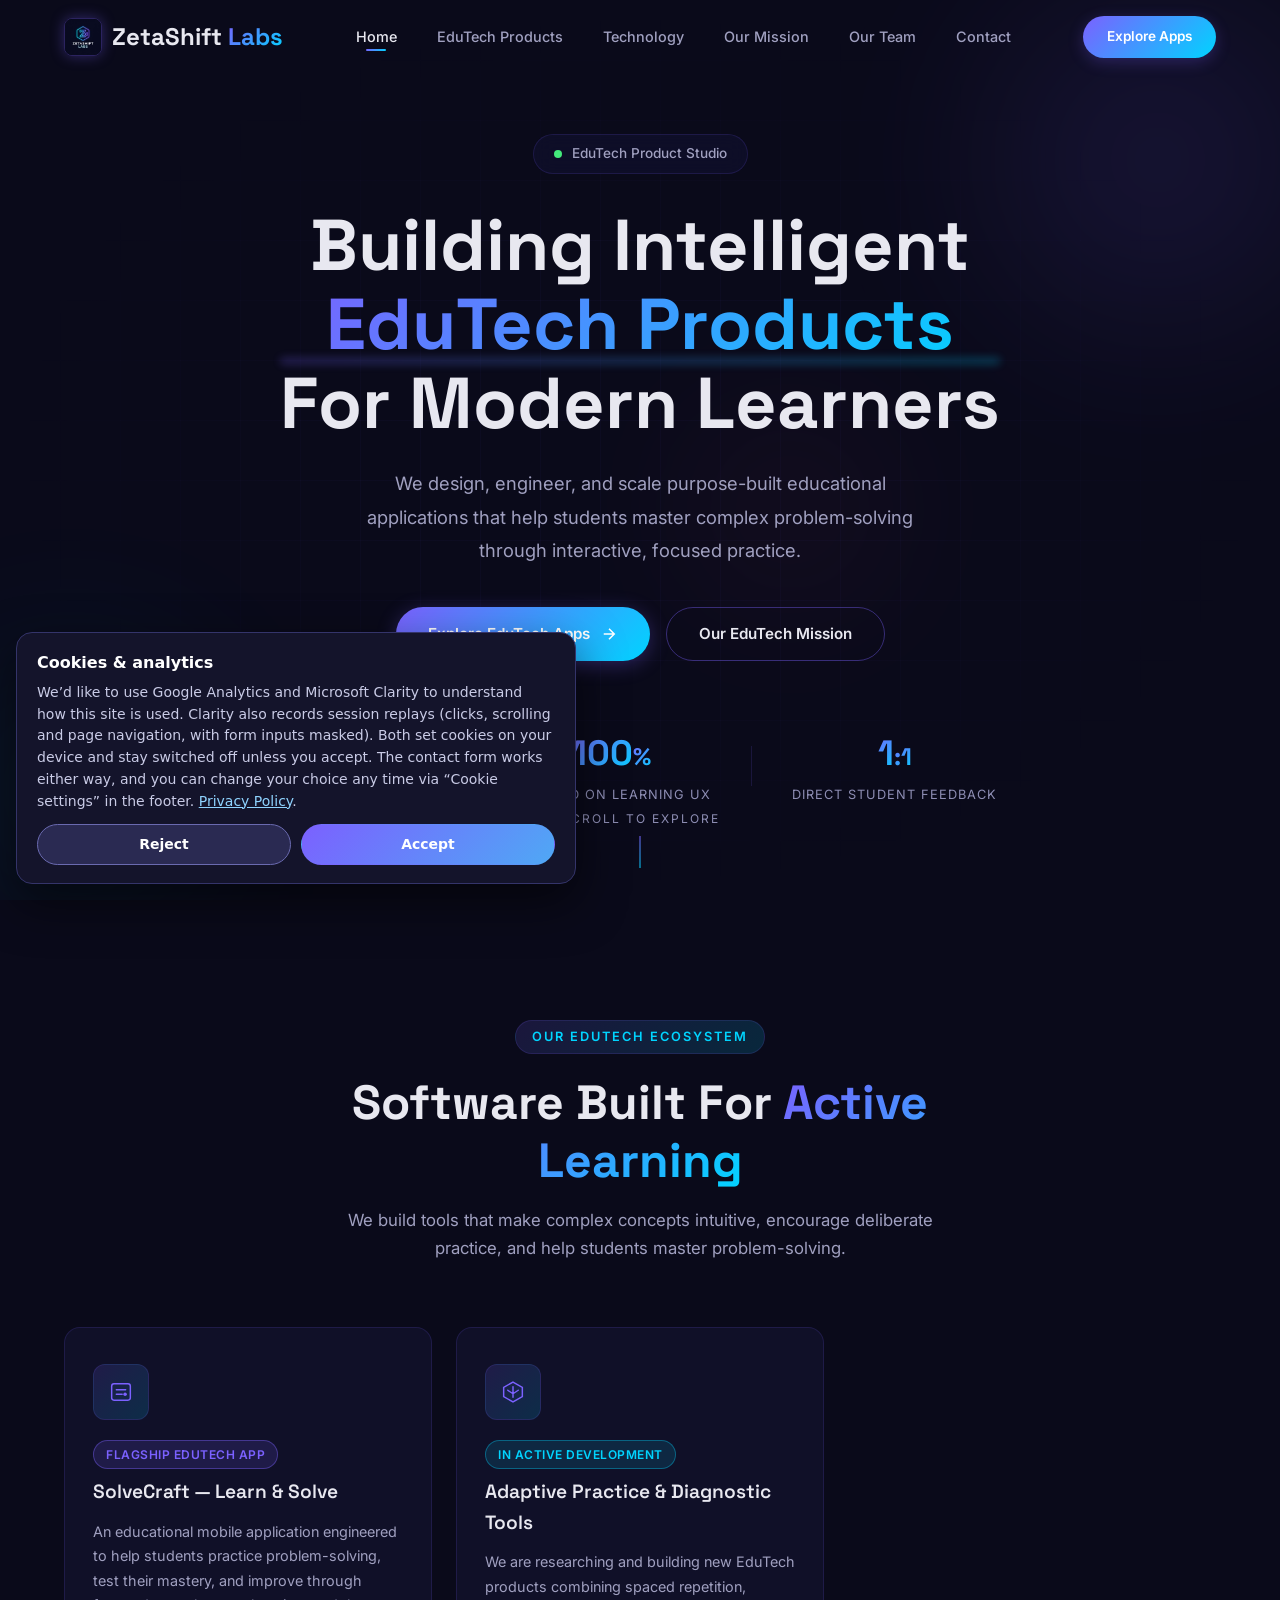
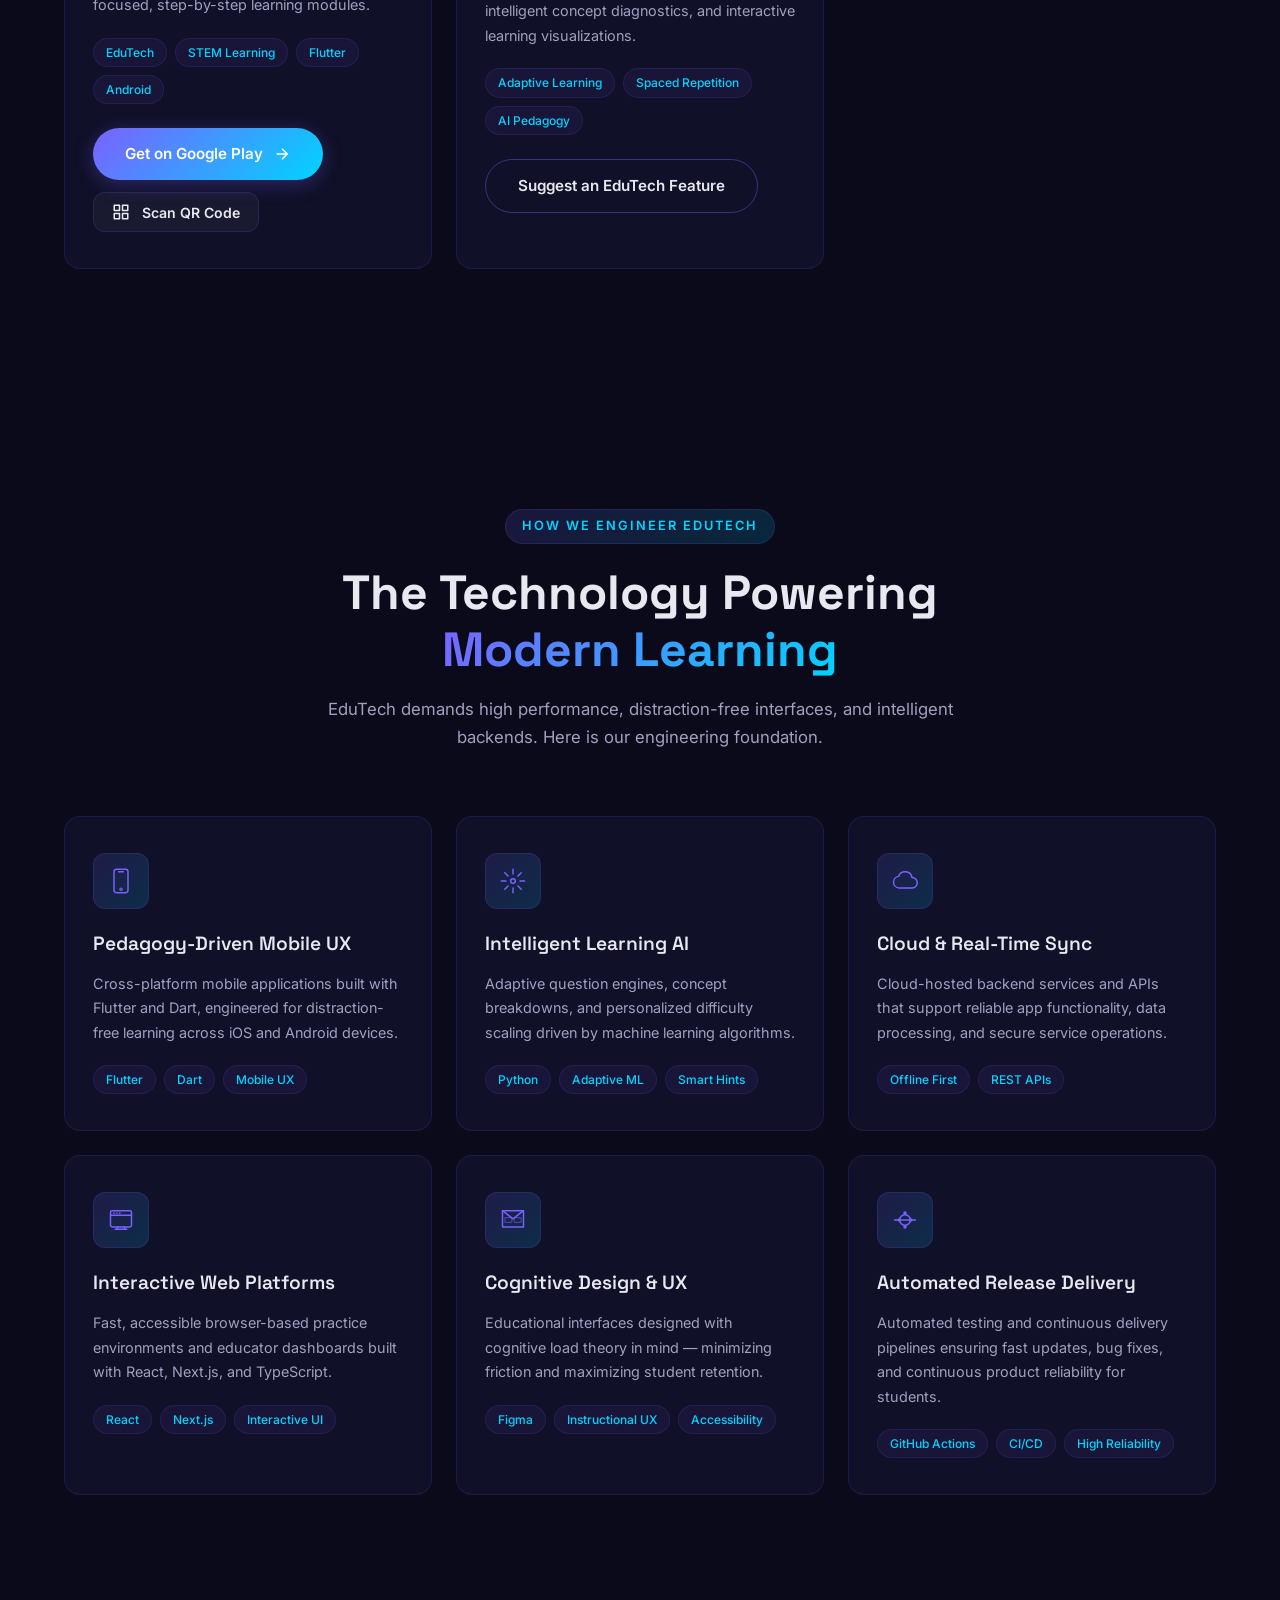
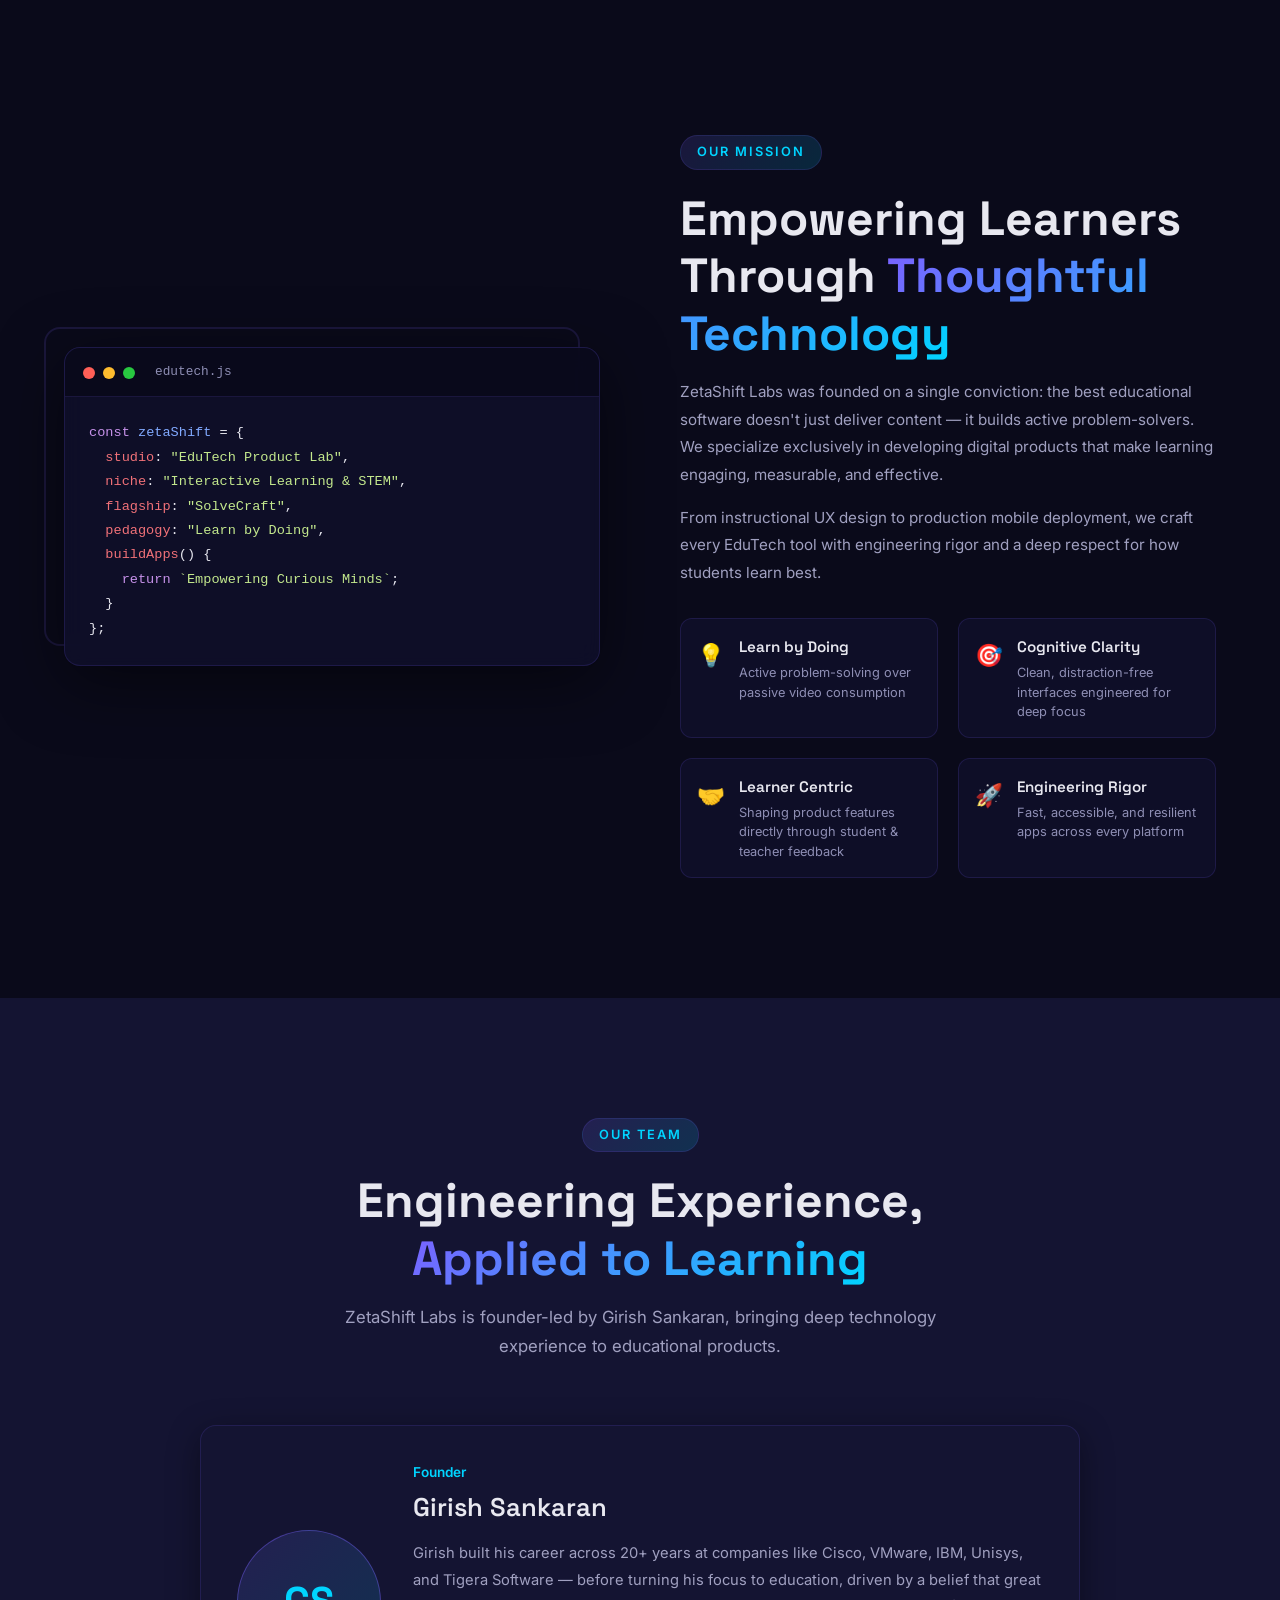
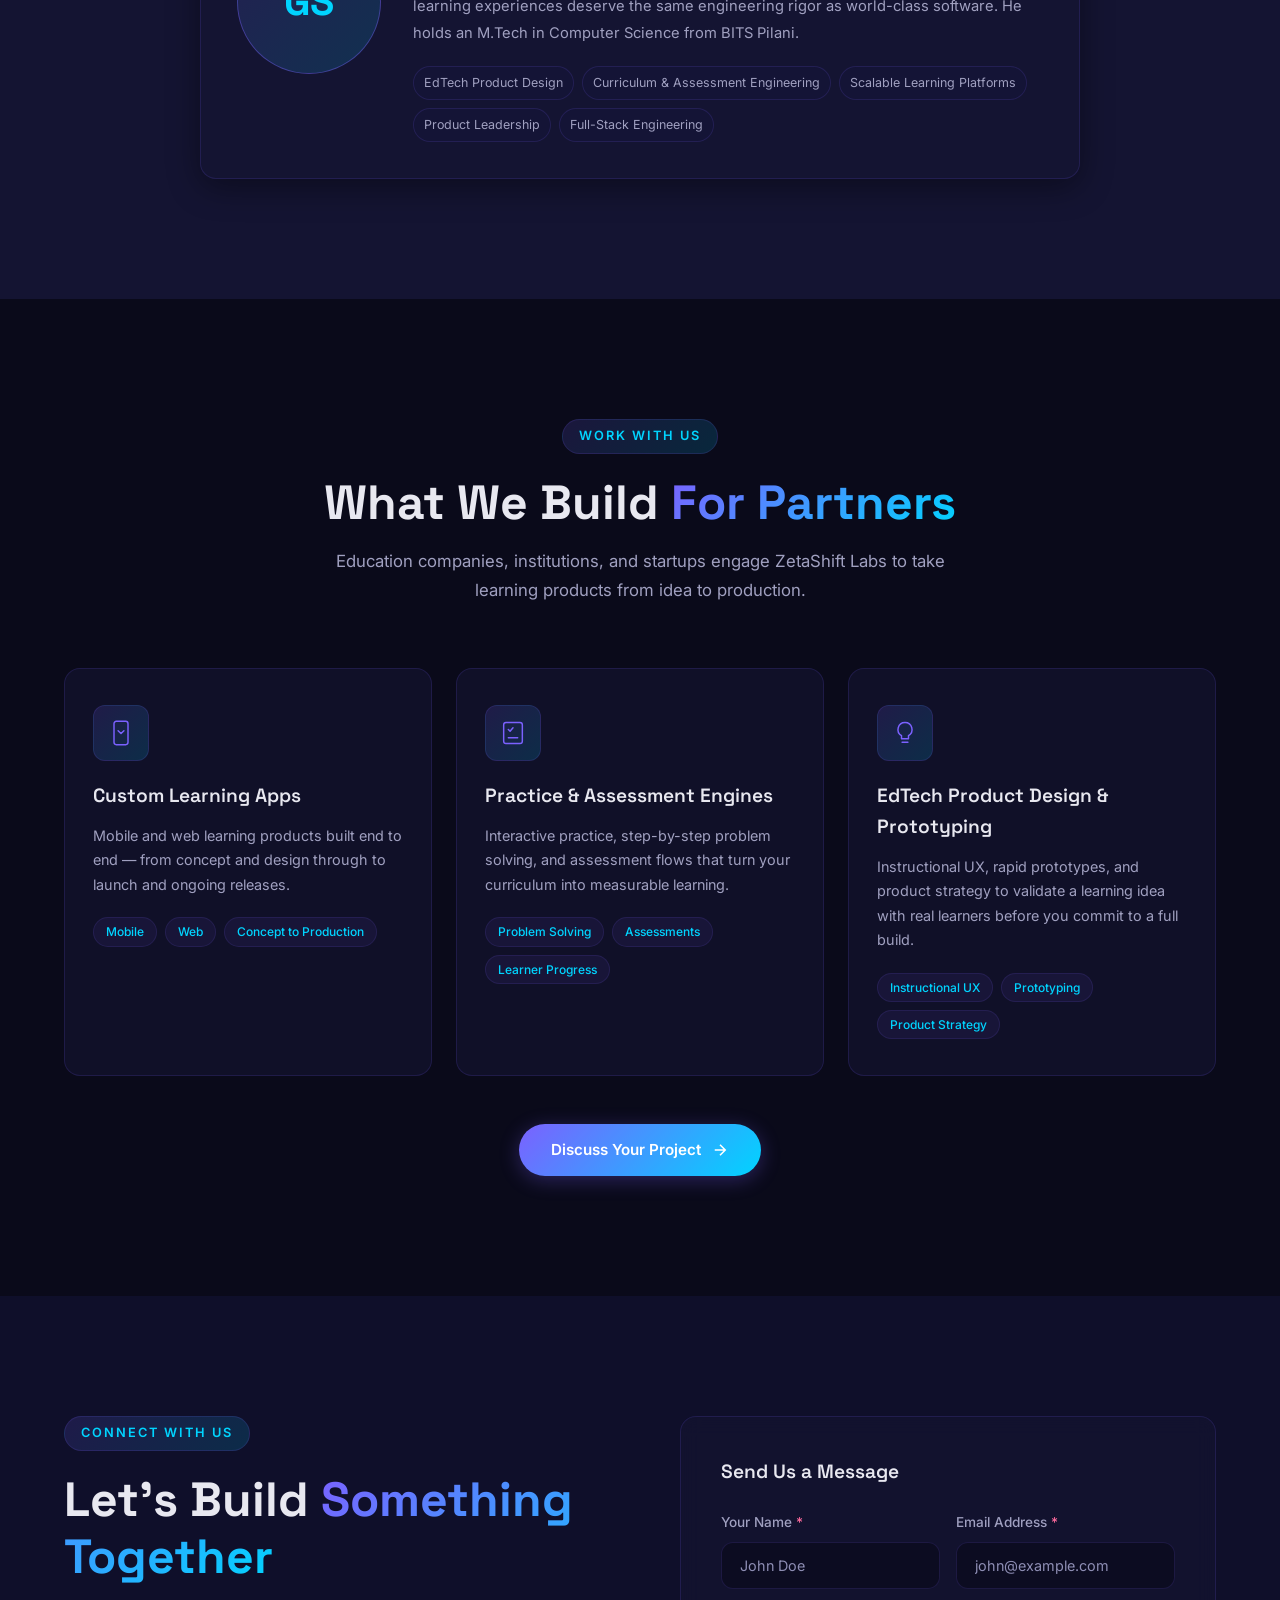
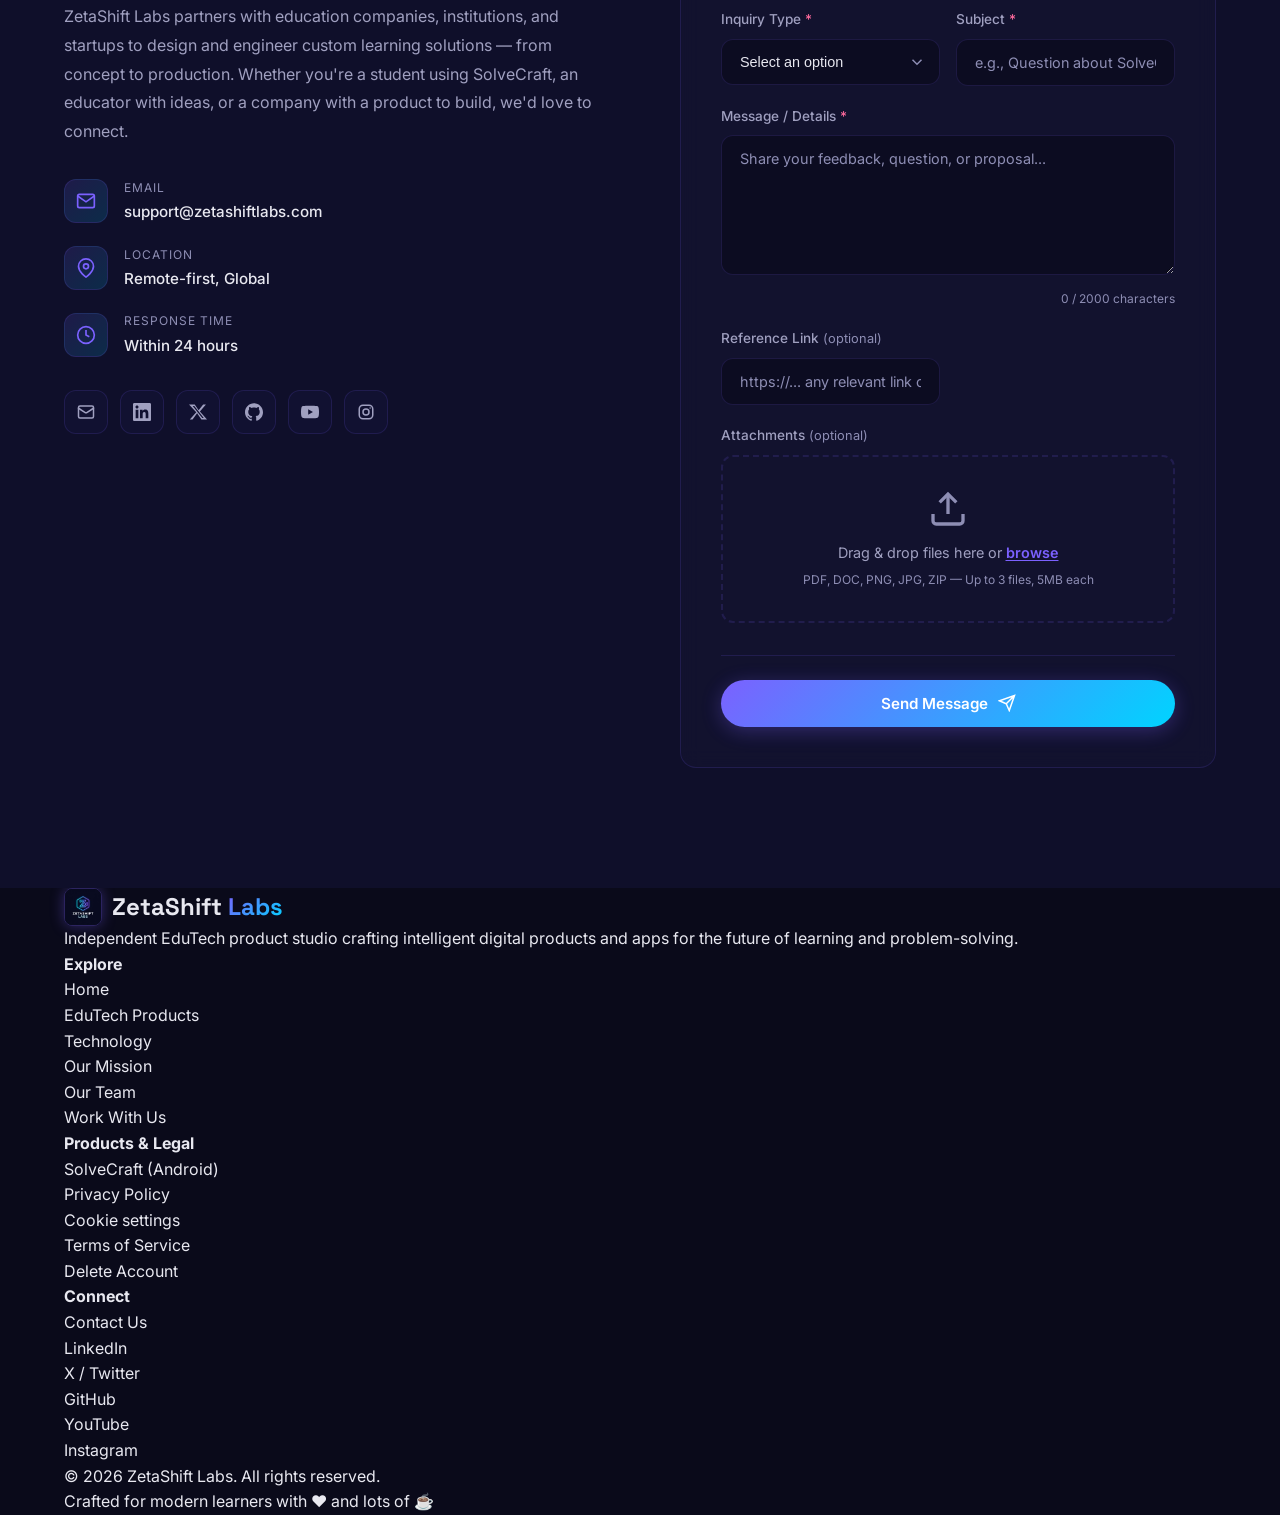
<file: index.html>
<!DOCTYPE html>
<html lang="en">

<head>
    <!-- Analytics load only after consent (see consent.js) -->
    <script src="consent.js" defer></script>
    <meta charset="UTF-8">
    <meta name="viewport" content="width=device-width, initial-scale=1.0">
    <meta name="description"
        content="ZetaShift Labs — Independent EduTech product studio designing and engineering next-generation learning apps, problem-solving tools, and interactive educational platforms.">
    <meta name="keywords"
        content="EduTech, educational technology, learning apps, SolveCraft, problem solving, STEM education, mobile learning, ZetaShift Labs">
    <meta name="author" content="ZetaShift Labs">
    <meta property="og:title" content="ZetaShift Labs — EduTech Product Studio & Learning Apps">
    <meta property="og:description"
        content="Designing and engineering next-generation EduTech products and learning applications that transform how people learn.">
    <meta property="og:type" content="website">
    <meta property="og:url" content="https://zetashiftlabs.com/">
    <meta property="og:site_name" content="ZetaShift Labs">
    <meta property="og:image" content="https://zetashiftlabs.com/zetashift-logo.jpg">
    <meta property="og:image:width" content="1024">
    <meta property="og:image:height" content="1024">
    <meta property="og:image:alt" content="ZetaShift Labs Logo">
    <meta name="twitter:card" content="summary_large_image">
    <meta name="twitter:title" content="ZetaShift Labs — EduTech Product Studio & Learning Apps">
    <meta name="twitter:description"
        content="Designing and engineering next-generation EduTech products and learning applications that transform how people learn.">
    <meta name="twitter:image" content="https://zetashiftlabs.com/zetashift-logo.jpg">
    <link rel="canonical" href="https://zetashiftlabs.com/">
    <title>ZetaShift Labs — EduTech Product Studio & Learning Apps</title>
    <link rel="icon" type="image/x-icon" href="favicon.ico">
    <link rel="icon" type="image/png" sizes="48x48" href="favicon-48x48.png">
    <link rel="icon" type="image/png" sizes="96x96" href="favicon-96x96.png">
    <link rel="icon" type="image/png" sizes="192x192" href="favicon-192x192.png">
    <link rel="apple-touch-icon" sizes="180x180" href="apple-touch-icon.png">
    <link rel="preconnect" href="https://fonts.googleapis.com">
    <link rel="preconnect" href="https://fonts.gstatic.com" crossorigin>
    <link
        href="https://fonts.googleapis.com/css2?family=Inter:wght@300;400;500;600;700;800;900&family=Space+Grotesk:wght@400;500;600;700&display=swap"
        rel="stylesheet">
    <link rel="stylesheet" href="index.css">

    <!-- Schema.org Structured Data -->
    <script type="application/ld+json">
    {
      "@context": "https://schema.org",
      "@graph": [
        {
          "@type": "WebSite",
          "@id": "https://zetashiftlabs.com/#website",
          "url": "https://zetashiftlabs.com/",
          "name": "ZetaShift Labs",
          "alternateName": [
            "zetashiftlabs",
            "ZetaShift",
            "ZetaShiftLabs",
            "ZetaShift Labs Studio"
          ],
          "description": "EduTech product studio designing and engineering next-generation learning apps, problem-solving tools, and interactive educational platforms.",
          "inLanguage": "en"
        },
        {
          "@type": "Organization",
          "@id": "https://zetashiftlabs.com/#organization",
          "name": "ZetaShift Labs",
          "alternateName": "zetashiftlabs",
          "url": "https://zetashiftlabs.com/",
          "logo": {
            "@type": "ImageObject",
            "url": "https://zetashiftlabs.com/favicon-192x192.png",
            "width": 192,
            "height": 192
          },
          "image": "https://zetashiftlabs.com/zetashift-logo.jpg",
          "description": "EduTech product studio designing and building next-generation learning applications and educational tools.",
          "contactPoint": {
            "@type": "ContactPoint",
            "email": "support@zetashiftlabs.com",
            "contactType": "customer service"
          },
          "sameAs": [
            "https://www.linkedin.com/company/zetashift-labs/",
            "https://github.com/ZetaShift-Labs"
          ]
        },
        {
          "@type": "SoftwareApplication",
          "@id": "https://zetashiftlabs.com/#solvecraft",
          "name": "SolveCraft — Learn & Solve",
          "operatingSystem": "Android",
          "applicationCategory": "EducationalApplication",
          "installUrl": "https://play.google.com/store/apps/details?id=com.girishks.snapsolve",
          "author": {
            "@id": "https://zetashiftlabs.com/#organization"
          },
          "publisher": {
            "@id": "https://zetashiftlabs.com/#organization"
          },
          "offers": {
            "@type": "Offer",
            "price": "0",
            "priceCurrency": "INR"
          },
          "description": "Educational mobile application engineered to help students practice problem-solving, test mastery, and learn through focused step-by-step learning modules."
        }
      ]
    }
    </script>
</head>

<body>
    <!-- ========== NAVIGATION ========== -->
    <nav class="navbar" id="navbar">
        <div class="nav-container">
            <a href="#home" class="nav-logo" id="nav-logo">
                <img src="zetashift-logo-128.jpg" alt="ZetaShift Labs Logo" class="logo-img" width="38" height="38">
                <span class="logo-text">ZetaShift <span class="logo-accent">Labs</span></span>
            </a>
            <ul class="nav-links" id="nav-links">
                <li><a href="#home" class="nav-link active">Home</a></li>
                <li><a href="#products" class="nav-link">EduTech Products</a></li>
                <li><a href="#technology" class="nav-link">Technology</a></li>
                <li><a href="#about" class="nav-link">Our Mission</a></li>
                <li><a href="#team" class="nav-link">Our Team</a></li>
                <li><a href="#contact" class="nav-link">Contact</a></li>
            </ul>
            <a href="#products" class="nav-cta" id="nav-cta">Explore Apps</a>
            <button class="nav-toggle" id="nav-toggle" aria-label="Toggle navigation" aria-expanded="false" aria-controls="nav-links">
                <span class="toggle-line"></span>
                <span class="toggle-line"></span>
                <span class="toggle-line"></span>
            </button>
        </div>
    </nav>

    <!-- ========== HERO SECTION ========== -->
    <section class="hero" id="home">
        <div class="hero-bg">
            <div class="hero-grid"></div>
            <div class="hero-orb hero-orb--1"></div>
            <div class="hero-orb hero-orb--2"></div>
            <div class="hero-orb hero-orb--3"></div>
            <div class="hero-particles" id="hero-particles"></div>
        </div>
        <div class="hero-content">
            <div class="hero-badge" id="hero-badge">
                <span class="badge-dot"></span>
                <span>EduTech Product Studio</span>
            </div>
            <h1 class="hero-title" id="hero-title">
                <span class="title-line">Building Intelligent</span>
                <span class="title-line title-gradient">EduTech Products</span>
                <span class="title-line">For Modern Learners</span>
            </h1>
            <p class="hero-subtitle" id="hero-subtitle">
                We design, engineer, and scale purpose-built educational applications that help students master complex
                problem-solving through interactive, focused practice.
            </p>
            <div class="hero-actions" id="hero-actions">
                <a href="#products" class="btn btn-primary">
                    <span>Explore EduTech Apps</span>
                    <svg class="btn-arrow" viewBox="0 0 24 24" fill="none" stroke="currentColor" stroke-width="2">
                        <path d="M5 12h14M12 5l7 7-7 7" />
                    </svg>
                </a>
                <a href="#about" class="btn btn-secondary">
                    <span>Our EduTech Mission</span>
                </a>
            </div>

            <div class="hero-stats" id="hero-stats">
                <div class="stat">
                    <span class="stat-number" data-count="1">0</span><span class="stat-suffix">+</span>
                    <span class="stat-label">Live EduTech Apps</span>
                </div>
                <div class="stat-divider"></div>
                <div class="stat">
                    <span class="stat-number" data-count="100">0</span><span class="stat-suffix">%</span>
                    <span class="stat-label">Focused on Learning UX</span>
                </div>
                <div class="stat-divider"></div>
                <div class="stat">
                    <span class="stat-number" data-count="1">0</span><span class="stat-suffix">:1</span>
                    <span class="stat-label">Direct Student Feedback</span>
                </div>
            </div>
        </div>
        <div class="hero-scroll">
            <a href="#products" class="scroll-indicator" id="scroll-indicator">
                <span class="scroll-text">Scroll to explore</span>
                <span class="scroll-line"></span>
            </a>
        </div>
    </section>

    <!-- ========== PRODUCTS SECTION (PRIMARY SHOWCASE) ========== -->
    <section class="section products-section" id="products">
        <div class="container">
            <div class="section-header">
                <span class="section-tag">Our EduTech Ecosystem</span>
                <h2 class="section-title">Software Built For <span class="text-gradient">Active Learning</span></h2>
                <p class="section-subtitle">We build tools that make complex concepts intuitive, encourage deliberate
                    practice, and help students master problem-solving.</p>
            </div>

            <div class="services-grid">
                <!-- Flagship Product: SolveCraft -->
                <div class="service-card" id="featured-solvecraft">
                    <div class="service-icon">
                        <svg viewBox="0 0 48 48" fill="none">
                            <rect x="8" y="10" width="32" height="28" rx="4" stroke="currentColor" stroke-width="2.5" />
                            <path d="M16 20h16M16 28h10" stroke="currentColor" stroke-width="2.5"
                                stroke-linecap="round" />
                            <circle cx="31" cy="28" r="3" fill="currentColor" />
                        </svg>
                    </div>
                    <div style="display: flex; align-items: center; gap: 8px; margin-bottom: 8px;">
                        <span class="badge-pill">Flagship EduTech App</span>
                    </div>
                    <h3 class="service-title">SolveCraft — Learn & Solve</h3>
                    <p class="service-desc">An educational mobile application engineered to help students practice
                        problem-solving, test their mastery, and improve through focused, step-by-step learning modules.
                    </p>
                    <ul class="service-tags">
                        <li>EduTech</li>
                        <li>STEM Learning</li>
                        <li>Flutter</li>
                        <li>Android</li>
                    </ul>
                    <div class="solvecraft-actions">
                        <a href="https://play.google.com/store/apps/details?id=com.girishks.snapsolve" target="_blank"
                            rel="noopener noreferrer" class="btn btn-primary" id="btn-playstore-download"
                            data-package="com.girishks.snapsolve" style="display: inline-flex; width: auto;">
                            <span>Get on Google Play</span>
                            <svg class="btn-arrow" viewBox="0 0 24 24" fill="none" stroke="currentColor"
                                stroke-width="2">
                                <path d="M5 12h14M12 5l7 7-7 7" />
                            </svg>
                        </a>

                        <div class="qr-code-wrapper" id="qr-scan-wrapper">
                            <button type="button" class="btn btn-secondary qr-trigger-btn" id="qr-toggle-btn"
                                aria-expanded="false" aria-controls="solvecraft-qr-popover"
                                title="Scan QR to install directly on phone">
                                <svg width="18" height="18" viewBox="0 0 24 24" fill="none" stroke="currentColor"
                                    stroke-width="2" stroke-linecap="round" stroke-linejoin="round"
                                    style="margin-right: 6px;">
                                    <rect x="3" y="3" width="7" height="7"></rect>
                                    <rect x="14" y="3" width="7" height="7"></rect>
                                    <rect x="14" y="14" width="7" height="7"></rect>
                                    <rect x="3" y="14" width="7" height="7"></rect>
                                </svg>
                                <span>Scan QR Code</span>
                            </button>
                            <div class="qr-code-popover" id="solvecraft-qr-popover" role="dialog"
                                aria-label="SolveCraft Scan Code">
                                <div class="qr-popover-header">
                                    <span class="qr-popover-title">Scan with Phone</span>
                                    <button type="button" class="qr-popover-close" id="qr-close-btn"
                                        aria-label="Close QR Code">&times;</button>
                                </div>
                                <div class="qr-img-frame">
                                    <img src="solvecraft-qr.png" alt="SolveCraft Google Play Scan Code" width="160"
                                        height="160" loading="lazy">
                                </div>
                                <p class="qr-popover-desc">Point your phone camera to download directly from Google Play
                                </p>
                            </div>
                        </div>
                    </div>
                </div>

                <!-- Product Pipeline / Future Apps -->
                <div class="service-card" id="featured-future">
                    <div class="service-icon">
                        <svg viewBox="0 0 48 48" fill="none">
                            <path d="M24 7l16 9v16l-16 9-16-9V16l16-9z" stroke="currentColor" stroke-width="2.5" />
                            <path d="M24 15v18M15 21l9 6 9-6" stroke="currentColor" stroke-width="2.5"
                                stroke-linecap="round" stroke-linejoin="round" />
                        </svg>
                    </div>
                    <div style="display: flex; align-items: center; gap: 8px; margin-bottom: 8px;">
                        <span class="badge-pill badge-pill--secondary">In Active Development</span>
                    </div>
                    <h3 class="service-title">Adaptive Practice & Diagnostic Tools</h3>
                    <p class="service-desc">We are researching and building new EduTech products combining spaced
                        repetition, intelligent concept diagnostics, and interactive learning visualizations.</p>
                    <ul class="service-tags">
                        <li>Adaptive Learning</li>
                        <li>Spaced Repetition</li>
                        <li>AI Pedagogy</li>
                    </ul>
                    <div style="margin-top: 1.5rem;">
                        <a href="#contact" class="btn btn-secondary" style="display: inline-flex; width: auto;">
                            <span>Suggest an EduTech Feature</span>
                        </a>
                    </div>
                </div>
            </div>
        </div>
    </section>

    <!-- ========== TECHNOLOGY & CAPABILITIES SECTION ========== -->
    <section class="section technology" id="technology">
        <div class="container">
            <div class="section-header">
                <span class="section-tag">How We Engineer EduTech</span>
                <h2 class="section-title">The Technology Powering <span class="text-gradient">Modern Learning</span>
                </h2>
                <p class="section-subtitle">EduTech demands high performance, distraction-free interfaces, and
                    intelligent backends. Here is our engineering foundation.</p>
            </div>
            <div class="services-grid">
                <div class="service-card" id="tech-mobile">
                    <div class="service-icon">
                        <svg viewBox="0 0 48 48" fill="none">
                            <rect x="12" y="4" width="24" height="40" rx="4" stroke="currentColor" stroke-width="2.5" />
                            <path d="M20 8h8" stroke="currentColor" stroke-width="2.5" stroke-linecap="round" />
                            <circle cx="24" cy="38" r="2" stroke="currentColor" stroke-width="2" />
                        </svg>
                    </div>
                    <h3 class="service-title">Pedagogy-Driven Mobile UX</h3>
                    <p class="service-desc">Cross-platform mobile applications built with Flutter and Dart, engineered
                        for distraction-free learning across iOS and Android devices.</p>
                    <ul class="service-tags">
                        <li>Flutter</li>
                        <li>Dart</li>
                        <li>Mobile UX</li>
                    </ul>
                </div>
                <div class="service-card" id="tech-ai">
                    <div class="service-icon">
                        <svg viewBox="0 0 48 48" fill="none">
                            <circle cx="24" cy="24" r="4" stroke="currentColor" stroke-width="2.5" />
                            <path
                                d="M24 4v8M24 36v8M4 24h8M36 24h8M9.86 9.86l5.66 5.66M32.48 32.48l5.66 5.66M9.86 38.14l5.66-5.66M32.48 15.52l5.66-5.66"
                                stroke="currentColor" stroke-width="2.5" stroke-linecap="round" />
                        </svg>
                    </div>
                    <h3 class="service-title">Intelligent Learning AI</h3>
                    <p class="service-desc">Adaptive question engines, concept breakdowns, and personalized difficulty
                        scaling driven by machine learning algorithms.</p>
                    <ul class="service-tags">
                        <li>Python</li>
                        <li>Adaptive ML</li>
                        <li>Smart Hints</li>
                    </ul>
                </div>
                <div class="service-card" id="tech-cloud">
                    <div class="service-icon">
                        <svg viewBox="0 0 48 48" fill="none">
                            <path d="M14 36a10 10 0 01-1-19.9A12 12 0 0136.1 18 8 8 0 0136 36H14z" stroke="currentColor"
                                stroke-width="2.5" stroke-linecap="round" stroke-linejoin="round" />
                        </svg>
                    </div>
                    <h3 class="service-title">Cloud & Real-Time Sync</h3>
                    <p class="service-desc">Cloud-hosted backend services and APIs that support reliable app
                        functionality, data processing, and secure service operations.</p>
                    <ul class="service-tags">
                        <li>Offline First</li>
                        <li>REST APIs</li>
                    </ul>
                </div>
                <div class="service-card" id="tech-web">
                    <div class="service-icon">
                        <svg viewBox="0 0 48 48" fill="none">
                            <rect x="6" y="8" width="36" height="28" rx="3" stroke="currentColor" stroke-width="2.5" />
                            <path d="M6 16h36M18 36v4M30 36v4M14 40h20" stroke="currentColor" stroke-width="2.5"
                                stroke-linecap="round" />
                            <circle cx="12" cy="12" r="1.5" fill="currentColor" />
                            <circle cx="17" cy="12" r="1.5" fill="currentColor" />
                            <circle cx="22" cy="12" r="1.5" fill="currentColor" />
                        </svg>
                    </div>
                    <h3 class="service-title">Interactive Web Platforms</h3>
                    <p class="service-desc">Fast, accessible browser-based practice environments and educator dashboards
                        built with React, Next.js, and TypeScript.</p>
                    <ul class="service-tags">
                        <li>React</li>
                        <li>Next.js</li>
                        <li>Interactive UI</li>
                    </ul>
                </div>
                <div class="service-card" id="tech-ui">
                    <div class="service-icon">
                        <svg viewBox="0 0 48 48" fill="none">
                            <path d="M6 8h36v28H6z" stroke="currentColor" stroke-width="2.5" stroke-linejoin="round" />
                            <path d="M6 8l18 14L42 8" stroke="currentColor" stroke-width="2.5" stroke-linecap="round"
                                stroke-linejoin="round" />
                            <rect x="10" y="20" width="12" height="8" rx="1" stroke="currentColor" stroke-width="2"
                                opacity="0.5" />
                            <rect x="26" y="20" width="12" height="8" rx="1" stroke="currentColor" stroke-width="2"
                                opacity="0.5" />
                        </svg>
                    </div>
                    <h3 class="service-title">Cognitive Design & UX</h3>
                    <p class="service-desc">Educational interfaces designed with cognitive load theory in mind —
                        minimizing friction and maximizing student retention.</p>
                    <ul class="service-tags">
                        <li>Figma</li>
                        <li>Instructional UX</li>
                        <li>Accessibility</li>
                    </ul>
                </div>
                <div class="service-card" id="tech-devops">
                    <div class="service-icon">
                        <svg viewBox="0 0 48 48" fill="none">
                            <path d="M6 24h36" stroke="currentColor" stroke-width="2.5" stroke-linecap="round" />
                            <path d="M14 24c4-12 16-12 20 0" stroke="currentColor" stroke-width="2.5"
                                stroke-linecap="round" />
                            <path d="M14 24c4 12 16 12 20 0" stroke="currentColor" stroke-width="2.5"
                                stroke-linecap="round" />
                            <circle cx="14" cy="24" r="3" fill="currentColor" />
                            <circle cx="34" cy="24" r="3" fill="currentColor" />
                            <circle cx="24" cy="12" r="3" fill="currentColor" />
                            <circle cx="24" cy="36" r="3" fill="currentColor" />
                        </svg>
                    </div>
                    <h3 class="service-title">Automated Release Delivery</h3>
                    <p class="service-desc">Automated testing and continuous delivery pipelines ensuring fast updates,
                        bug fixes, and continuous product reliability for students.</p>
                    <ul class="service-tags">
                        <li>GitHub Actions</li>
                        <li>CI/CD</li>
                        <li>High Reliability</li>
                    </ul>
                </div>
            </div>
        </div>
    </section>

    <!-- ========== ABOUT SECTION ========== -->
    <section class="section about" id="about">
        <div class="container">
            <div class="about-grid">
                <div class="about-visual">
                    <div class="about-image-wrapper">
                        <div class="about-pattern"></div>
                        <div class="about-code-block">
                            <div class="code-header">
                                <span class="code-dot code-dot--red"></span>
                                <span class="code-dot code-dot--yellow"></span>
                                <span class="code-dot code-dot--green"></span>
                                <span class="code-filename">edutech.js</span>
                            </div>
                            <div class="code-body">
                                <pre><code><span class="code-keyword">const</span> <span class="code-var">zetaShift</span> = {
  <span class="code-prop">studio</span>: <span class="code-string">"EduTech Product Lab"</span>,
  <span class="code-prop">niche</span>: <span class="code-string">"Interactive Learning & STEM"</span>,
  <span class="code-prop">flagship</span>: <span class="code-string">"SolveCraft"</span>,
  <span class="code-prop">pedagogy</span>: <span class="code-string">"Learn by Doing"</span>,
  <span class="code-prop">buildApps</span>() {
    <span class="code-keyword">return</span> <span class="code-string">`Empowering Curious Minds`</span>;
  }
};</code></pre>
                            </div>
                        </div>
                    </div>
                </div>
                <div class="about-content">
                    <span class="section-tag">Our Mission</span>
                    <h2 class="section-title">Empowering Learners Through <span class="text-gradient">Thoughtful
                            Technology</span></h2>
                    <p class="about-text">
                        ZetaShift Labs was founded on a single conviction: the best educational software doesn't just
                        deliver content — it builds active problem-solvers. We specialize exclusively in developing
                        digital products that make learning engaging, measurable, and effective.
                    </p>
                    <p class="about-text">
                        From instructional UX design to production mobile deployment, we craft every EduTech tool with
                        engineering rigor and a deep respect for how students learn best.
                    </p>
                    <div class="about-values">
                        <div class="value-item">
                            <div class="value-icon" aria-hidden="true">💡</div>
                            <div>
                                <h4 class="value-title">Learn by Doing</h4>
                                <p class="value-desc">Active problem-solving over passive video consumption</p>
                            </div>
                        </div>
                        <div class="value-item">
                            <div class="value-icon" aria-hidden="true">🎯</div>
                            <div>
                                <h4 class="value-title">Cognitive Clarity</h4>
                                <p class="value-desc">Clean, distraction-free interfaces engineered for deep focus</p>
                            </div>
                        </div>
                        <div class="value-item">
                            <div class="value-icon" aria-hidden="true">🤝</div>
                            <div>
                                <h4 class="value-title">Learner Centric</h4>
                                <p class="value-desc">Shaping product features directly through student & teacher
                                    feedback</p>
                            </div>
                        </div>
                        <div class="value-item">
                            <div class="value-icon" aria-hidden="true">🚀</div>
                            <div>
                                <h4 class="value-title">Engineering Rigor</h4>
                                <p class="value-desc">Fast, accessible, and resilient apps across every platform</p>
                            </div>
                        </div>
                    </div>
                </div>
            </div>
        </div>
    </section>

    <!-- ========== TEAM SECTION ========== -->
    <section class="section team-section" id="team">
        <div class="container">
            <div class="section-header">
                <span class="section-tag">Our Team</span>
                <h2 class="section-title">Engineering Experience, <span class="text-gradient">Applied to Learning</span>
                </h2>
                <p class="section-subtitle">ZetaShift Labs is founder-led by Girish Sankaran, bringing deep technology
                    experience to educational products.</p>
            </div>
            <article class="team-profile" aria-labelledby="team-founder-name">
                <div class="team-monogram" aria-hidden="true">GS</div>
                <div class="team-profile-content">
                    <p class="team-role">Founder</p>
                    <h3 class="team-name" id="team-founder-name">Girish Sankaran</h3>
                    <p class="team-bio">
                        Girish built his career across 20+ years at companies like Cisco, VMware, IBM, Unisys, and
                        Tigera Software — before turning his focus to education, driven by a belief that great learning
                        experiences deserve the same engineering rigor as world-class software. He holds an M.Tech in
                        Computer Science from BITS Pilani.
                    </p>
                    <ul class="team-specialisms" aria-label="Areas of experience">
                        <li>EdTech Product Design</li>
                        <li>Curriculum &amp; Assessment Engineering</li>
                        <li>Scalable Learning Platforms</li>
                        <li>Product Leadership</li>
                        <li>Full-Stack Engineering</li>
                    </ul>

                </div>
            </article>
        </div>
    </section>

    <!-- ========== PARTNER SERVICES SECTION ========== -->
    <section class="section partner-services" id="services">
        <div class="container">
            <div class="section-header">
                <span class="section-tag">Work With Us</span>
                <h2 class="section-title">What We Build <span class="text-gradient">For Partners</span></h2>
                <p class="section-subtitle">Education companies, institutions, and startups engage ZetaShift Labs to
                    take learning products from idea to production.</p>
            </div>
            <div class="services-grid">
                <div class="service-card" id="service-learning-apps">
                    <div class="service-icon">
                        <svg viewBox="0 0 48 48" fill="none">
                            <rect x="12" y="4" width="24" height="40" rx="4" stroke="currentColor" stroke-width="2.5" />
                            <path d="M19 20l5 5 5-5" stroke="currentColor" stroke-width="2.5" stroke-linecap="round"
                                stroke-linejoin="round" />
                        </svg>
                    </div>
                    <h3 class="service-title">Custom Learning Apps</h3>
                    <p class="service-desc">Mobile and web learning products built end to end — from concept and design
                        through to launch and ongoing releases.</p>
                    <ul class="service-tags">
                        <li>Mobile</li>
                        <li>Web</li>
                        <li>Concept to Production</li>
                    </ul>
                </div>
                <div class="service-card" id="service-assessment">
                    <div class="service-icon">
                        <svg viewBox="0 0 48 48" fill="none">
                            <rect x="8" y="6" width="32" height="36" rx="4" stroke="currentColor" stroke-width="2.5" />
                            <path d="M16 18l3 3 5-6M16 32h16" stroke="currentColor" stroke-width="2.5"
                                stroke-linecap="round" stroke-linejoin="round" />
                        </svg>
                    </div>
                    <h3 class="service-title">Practice &amp; Assessment Engines</h3>
                    <p class="service-desc">Interactive practice, step-by-step problem solving, and assessment flows
                        that turn your curriculum into measurable learning.</p>
                    <ul class="service-tags">
                        <li>Problem Solving</li>
                        <li>Assessments</li>
                        <li>Learner Progress</li>
                    </ul>
                </div>
                <div class="service-card" id="service-product-design">
                    <div class="service-icon">
                        <svg viewBox="0 0 48 48" fill="none">
                            <path d="M24 6a12 12 0 00-6 22.4V34h12v-5.6A12 12 0 0024 6zM19 40h10" stroke="currentColor"
                                stroke-width="2.5" stroke-linecap="round" stroke-linejoin="round" />
                        </svg>
                    </div>
                    <h3 class="service-title">EdTech Product Design &amp; Prototyping</h3>
                    <p class="service-desc">Instructional UX, rapid prototypes, and product strategy to validate a
                        learning idea with real learners before you commit to a full build.</p>
                    <ul class="service-tags">
                        <li>Instructional UX</li>
                        <li>Prototyping</li>
                        <li>Product Strategy</li>
                    </ul>
                </div>
            </div>
            <div class="partner-cta">
                <a href="#contact" class="btn btn-primary" id="btn-partner-contact">
                    <span>Discuss Your Project</span>
                    <svg class="btn-arrow" viewBox="0 0 24 24" fill="none" stroke="currentColor" stroke-width="2">
                        <path d="M5 12h14M12 5l7 7-7 7" />
                    </svg>
                </a>
            </div>
        </div>
    </section>

    <!-- ========== CONTACT SECTION ========== -->
    <section class="section contact" id="contact">
        <div class="container">
            <div class="contact-grid">
                <div class="contact-info">
                    <span class="section-tag">Connect With Us</span>
                    <h2 class="section-title">Let's Build <span class="text-gradient">Something Together</span></h2>
                    <p class="contact-text">ZetaShift Labs partners with education companies, institutions, and startups
                        to design and engineer custom learning solutions — from concept to production. Whether you're a
                        student using SolveCraft, an educator with ideas, or a company with a product to build, we'd
                        love to connect.</p>
                    <div class="contact-details">
                        <div class="contact-detail">
                            <div class="contact-detail-icon">
                                <svg viewBox="0 0 24 24" fill="none" stroke="currentColor" stroke-width="2">
                                    <path
                                        d="M4 4h16c1.1 0 2 .9 2 2v12c0 1.1-.9 2-2 2H4c-1.1 0-2-.9-2-2V6c0-1.1.9-2 2-2z" />
                                    <polyline points="22,6 12,13 2,6" />
                                </svg>
                            </div>
                            <div>
                                <span class="detail-label">Email</span>
                                <span class="detail-value">support@zetashiftlabs.com</span>
                            </div>
                        </div>
                        <div class="contact-detail">
                            <div class="contact-detail-icon">
                                <svg viewBox="0 0 24 24" fill="none" stroke="currentColor" stroke-width="2">
                                    <path d="M21 10c0 7-9 13-9 13s-9-6-9-13a9 9 0 0118 0z" />
                                    <circle cx="12" cy="10" r="3" />
                                </svg>
                            </div>
                            <div>
                                <span class="detail-label">Location</span>
                                <span class="detail-value">Remote-first, Global</span>
                            </div>
                        </div>
                        <div class="contact-detail">
                            <div class="contact-detail-icon">
                                <svg viewBox="0 0 24 24" fill="none" stroke="currentColor" stroke-width="2">
                                    <circle cx="12" cy="12" r="10" />
                                    <polyline points="12 6 12 12 16 14" />
                                </svg>
                            </div>
                            <div>
                                <span class="detail-label">Response Time</span>
                                <span class="detail-value">Within 24 hours</span>
                            </div>
                        </div>
                    </div>
                    <div class="contact-socials">
                        <a href="mailto:support@zetashiftlabs.com" class="social-link" id="social-email"
                            aria-label="Email us directly">
                            <svg viewBox="0 0 24 24" fill="none" stroke="currentColor" stroke-width="2"
                                stroke-linecap="round" stroke-linejoin="round">
                                <rect x="2" y="4" width="20" height="16" rx="2" />
                                <path d="m22 7-8.97 5.7a1.94 1.94 0 0 1-2.06 0L2 7" />
                            </svg>
                        </a>
                        <a href="https://www.linkedin.com/company/zetashift-labs/" target="_blank"
                            rel="noopener noreferrer" class="social-link" id="social-linkedin" aria-label="LinkedIn">
                            <svg viewBox="0 0 24 24" fill="currentColor">
                                <path
                                    d="M20.447 20.452h-3.554v-5.569c0-1.328-.027-3.037-1.852-3.037-1.853 0-2.136 1.445-2.136 2.939v5.667H9.351V9h3.414v1.561h.046c.477-.9 1.637-1.85 3.37-1.85 3.601 0 4.267 2.37 4.267 5.455v6.286zM5.337 7.433c-1.144 0-2.063-.926-2.063-2.065 0-1.138.92-2.063 2.063-2.063 1.14 0 2.064.925 2.064 2.063 0 1.139-.925 2.065-2.064 2.065zm1.782 13.019H3.555V9h3.564v11.452zM22.225 0H1.771C.792 0 0 .774 0 1.729v20.542C0 23.227.792 24 1.771 24h20.451C23.2 24 24 23.227 24 22.271V1.729C24 .774 23.2 0 22.222 0h.003z" />
                            </svg>
                        </a>
                        <a href="https://x.com/zetashiftlabs" target="_blank" rel="noopener noreferrer"
                            class="social-link" id="social-x" aria-label="X / Twitter">
                            <svg viewBox="0 0 24 24" fill="currentColor" aria-hidden="true">
                                <path
                                    d="M18.901 2h3.68l-8.04 9.19L24 22h-7.406l-5.8-8.485L4.74 22H1.06l8.6-9.83L0 2h7.594l5.243 7.77L18.901 2Zm-1.29 18h2.039L7.084 3.9H4.936L17.611 20Z" />
                            </svg>
                        </a>
                        <a href="https://github.com/ZetaShift-Labs" target="_blank" rel="noopener noreferrer"
                            class="social-link" id="social-github" aria-label="GitHub">
                            <svg viewBox="0 0 24 24" fill="currentColor">
                                <path
                                    d="M12 .297c-6.63 0-12 5.373-12 12 0 5.303 3.438 9.8 8.205 11.385.6.113.82-.258.82-.577 0-.285-.01-1.04-.015-2.04-3.338.724-4.042-1.61-4.042-1.61C4.422 18.07 3.633 17.7 3.633 17.7c-1.087-.744.084-.729.084-.729 1.205.084 1.838 1.236 1.838 1.236 1.07 1.835 2.809 1.305 3.495.998.108-.776.417-1.305.76-1.605-2.665-.3-5.466-1.332-5.466-5.93 0-1.31.465-2.38 1.235-3.22-.135-.303-.54-1.523.105-3.176 0 0 1.005-.322 3.3 1.23.96-.267 1.98-.399 3-.405 1.02.006 2.04.138 3 .405 2.28-1.552 3.285-1.23 3.285-1.23.645 1.653.24 2.873.12 3.176.765.84 1.23 1.91 1.23 3.22 0 4.61-2.805 5.625-5.475 5.92.42.36.81 1.096.81 2.22 0 1.606-.015 2.896-.015 3.286 0 .315.21.69.825.57C20.565 22.092 24 17.592 24 12.297c0-6.627-5.373-12-12-12" />
                            </svg>
                        </a>
                        <a href="https://www.youtube.com/@ZetaShiftLabs" target="_blank" rel="noopener noreferrer"
                            class="social-link" id="social-youtube" aria-label="YouTube">
                            <svg viewBox="0 0 24 24" fill="currentColor" aria-hidden="true">
                                <path
                                    d="M23.5 6.2a3 3 0 0 0-2.1-2.1C19.5 3.6 12 3.6 12 3.6s-7.5 0-9.4.5A3 3 0 0 0 .5 6.2 31 31 0 0 0 0 12a31 31 0 0 0 .5 5.8 3 3 0 0 0 2.1 2.1c1.9.5 9.4.5 9.4.5s7.5 0 9.4-.5a3 3 0 0 0 2.1-2.1A31 31 0 0 0 24 12a31 31 0 0 0-.5-5.8ZM9.6 15.6V8.4l6.3 3.6-6.3 3.6Z" />
                            </svg>
                        </a>
                        <a href="https://www.instagram.com/zetashiftlabs/" target="_blank" rel="noopener noreferrer"
                            class="social-link" id="social-instagram" aria-label="Instagram">
                            <svg viewBox="0 0 24 24" fill="none" stroke="currentColor" stroke-width="2"
                                aria-hidden="true">
                                <rect x="3" y="3" width="18" height="18" rx="5" />
                                <circle cx="12" cy="12" r="4" />
                                <circle cx="17.5" cy="6.5" r="1" fill="currentColor" stroke="none" />
                            </svg>
                        </a>
                    </div>
                </div>
                <div class="contact-form-wrapper">
                    <form class="contact-form" id="contact-form" novalidate>
                        <!-- Honeypot Anti-Spam Field (hidden from human users) -->
                        <div style="position: absolute; left: -9999px; opacity: 0; pointer-events: none;"
                            aria-hidden="true">
                            <label for="form-botcheck">Leave this field blank</label>
                            <input type="text" id="form-botcheck" name="botcheck" tabindex="-1" autocomplete="off">
                        </div>

                        <h3 class="form-step-title">Send Us a Message</h3>

                        <div class="form-row">
                            <div class="form-group">
                                <label for="name" class="form-label">Your Name <span class="required">*</span></label>
                                <input type="text" id="name" name="name" class="form-input" placeholder="John Doe"
                                    required>
                                <span class="form-error" id="name-error">Please enter your name</span>
                            </div>
                            <div class="form-group">
                                <label for="email" class="form-label">Email Address <span
                                        class="required">*</span></label>
                                <input type="email" id="email" name="email" class="form-input"
                                    placeholder="john@example.com" required>
                                <span class="form-error" id="email-error">Please enter a valid email</span>
                            </div>
                        </div>

                        <div class="form-row">
                            <div class="form-group">
                                <label for="inquiry-type" class="form-label">Inquiry Type <span
                                        class="required">*</span></label>
                                <div class="select-wrapper">
                                    <select id="inquiry-type" name="inquiry-type" class="form-input form-select"
                                        required>
                                        <option value="" disabled selected>Select an option</option>
                                        <option value="SolveCraft Student Feedback / Support">SolveCraft Student
                                            Feedback & Support</option>
                                        <option value="Educator / Curriculum Partnership">Educator / Curriculum
                                            Partnership</option>
                                        <option value="EduTech Feature Suggestion">EduTech Feature Suggestion</option>
                                        <option value="General EduTech Inquiry">General Studio Inquiry</option>
                                    </select>
                                    <svg class="select-arrow" viewBox="0 0 24 24" fill="none" stroke="currentColor"
                                        stroke-width="2">
                                        <path d="M6 9l6 6 6-6" />
                                    </svg>
                                </div>
                                <span class="form-error" id="inquiry-type-error">Please select an inquiry type</span>
                            </div>
                            <div class="form-group">
                                <label for="subject" class="form-label">Subject <span class="required">*</span></label>
                                <input type="text" id="subject" name="subject" class="form-input"
                                    placeholder="e.g., Question about SolveCraft" required>
                                <span class="form-error" id="subject-error">Please enter a subject</span>
                            </div>
                        </div>

                        <div class="form-group">
                            <label for="message" class="form-label">Message / Details <span
                                    class="required">*</span></label>
                            <textarea id="message" name="message" class="form-input form-textarea"
                                placeholder="Share your feedback, question, or proposal..." rows="5"
                                required></textarea>
                            <span class="form-error" id="message-error">Please enter your message</span>
                            <div class="char-counter"><span id="char-count">0</span> / 2000 characters</div>
                        </div>

                        <div class="form-row">
                            <div class="form-group" style="flex: 1;">
                                <label for="reference-link" class="form-label">Reference Link <span
                                        class="form-hint">(optional)</span></label>
                                <input type="url" id="reference-link" name="reference-link" class="form-input"
                                    placeholder="https://... any relevant link or reference">
                            </div>
                        </div>

                        <div class="form-group">
                            <label class="form-label" id="attachments-label">Attachments <span class="form-hint">(optional)</span></label>
                            <div class="file-upload" id="file-upload">
                                <input type="file" id="file-input" name="attachments" multiple
                                    accept=".pdf,.doc,.docx,.png,.jpg,.jpeg,.zip" hidden>
                                <div class="file-upload-area" id="file-upload-area" role="button" tabindex="0" aria-labelledby="attachments-label file-upload-text" aria-describedby="file-upload-hint">
                                    <svg class="file-upload-icon" viewBox="0 0 24 24" fill="none" stroke="currentColor"
                                        stroke-width="2">
                                        <path d="M21 15v4a2 2 0 01-2 2H5a2 2 0 01-2-2v-4" />
                                        <polyline points="17 8 12 3 7 8" />
                                        <line x1="12" y1="3" x2="12" y2="15" />
                                    </svg>
                                    <p class="file-upload-text" id="file-upload-text">Drag & drop files here or <span
                                            class="file-upload-link">browse</span></p>
                                    <p class="file-upload-hint" id="file-upload-hint">PDF, DOC, PNG, JPG, ZIP — Up to 3 files, 5MB each</p>
                                </div>
                                <div class="file-list" id="file-list" aria-live="polite"></div>
                            </div>
                        </div>

                        <div class="form-nav" style="margin-top: 20px;">
                            <button type="submit" class="btn btn-primary btn-full" id="contact-submit">
                                <span>Send Message</span>
                                <svg class="btn-arrow" viewBox="0 0 24 24" fill="none" stroke="currentColor"
                                    stroke-width="2">
                                    <path d="M22 2L11 13M22 2l-7 20-4-9-9-4 20-7z" />
                                </svg>
                            </button>
                        </div>

                        <!-- SUCCESS STATE -->
                        <div class="form-success" id="form-success" role="status" aria-live="polite">
                            <div class="success-animation">
                                <svg class="success-checkmark" viewBox="0 0 52 52">
                                    <circle class="success-circle" cx="26" cy="26" r="25" fill="none" />
                                    <path class="success-check" fill="none" d="M14.1 27.2l7.1 7.2 16.7-16.8" />
                                </svg>
                            </div>
                            <h3 class="success-title" tabindex="-1">Message Received!</h3>
                            <p class="success-text">Thank you for connecting with ZetaShift Labs. We've received your
                                message and will get back to you shortly.</p>
                            <button type="button" class="btn btn-secondary" onclick="resetForm()">Send Another
                                Message</button>
                        </div>
                    </form>
                </div>
            </div>
        </div>
    </section>

    <!-- ========== FOOTER ========== -->
    <footer class="footer" id="footer">
        <div class="container">
            <div class="footer-grid">
                <div class="footer-brand">
                    <a href="#home" class="nav-logo">
                        <img src="zetashift-logo-128.jpg" alt="ZetaShift Labs Logo" class="logo-img" width="38" height="38">
                        <span class="logo-text">ZetaShift <span class="logo-accent">Labs</span></span>
                    </a>
                    <p class="footer-desc">Independent EduTech product studio crafting intelligent digital products and
                        apps for the future of learning and problem-solving.</p>
                </div>
                <div class="footer-links-group">
                    <h4 class="footer-heading">Explore</h4>
                    <ul class="footer-links">
                        <li><a href="#home">Home</a></li>
                        <li><a href="#products">EduTech Products</a></li>
                        <li><a href="#technology">Technology</a></li>
                        <li><a href="#about">Our Mission</a></li>
                        <li><a href="#team">Our Team</a></li>
                        <li><a href="#services">Work With Us</a></li>
                    </ul>
                </div>
                <div class="footer-links-group">
                    <h4 class="footer-heading">Products & Legal</h4>
                    <ul class="footer-links">
                        <li><a href="https://play.google.com/store/apps/details?id=com.girishks.snapsolve"
                                data-package="com.girishks.snapsolve" target="_blank"
                                rel="noopener noreferrer">SolveCraft (Android)</a></li>
                        <li><a href="privacy-policy.html" target="_blank">Privacy Policy</a></li>
                        <li><a href="#" data-cookie-settings>Cookie settings</a></li>
                        <li><a href="terms-of-service.html" target="_blank">Terms of Service</a></li>
                        <li><a href="delete-account.html" target="_blank">Delete Account</a></li>
                    </ul>
                </div>
                <div class="footer-links-group">
                    <h4 class="footer-heading">Connect</h4>
                    <ul class="footer-links">
                        <li><a href="#contact">Contact Us</a></li>
                        <li><a href="https://www.linkedin.com/company/zetashift-labs/" target="_blank"
                                rel="noopener noreferrer">LinkedIn</a></li>
                        <li><a href="https://x.com/zetashiftlabs" target="_blank" rel="noopener noreferrer">X /
                                Twitter</a></li>
                        <li><a href="https://github.com/ZetaShift-Labs" target="_blank"
                                rel="noopener noreferrer">GitHub</a></li>
                        <li><a href="https://www.youtube.com/@ZetaShiftLabs" target="_blank"
                                rel="noopener noreferrer">YouTube</a></li>
                        <li><a href="https://www.instagram.com/zetashiftlabs/" target="_blank"
                                rel="noopener noreferrer">Instagram</a></li>
                    </ul>
                </div>
            </div>
            <div class="footer-bottom">
                <p>&copy; 2026 ZetaShift Labs. All rights reserved.</p>
                <p>Crafted for modern learners with ❤️ and lots of ☕</p>
            </div>
        </div>
    </footer>

    <script src="script.js"></script>
</body>

</html>
</file>
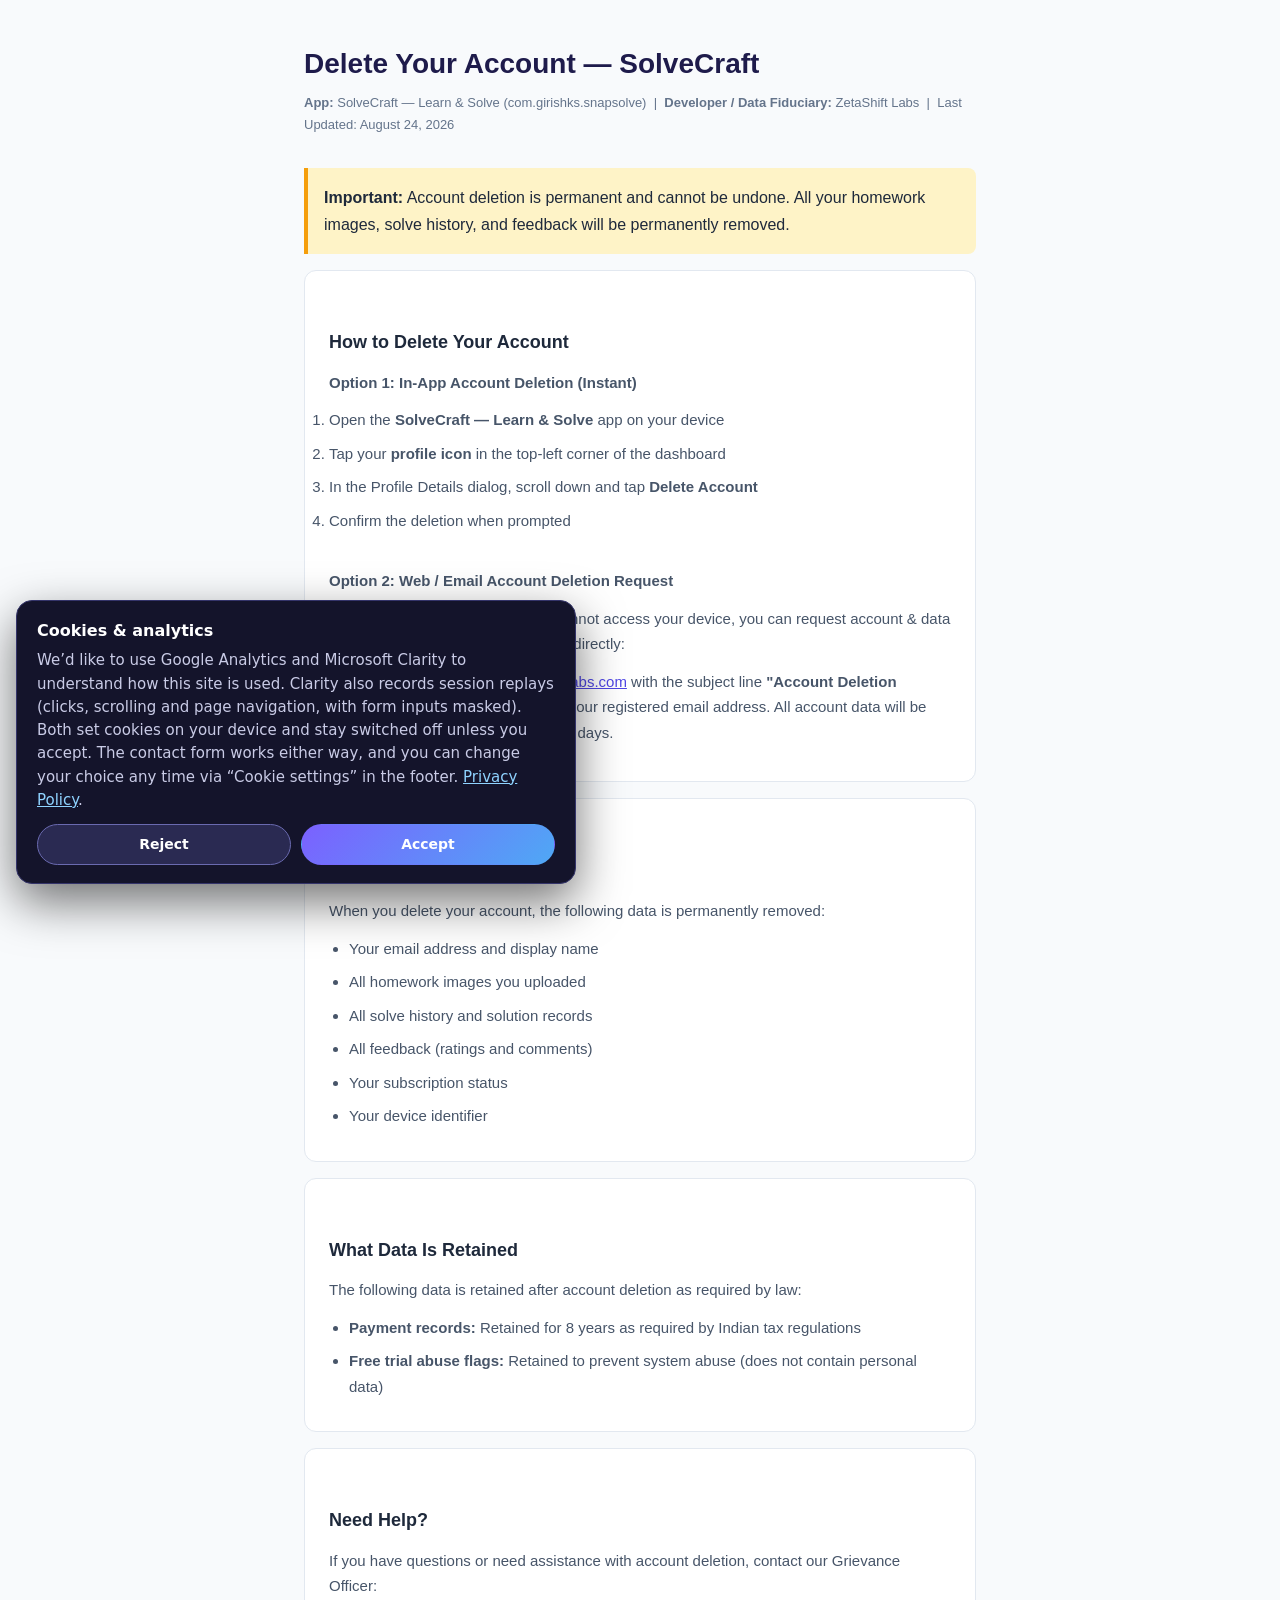
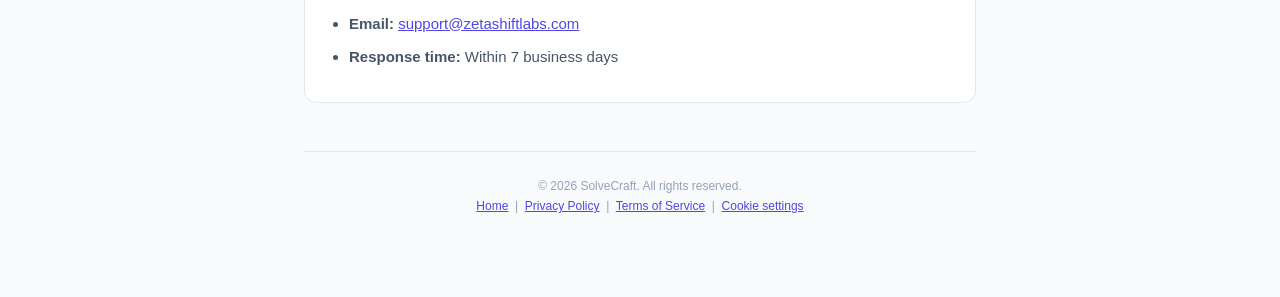
<file: delete-account.html>
<!DOCTYPE html>
<html lang="en">
<head>
    <!-- Analytics load only after consent (see consent.js) -->
    <script src="consent.js" defer></script>
    <meta charset="UTF-8">
    <meta name="viewport" content="width=device-width, initial-scale=1.0">
    <title>SolveCraft — Delete Account</title>
    <link rel="icon" type="image/x-icon" href="favicon.ico">
    <link rel="icon" type="image/png" sizes="48x48" href="favicon-48x48.png">
    <link rel="icon" type="image/png" sizes="192x192" href="favicon-192x192.png">
    <link rel="apple-touch-icon" sizes="180x180" href="apple-touch-icon.png">
    <style>
        * { margin: 0; padding: 0; box-sizing: border-box; }
        body { font-family: -apple-system, BlinkMacSystemFont, 'Segoe UI', Roboto, sans-serif; color: #1e293b; line-height: 1.7; background: #f8fafc; }
        .container { max-width: 720px; margin: 0 auto; padding: 40px 24px 80px; }
        h1 { font-size: 28px; font-weight: 800; color: #1e1b4b; margin-bottom: 4px; }
        .meta { color: #64748b; font-size: 13px; margin-bottom: 32px; }
        h2 { font-size: 18px; font-weight: 700; color: #1e293b; margin-top: 32px; margin-bottom: 12px; }
        p, li { font-size: 15px; color: #475569; margin-bottom: 12px; }
        ul { padding-left: 20px; }
        li { margin-bottom: 8px; }
        .highlight { background: #fef3c7; border-left: 4px solid #f59e0b; padding: 16px; border-radius: 0 8px 8px 0; margin: 16px 0; }
        .section { background: #fff; border: 1px solid #e2e8f0; border-radius: 12px; padding: 24px; margin-bottom: 16px; }
        .footer { text-align: center; color: #94a3b8; font-size: 12px; margin-top: 48px; padding-top: 24px; border-top: 1px solid #e2e8f0; }
        a { color: #4f46e5; }
    </style>
</head>
<body>
<div class="container">
    <h1>Delete Your Account — SolveCraft</h1>
    <p class="meta"><strong>App:</strong> SolveCraft — Learn & Solve (com.girishks.snapsolve) &nbsp;|&nbsp; <strong>Developer / Data Fiduciary:</strong> ZetaShift Labs &nbsp;|&nbsp; Last Updated: August 24, 2026</p>

    <div class="highlight">
        <strong>Important:</strong> Account deletion is permanent and cannot be undone. All your homework images, solve history, and feedback will be permanently removed.
    </div>

    <div class="section">
        <h2>How to Delete Your Account</h2>
        <p><strong>Option 1: In-App Account Deletion (Instant)</strong></p>
        <ol>
            <li>Open the <strong>SolveCraft — Learn & Solve</strong> app on your device</li>
            <li>Tap your <strong>profile icon</strong> in the top-left corner of the dashboard</li>
            <li>In the Profile Details dialog, scroll down and tap <strong>Delete Account</strong></li>
            <li>Confirm the deletion when prompted</li>
        </ol>
        <br>
        <p><strong>Option 2: Web / Email Account Deletion Request</strong></p>
        <p>If you have uninstalled the app or cannot access your device, you can request account & data deletion by emailing <strong>ZetaShift Labs</strong> directly:</p>
        <p>Send an email to <a href="mailto:support@zetashiftlabs.com?subject=Account%20Deletion%20Request%20-%20SolveCraft">support@zetashiftlabs.com</a> with the subject line <strong>"Account Deletion Request - SolveCraft"</strong> and include your registered email address. All account data will be permanently wiped within 7 business days.</p>
    </div>

    <div class="section">
        <h2>What Data Is Deleted</h2>
        <p>When you delete your account, the following data is permanently removed:</p>
        <ul>
            <li>Your email address and display name</li>
            <li>All homework images you uploaded</li>
            <li>All solve history and solution records</li>
            <li>All feedback (ratings and comments)</li>
            <li>Your subscription status</li>
            <li>Your device identifier</li>
        </ul>
    </div>

    <div class="section">
        <h2>What Data Is Retained</h2>
        <p>The following data is retained after account deletion as required by law:</p>
        <ul>
            <li><strong>Payment records:</strong> Retained for 8 years as required by Indian tax regulations</li>
            <li><strong>Free trial abuse flags:</strong> Retained to prevent system abuse (does not contain personal data)</li>
        </ul>
    </div>

    <div class="section">
        <h2>Need Help?</h2>
        <p>If you have questions or need assistance with account deletion, contact our Grievance Officer:</p>
        <ul>
            <li><strong>Email:</strong> <a href="mailto:support@zetashiftlabs.com">support@zetashiftlabs.com</a></li>
            <li><strong>Response time:</strong> Within 7 business days</li>
        </ul>
    </div>

    <div class="footer">
        &copy; 2026 SolveCraft. All rights reserved.<br>
        <a href="https://zetashiftlabs.com/">Home</a> &nbsp;|&nbsp; <a href="privacy-policy.html">Privacy Policy</a> &nbsp;|&nbsp; <a href="terms-of-service.html">Terms of Service</a> &nbsp;|&nbsp; <a href="#" data-cookie-settings>Cookie settings</a>
    </div>
</div>
</body>
</html>
</file>
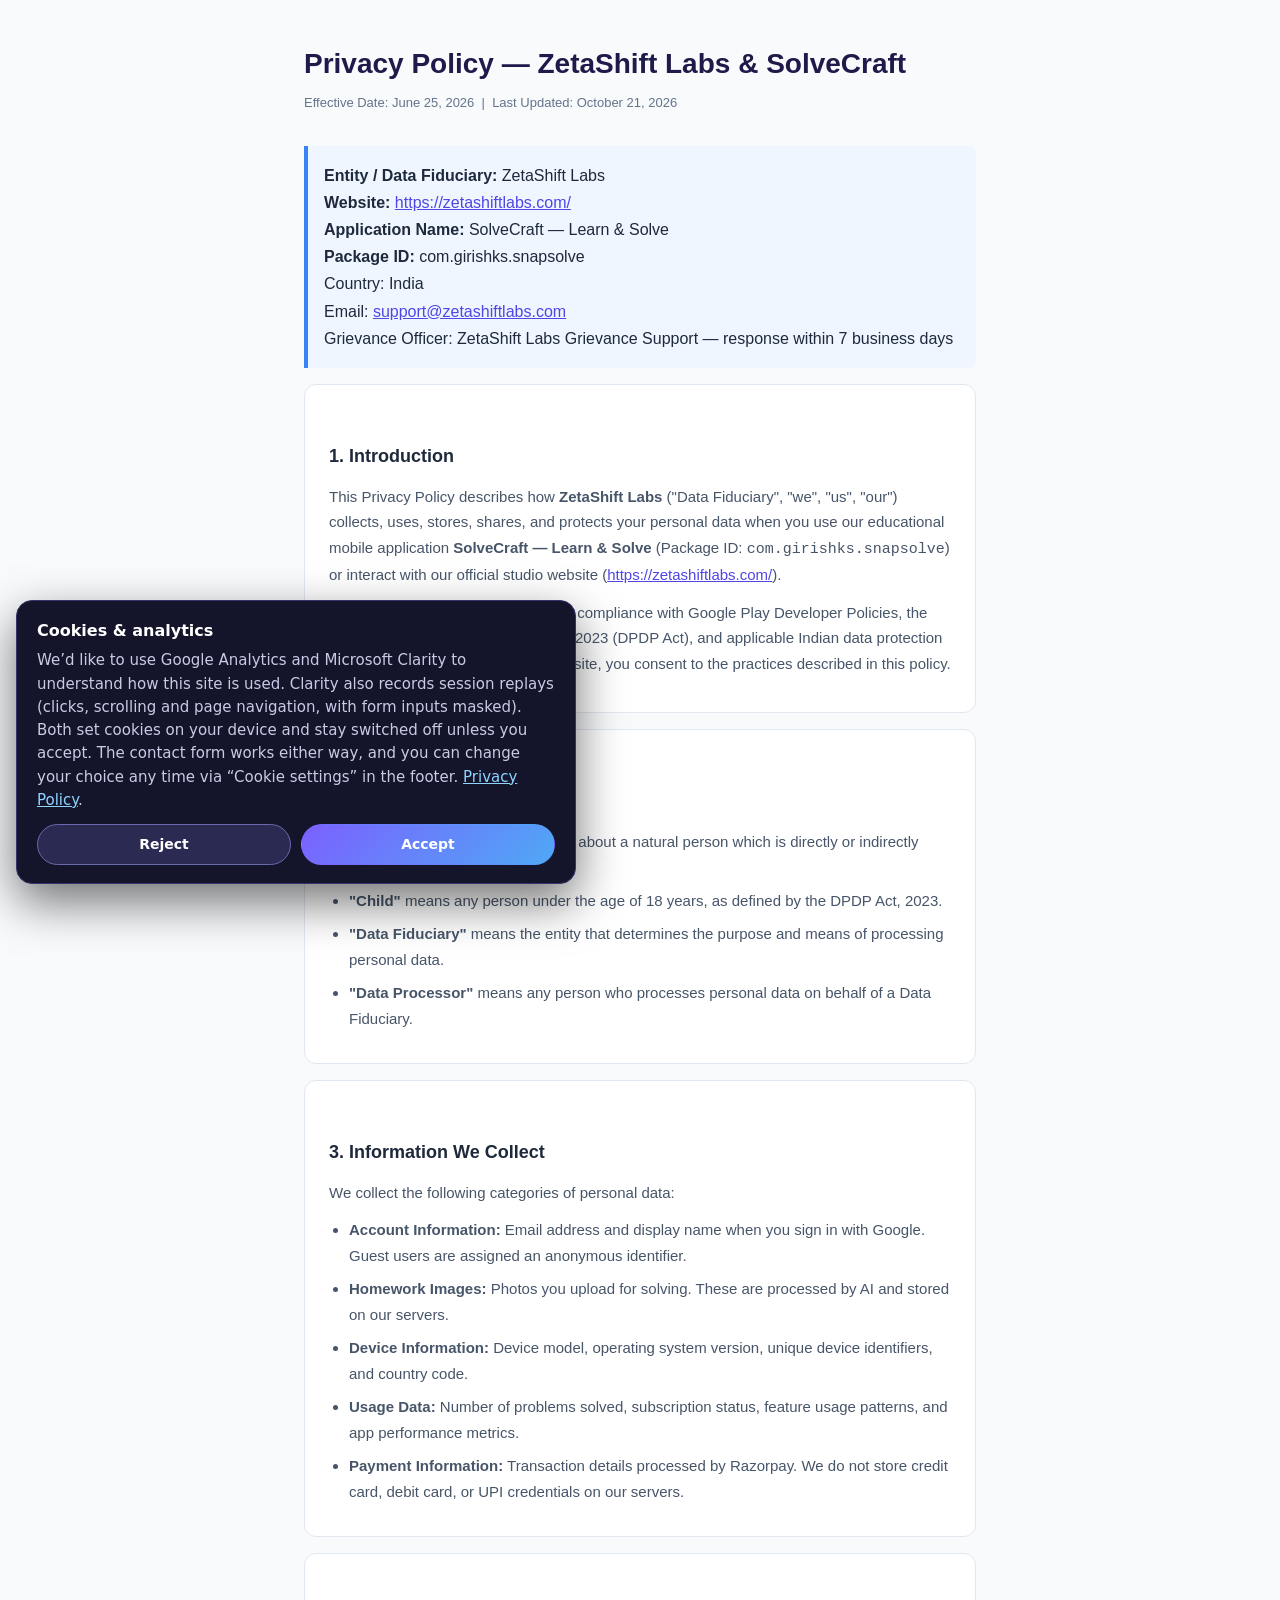
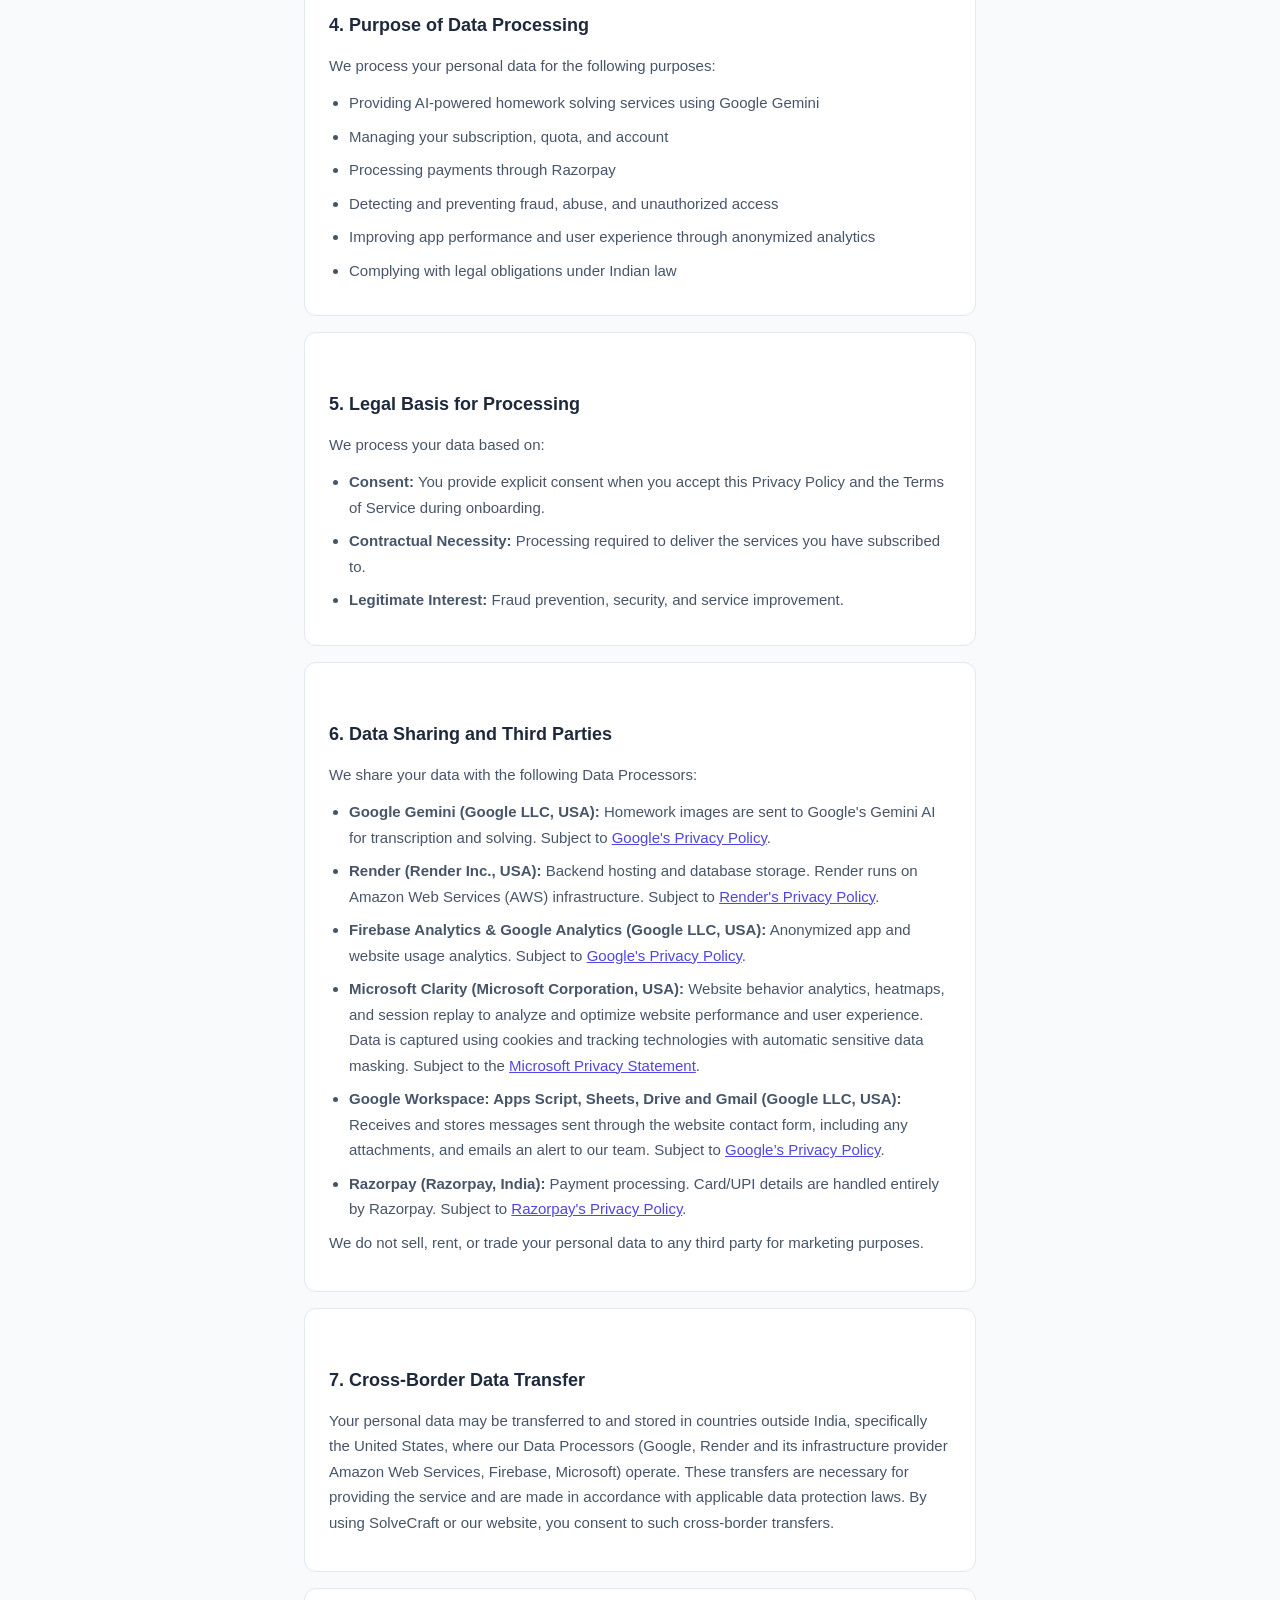
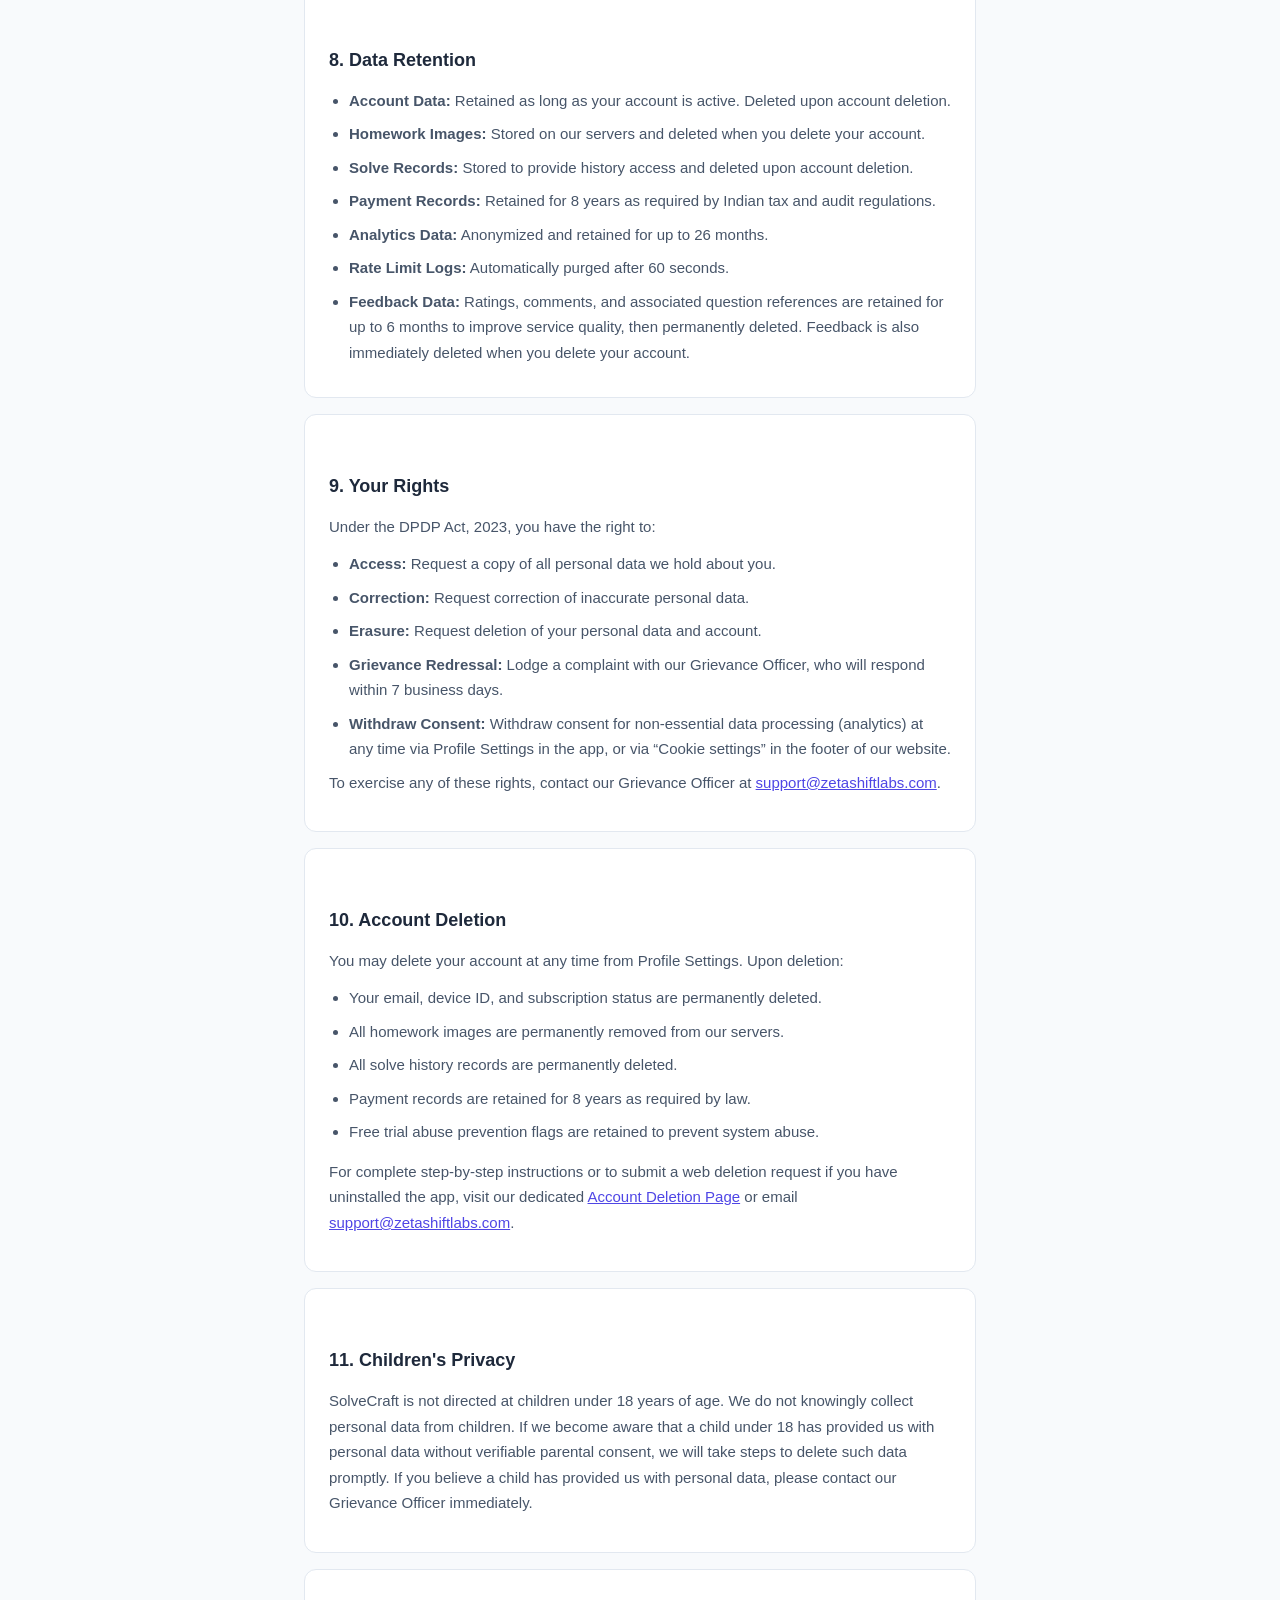
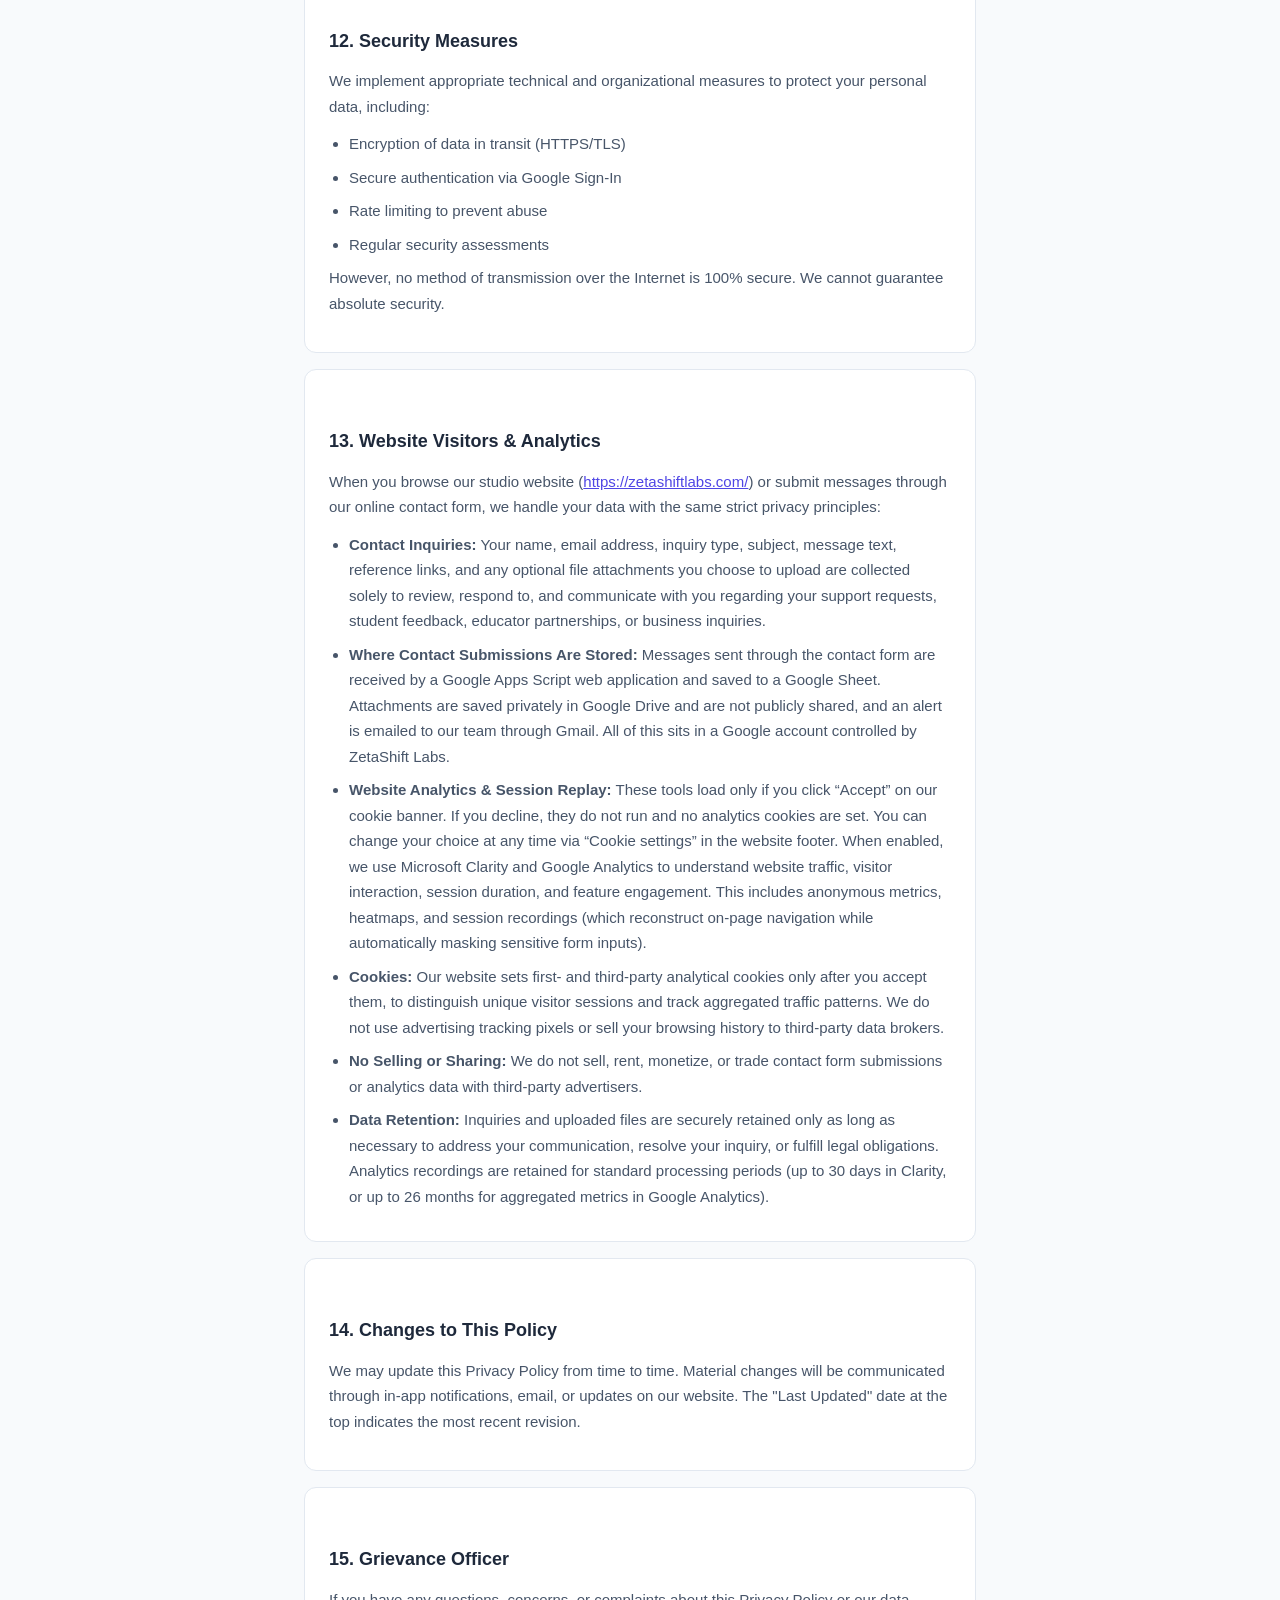
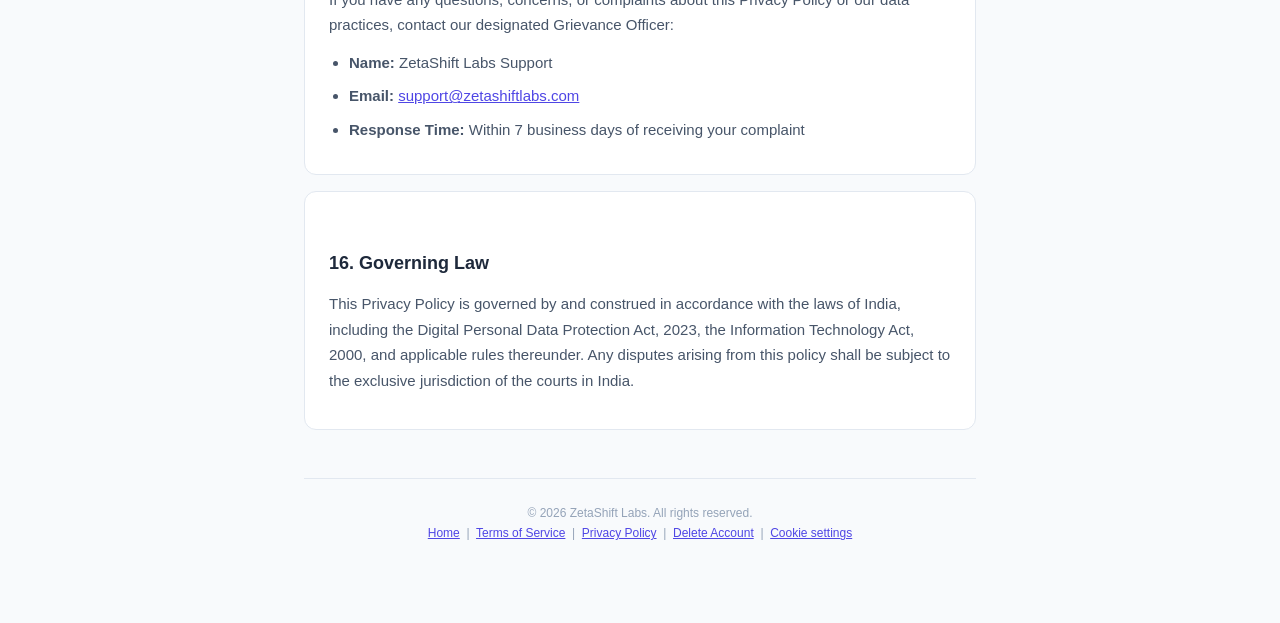
<file: privacy-policy.html>
<!DOCTYPE html>
<html lang="en">
<head>
    <!-- Analytics load only after consent (see consent.js) -->
    <script src="consent.js" defer></script>
    <meta charset="UTF-8">
    <meta name="viewport" content="width=device-width, initial-scale=1.0">
    <title>ZetaShift Labs & SolveCraft — Privacy Policy</title>
    <link rel="icon" type="image/x-icon" href="favicon.ico">
    <link rel="icon" type="image/png" sizes="48x48" href="favicon-48x48.png">
    <link rel="icon" type="image/png" sizes="192x192" href="favicon-192x192.png">
    <link rel="apple-touch-icon" sizes="180x180" href="apple-touch-icon.png">
    <style>
        * { margin: 0; padding: 0; box-sizing: border-box; }
        body { font-family: -apple-system, BlinkMacSystemFont, 'Segoe UI', Roboto, sans-serif; color: #1e293b; line-height: 1.7; background: #f8fafc; }
        .container { max-width: 720px; margin: 0 auto; padding: 40px 24px 80px; }
        h1 { font-size: 28px; font-weight: 800; color: #1e1b4b; margin-bottom: 4px; }
        .meta { color: #64748b; font-size: 13px; margin-bottom: 32px; }
        h2 { font-size: 18px; font-weight: 700; color: #1e293b; margin-top: 32px; margin-bottom: 12px; }
        p, li { font-size: 15px; color: #475569; margin-bottom: 12px; }
        ul { padding-left: 20px; }
        li { margin-bottom: 8px; }
        .highlight { background: #eff6ff; border-left: 4px solid #3b82f6; padding: 16px; border-radius: 0 8px 8px 0; margin: 16px 0; }
        .section { background: #fff; border: 1px solid #e2e8f0; border-radius: 12px; padding: 24px; margin-bottom: 16px; }
        a { color: #4f46e5; }
        .footer { text-align: center; color: #94a3b8; font-size: 12px; margin-top: 48px; padding-top: 24px; border-top: 1px solid #e2e8f0; }
    </style>
</head>
<body>
<div class="container">
    <h1>Privacy Policy — ZetaShift Labs & SolveCraft</h1>
    <p class="meta">Effective Date: June 25, 2026 &nbsp;|&nbsp; Last Updated: October 21, 2026</p>

    <div class="highlight">
        <strong>Entity / Data Fiduciary:</strong> ZetaShift Labs<br>
        <strong>Website:</strong> <a href="https://zetashiftlabs.com/" target="_blank">https://zetashiftlabs.com/</a><br>
        <strong>Application Name:</strong> SolveCraft — Learn & Solve<br>
        <strong>Package ID:</strong> com.girishks.snapsolve<br>
        Country: India<br>
        Email: <a href="mailto:support@zetashiftlabs.com">support@zetashiftlabs.com</a><br>
        Grievance Officer: ZetaShift Labs Grievance Support &mdash; response within 7 business days
    </div>

    <div class="section">
        <h2>1. Introduction</h2>
        <p>This Privacy Policy describes how <strong>ZetaShift Labs</strong> ("Data Fiduciary", "we", "us", "our") collects, uses, stores, shares, and protects your personal data when you use our educational mobile application <strong>SolveCraft — Learn & Solve</strong> (Package ID: <code>com.girishks.snapsolve</code>) or interact with our official studio website (<a href="https://zetashiftlabs.com/" target="_blank">https://zetashiftlabs.com/</a>).</p>
        <p>We are committed to operating in full compliance with Google Play Developer Policies, the Digital Personal Data Protection Act, 2023 (DPDP Act), and applicable Indian data protection laws. By using SolveCraft or our website, you consent to the practices described in this policy.</p>
    </div>

    <div class="section">
        <h2>2. Definitions</h2>
        <ul>
            <li><strong>"Personal Data"</strong> means any data about a natural person which is directly or indirectly identifiable.</li>
            <li><strong>"Child"</strong> means any person under the age of 18 years, as defined by the DPDP Act, 2023.</li>
            <li><strong>"Data Fiduciary"</strong> means the entity that determines the purpose and means of processing personal data.</li>
            <li><strong>"Data Processor"</strong> means any person who processes personal data on behalf of a Data Fiduciary.</li>
        </ul>
    </div>

    <div class="section">
        <h2>3. Information We Collect</h2>
        <p>We collect the following categories of personal data:</p>
        <ul>
            <li><strong>Account Information:</strong> Email address and display name when you sign in with Google. Guest users are assigned an anonymous identifier.</li>
            <li><strong>Homework Images:</strong> Photos you upload for solving. These are processed by AI and stored on our servers.</li>
            <li><strong>Device Information:</strong> Device model, operating system version, unique device identifiers, and country code.</li>
            <li><strong>Usage Data:</strong> Number of problems solved, subscription status, feature usage patterns, and app performance metrics.</li>
            <li><strong>Payment Information:</strong> Transaction details processed by Razorpay. We do not store credit card, debit card, or UPI credentials on our servers.</li>
        </ul>
    </div>

    <div class="section">
        <h2>4. Purpose of Data Processing</h2>
        <p>We process your personal data for the following purposes:</p>
        <ul>
            <li>Providing AI-powered homework solving services using Google Gemini</li>
            <li>Managing your subscription, quota, and account</li>
            <li>Processing payments through Razorpay</li>
            <li>Detecting and preventing fraud, abuse, and unauthorized access</li>
            <li>Improving app performance and user experience through anonymized analytics</li>
            <li>Complying with legal obligations under Indian law</li>
        </ul>
    </div>

    <div class="section">
        <h2>5. Legal Basis for Processing</h2>
        <p>We process your data based on:</p>
        <ul>
            <li><strong>Consent:</strong> You provide explicit consent when you accept this Privacy Policy and the Terms of Service during onboarding.</li>
            <li><strong>Contractual Necessity:</strong> Processing required to deliver the services you have subscribed to.</li>
            <li><strong>Legitimate Interest:</strong> Fraud prevention, security, and service improvement.</li>
        </ul>
    </div>

    <div class="section">
        <h2>6. Data Sharing and Third Parties</h2>
        <p>We share your data with the following Data Processors:</p>
        <ul>
            <li><strong>Google Gemini (Google LLC, USA):</strong> Homework images are sent to Google's Gemini AI for transcription and solving. Subject to <a href="https://policies.google.com/privacy" target="_blank">Google's Privacy Policy</a>.</li>
            <li><strong>Render (Render Inc., USA):</strong> Backend hosting and database storage. Render runs on Amazon Web Services (AWS) infrastructure. Subject to <a href="https://render.com/privacy" target="_blank">Render's Privacy Policy</a>.</li>
            <li><strong>Firebase Analytics & Google Analytics (Google LLC, USA):</strong> Anonymized app and website usage analytics. Subject to <a href="https://policies.google.com/privacy" target="_blank">Google's Privacy Policy</a>.</li>
            <li><strong>Microsoft Clarity (Microsoft Corporation, USA):</strong> Website behavior analytics, heatmaps, and session replay to analyze and optimize website performance and user experience. Data is captured using cookies and tracking technologies with automatic sensitive data masking. Subject to the <a href="https://privacy.microsoft.com/privacystatement" target="_blank">Microsoft Privacy Statement</a>.</li>
            <li><strong>Google Workspace: Apps Script, Sheets, Drive and Gmail (Google LLC, USA):</strong> Receives and stores messages sent through the website contact form, including any attachments, and emails an alert to our team. Subject to <a href="https://policies.google.com/privacy" target="_blank">Google’s Privacy Policy</a>.</li>
            <li><strong>Razorpay (Razorpay, India):</strong> Payment processing. Card/UPI details are handled entirely by Razorpay. Subject to <a href="https://razorpay.com/privacy/" target="_blank">Razorpay's Privacy Policy</a>.</li>
        </ul>
        <p>We do not sell, rent, or trade your personal data to any third party for marketing purposes.</p>
    </div>

    <div class="section">
        <h2>7. Cross-Border Data Transfer</h2>
        <p>Your personal data may be transferred to and stored in countries outside India, specifically the United States, where our Data Processors (Google, Render and its infrastructure provider Amazon Web Services, Firebase, Microsoft) operate. These transfers are necessary for providing the service and are made in accordance with applicable data protection laws. By using SolveCraft or our website, you consent to such cross-border transfers.</p>
    </div>

    <div class="section">
        <h2>8. Data Retention</h2>
        <ul>
            <li><strong>Account Data:</strong> Retained as long as your account is active. Deleted upon account deletion.</li>
            <li><strong>Homework Images:</strong> Stored on our servers and deleted when you delete your account.</li>
            <li><strong>Solve Records:</strong> Stored to provide history access and deleted upon account deletion.</li>
            <li><strong>Payment Records:</strong> Retained for 8 years as required by Indian tax and audit regulations.</li>
            <li><strong>Analytics Data:</strong> Anonymized and retained for up to 26 months.</li>
            <li><strong>Rate Limit Logs:</strong> Automatically purged after 60 seconds.</li>
            <li><strong>Feedback Data:</strong> Ratings, comments, and associated question references are retained for up to 6 months to improve service quality, then permanently deleted. Feedback is also immediately deleted when you delete your account.</li>
        </ul>
    </div>

    <div class="section">
        <h2>9. Your Rights</h2>
        <p>Under the DPDP Act, 2023, you have the right to:</p>
        <ul>
            <li><strong>Access:</strong> Request a copy of all personal data we hold about you.</li>
            <li><strong>Correction:</strong> Request correction of inaccurate personal data.</li>
            <li><strong>Erasure:</strong> Request deletion of your personal data and account.</li>
            <li><strong>Grievance Redressal:</strong> Lodge a complaint with our Grievance Officer, who will respond within 7 business days.</li>
            <li><strong>Withdraw Consent:</strong> Withdraw consent for non-essential data processing (analytics) at any time via Profile Settings in the app, or via “Cookie settings” in the footer of our website.</li>
        </ul>
        <p>To exercise any of these rights, contact our Grievance Officer at <a href="mailto:support@zetashiftlabs.com">support@zetashiftlabs.com</a>.</p>
    </div>

    <div class="section">
        <h2>10. Account Deletion</h2>
        <p>You may delete your account at any time from Profile Settings. Upon deletion:</p>
        <ul>
            <li>Your email, device ID, and subscription status are permanently deleted.</li>
            <li>All homework images are permanently removed from our servers.</li>
            <li>All solve history records are permanently deleted.</li>
            <li>Payment records are retained for 8 years as required by law.</li>
            <li>Free trial abuse prevention flags are retained to prevent system abuse.</li>
        </ul>
        <p style="margin-top: 14px;">For complete step-by-step instructions or to submit a web deletion request if you have uninstalled the app, visit our dedicated <a href="delete-account.html">Account Deletion Page</a> or email <a href="mailto:support@zetashiftlabs.com">support@zetashiftlabs.com</a>.</p>
    </div>

    <div class="section">
        <h2>11. Children's Privacy</h2>
        <p>SolveCraft is not directed at children under 18 years of age. We do not knowingly collect personal data from children. If we become aware that a child under 18 has provided us with personal data without verifiable parental consent, we will take steps to delete such data promptly. If you believe a child has provided us with personal data, please contact our Grievance Officer immediately.</p>
    </div>

    <div class="section">
        <h2>12. Security Measures</h2>
        <p>We implement appropriate technical and organizational measures to protect your personal data, including:</p>
        <ul>
            <li>Encryption of data in transit (HTTPS/TLS)</li>
            <li>Secure authentication via Google Sign-In</li>
            <li>Rate limiting to prevent abuse</li>
            <li>Regular security assessments</li>
        </ul>
        <p>However, no method of transmission over the Internet is 100% secure. We cannot guarantee absolute security.</p>
    </div>

    <div class="section">
        <h2>13. Website Visitors & Analytics</h2>
        <p>When you browse our studio website (<a href="https://zetashiftlabs.com/" target="_blank">https://zetashiftlabs.com/</a>) or submit messages through our online contact form, we handle your data with the same strict privacy principles:</p>
        <ul>
            <li><strong>Contact Inquiries:</strong> Your name, email address, inquiry type, subject, message text, reference links, and any optional file attachments you choose to upload are collected solely to review, respond to, and communicate with you regarding your support requests, student feedback, educator partnerships, or business inquiries.</li>
            <li><strong>Where Contact Submissions Are Stored:</strong> Messages sent through the contact form are received by a Google Apps Script web application and saved to a Google Sheet. Attachments are saved privately in Google Drive and are not publicly shared, and an alert is emailed to our team through Gmail. All of this sits in a Google account controlled by ZetaShift Labs.</li>
            <li><strong>Website Analytics & Session Replay:</strong> These tools load only if you click “Accept” on our cookie banner. If you decline, they do not run and no analytics cookies are set. You can change your choice at any time via “Cookie settings” in the website footer. When enabled, we use Microsoft Clarity and Google Analytics to understand website traffic, visitor interaction, session duration, and feature engagement. This includes anonymous metrics, heatmaps, and session recordings (which reconstruct on-page navigation while automatically masking sensitive form inputs).</li>
            <li><strong>Cookies:</strong> Our website sets first- and third-party analytical cookies only after you accept them, to distinguish unique visitor sessions and track aggregated traffic patterns. We do not use advertising tracking pixels or sell your browsing history to third-party data brokers.</li>
            <li><strong>No Selling or Sharing:</strong> We do not sell, rent, monetize, or trade contact form submissions or analytics data with third-party advertisers.</li>
            <li><strong>Data Retention:</strong> Inquiries and uploaded files are securely retained only as long as necessary to address your communication, resolve your inquiry, or fulfill legal obligations. Analytics recordings are retained for standard processing periods (up to 30 days in Clarity, or up to 26 months for aggregated metrics in Google Analytics).</li>
        </ul>
    </div>

    <div class="section">
        <h2>14. Changes to This Policy</h2>
        <p>We may update this Privacy Policy from time to time. Material changes will be communicated through in-app notifications, email, or updates on our website. The "Last Updated" date at the top indicates the most recent revision.</p>
    </div>

    <div class="section">
        <h2>15. Grievance Officer</h2>
        <p>If you have any questions, concerns, or complaints about this Privacy Policy or our data practices, contact our designated Grievance Officer:</p>
        <ul>
            <li><strong>Name:</strong> ZetaShift Labs Support</li>
            <li><strong>Email:</strong> <a href="mailto:support@zetashiftlabs.com">support@zetashiftlabs.com</a></li>
            <li><strong>Response Time:</strong> Within 7 business days of receiving your complaint</li>
        </ul>
    </div>

    <div class="section">
        <h2>16. Governing Law</h2>
        <p>This Privacy Policy is governed by and construed in accordance with the laws of India, including the Digital Personal Data Protection Act, 2023, the Information Technology Act, 2000, and applicable rules thereunder. Any disputes arising from this policy shall be subject to the exclusive jurisdiction of the courts in India.</p>
    </div>

    <div class="footer">
        &copy; 2026 ZetaShift Labs. All rights reserved.<br>
        <a href="https://zetashiftlabs.com/">Home</a> &nbsp;|&nbsp; <a href="terms-of-service.html">Terms of Service</a> &nbsp;|&nbsp; <a href="privacy-policy.html">Privacy Policy</a> &nbsp;|&nbsp; <a href="delete-account.html">Delete Account</a> &nbsp;|&nbsp; <a href="#" data-cookie-settings>Cookie settings</a>
    </div>
</div>
</body>
</html>
</file>
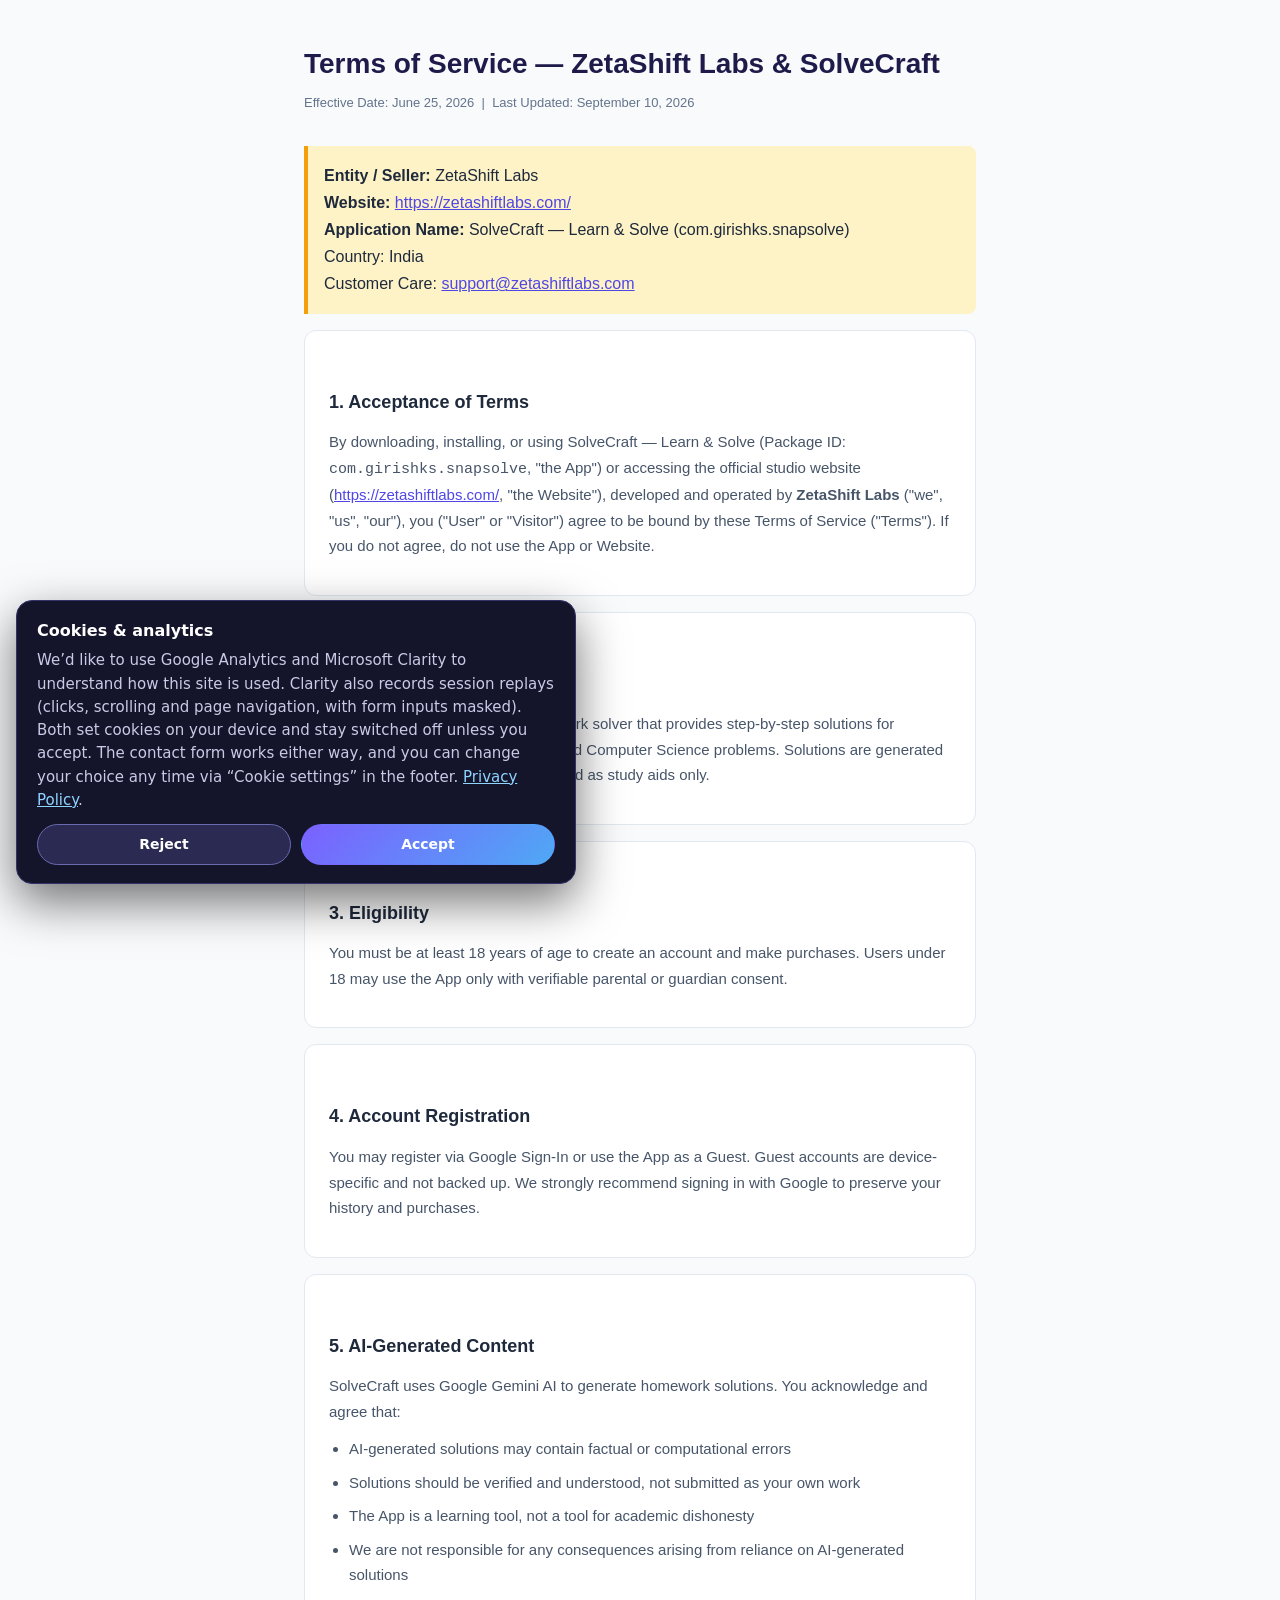
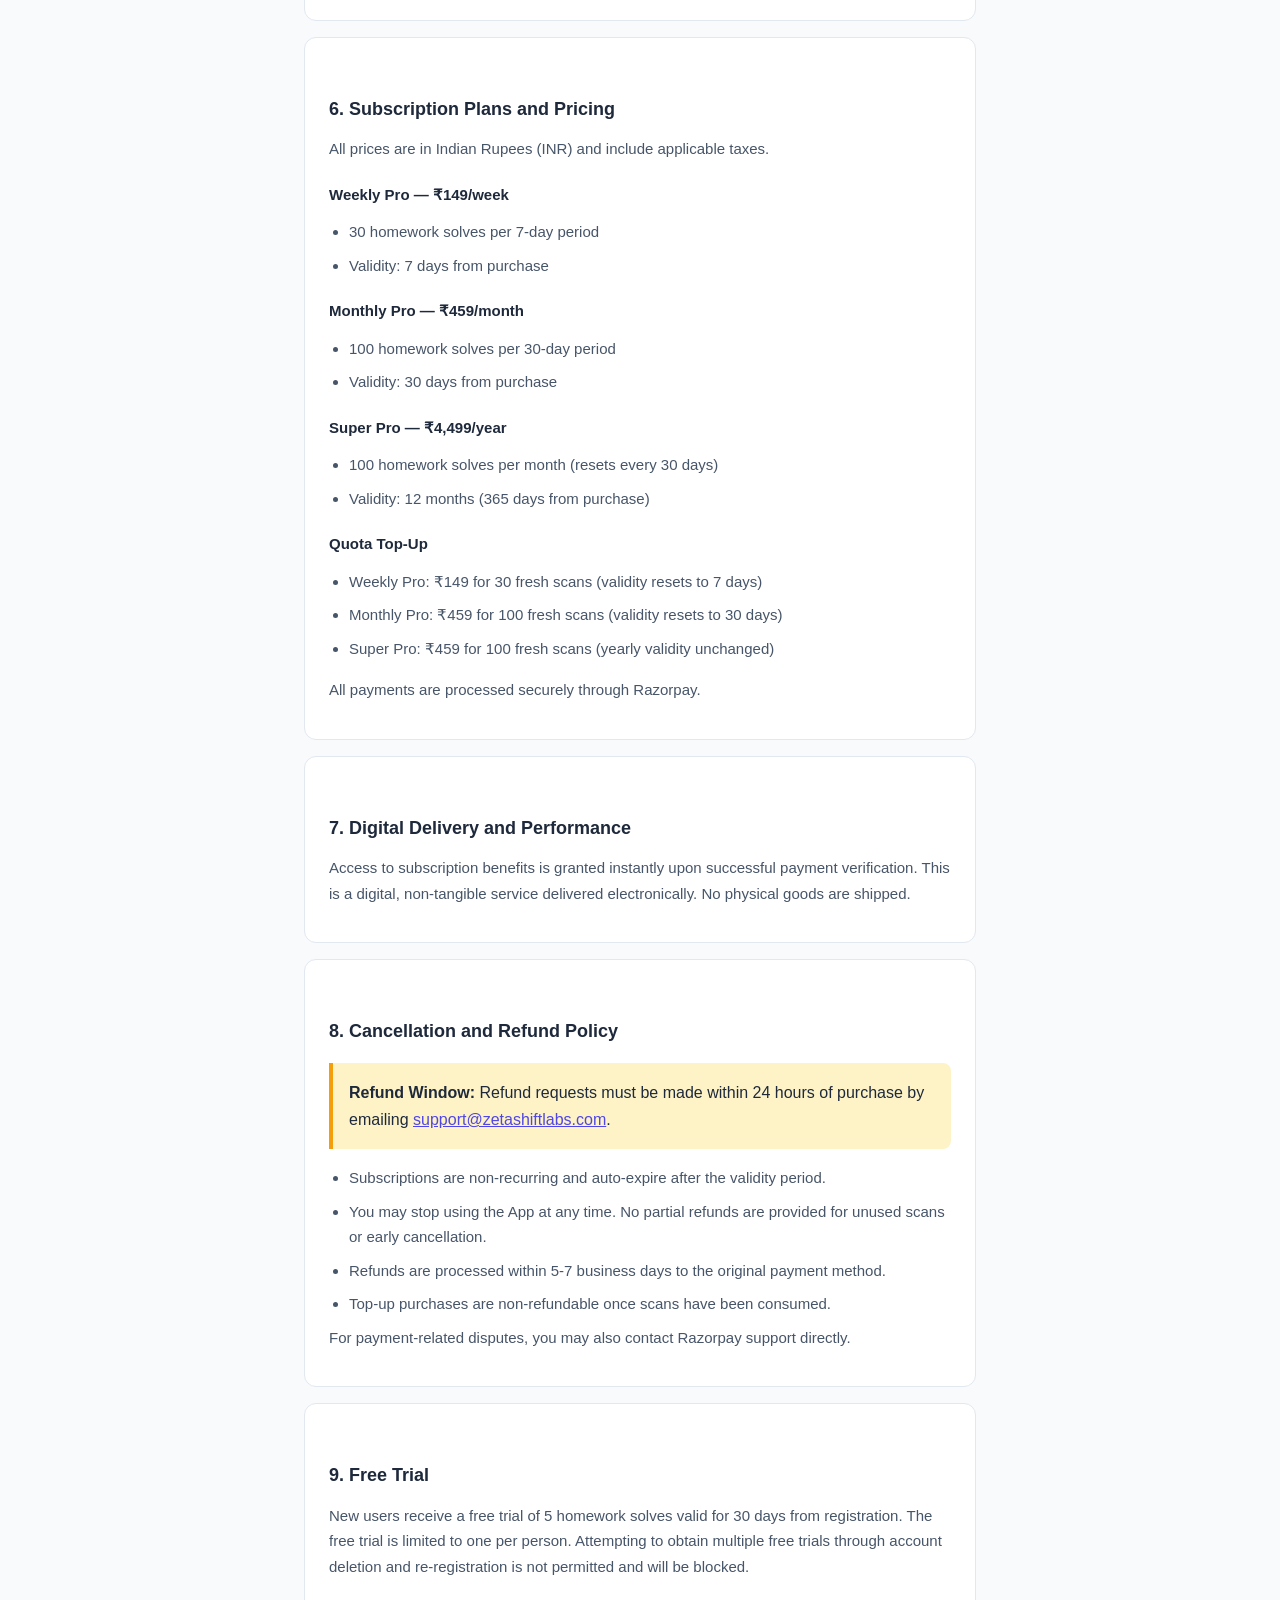
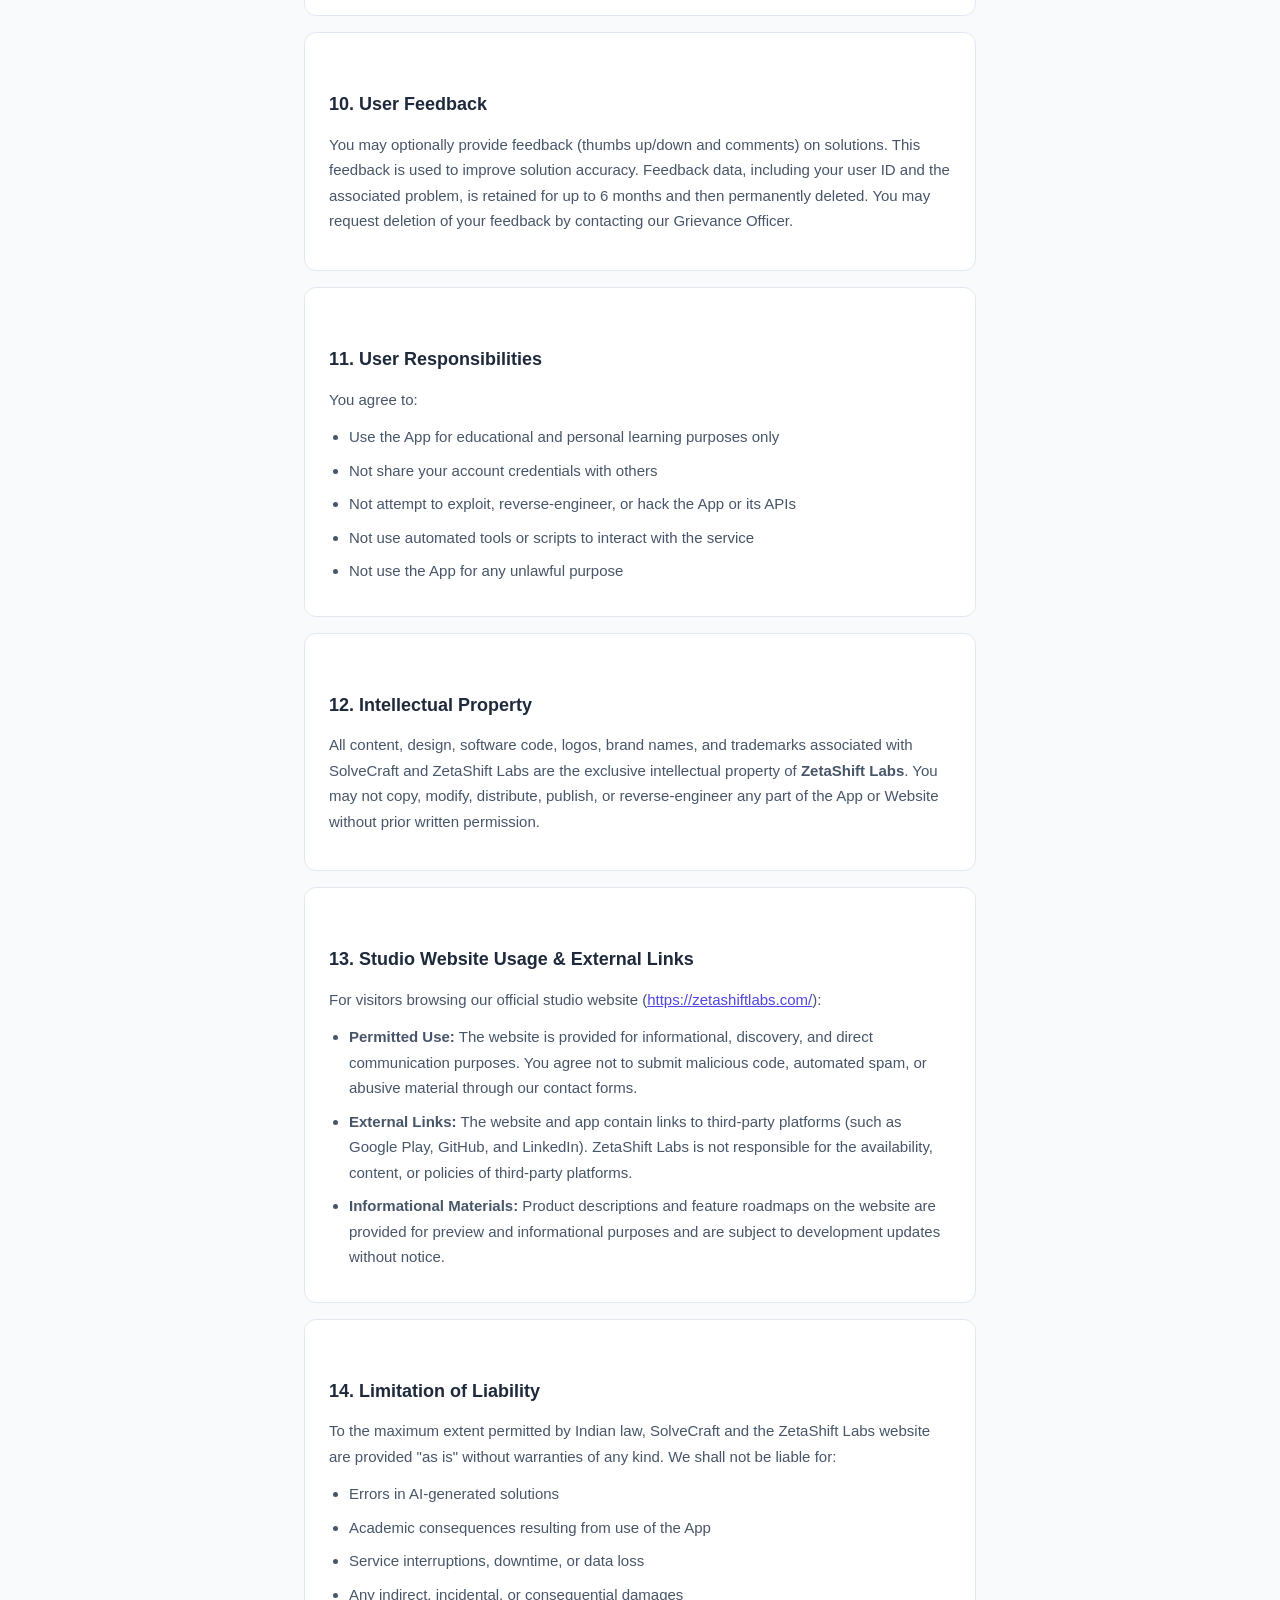
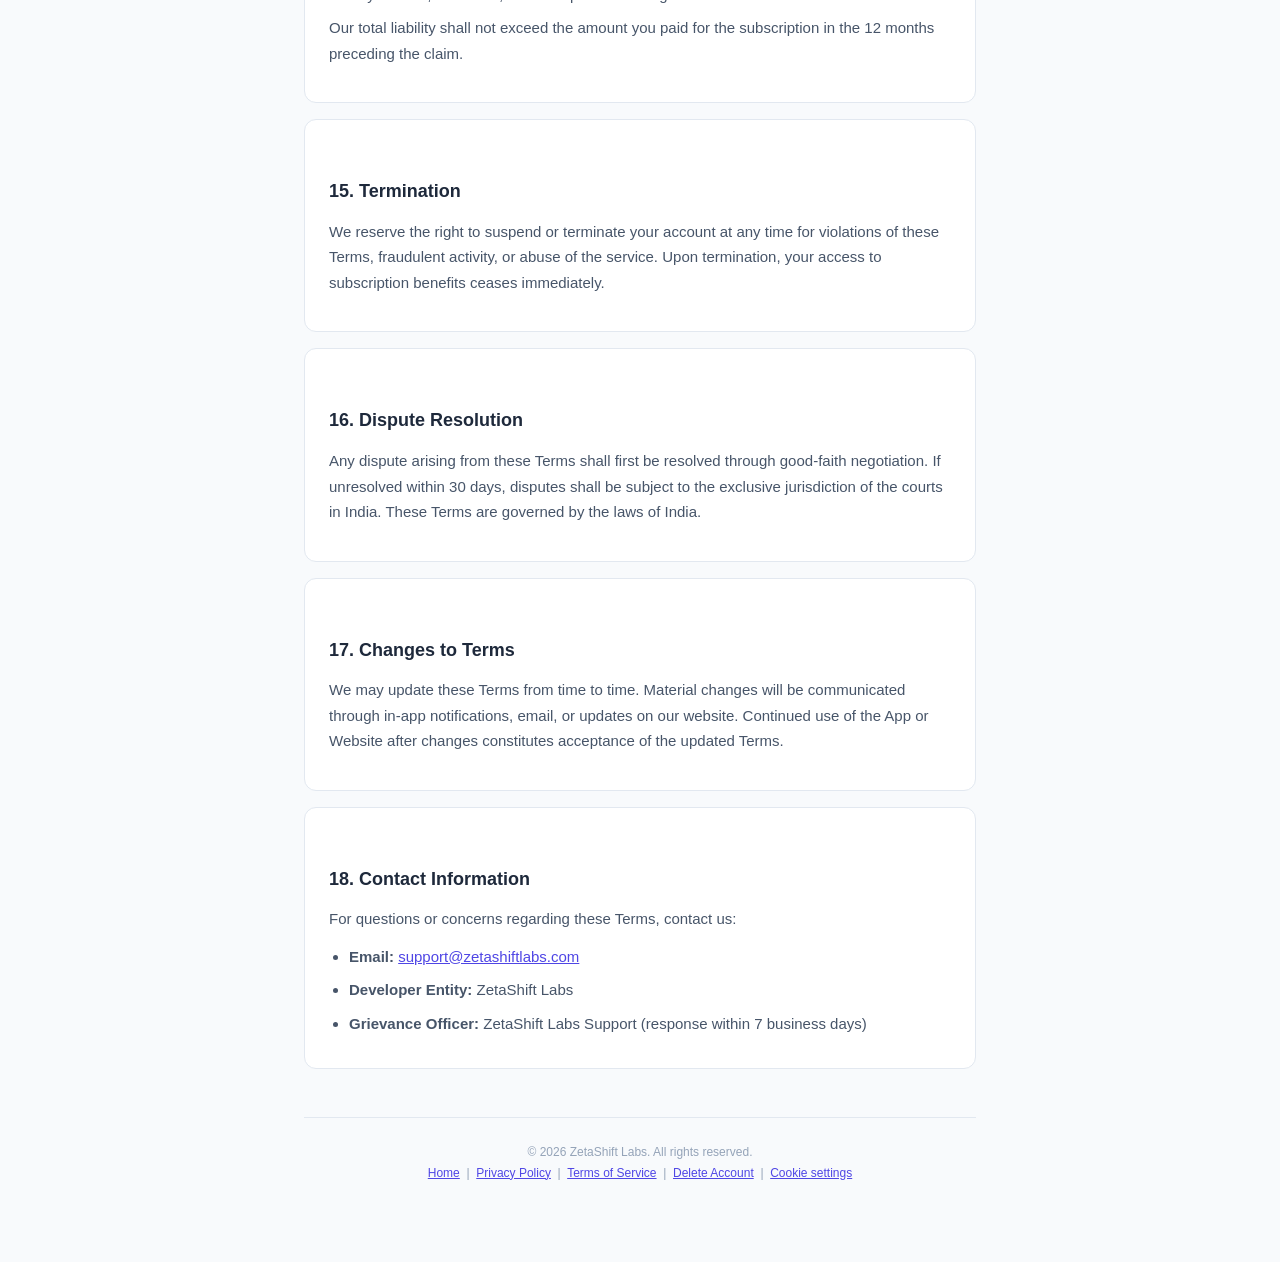
<file: terms-of-service.html>
<!DOCTYPE html>
<html lang="en">
<head>
    <!-- Analytics load only after consent (see consent.js) -->
    <script src="consent.js" defer></script>
    <meta charset="UTF-8">
    <meta name="viewport" content="width=device-width, initial-scale=1.0">
    <title>ZetaShift Labs & SolveCraft — Terms of Service</title>
    <link rel="icon" type="image/x-icon" href="favicon.ico">
    <link rel="icon" type="image/png" sizes="48x48" href="favicon-48x48.png">
    <link rel="icon" type="image/png" sizes="192x192" href="favicon-192x192.png">
    <link rel="apple-touch-icon" sizes="180x180" href="apple-touch-icon.png">
    <style>
        * { margin: 0; padding: 0; box-sizing: border-box; }
        body { font-family: -apple-system, BlinkMacSystemFont, 'Segoe UI', Roboto, sans-serif; color: #1e293b; line-height: 1.7; background: #f8fafc; }
        .container { max-width: 720px; margin: 0 auto; padding: 40px 24px 80px; }
        h1 { font-size: 28px; font-weight: 800; color: #1e1b4b; margin-bottom: 4px; }
        .meta { color: #64748b; font-size: 13px; margin-bottom: 32px; }
        h2 { font-size: 18px; font-weight: 700; color: #1e293b; margin-top: 32px; margin-bottom: 12px; }
        p, li { font-size: 15px; color: #475569; margin-bottom: 12px; }
        ul { padding-left: 20px; }
        li { margin-bottom: 8px; }
        .highlight { background: #fef3c7; border-left: 4px solid #f59e0b; padding: 16px; border-radius: 0 8px 8px 0; margin: 16px 0; }
        .section { background: #fff; border: 1px solid #e2e8f0; border-radius: 12px; padding: 24px; margin-bottom: 16px; }
        a { color: #4f46e5; }
        .footer { text-align: center; color: #94a3b8; font-size: 12px; margin-top: 48px; padding-top: 24px; border-top: 1px solid #e2e8f0; }
    </style>
</head>
<body>
<div class="container">
    <h1>Terms of Service — ZetaShift Labs & SolveCraft</h1>
    <p class="meta">Effective Date: June 25, 2026 &nbsp;|&nbsp; Last Updated: September 10, 2026</p>

    <div class="highlight">
        <strong>Entity / Seller:</strong> ZetaShift Labs<br>
        <strong>Website:</strong> <a href="https://zetashiftlabs.com/" target="_blank">https://zetashiftlabs.com/</a><br>
        <strong>Application Name:</strong> SolveCraft — Learn & Solve (com.girishks.snapsolve)<br>
        Country: India<br>
        Customer Care: <a href="mailto:support@zetashiftlabs.com">support@zetashiftlabs.com</a>
    </div>

    <div class="section">
        <h2>1. Acceptance of Terms</h2>
        <p>By downloading, installing, or using SolveCraft — Learn & Solve (Package ID: <code>com.girishks.snapsolve</code>, "the App") or accessing the official studio website (<a href="https://zetashiftlabs.com/" target="_blank">https://zetashiftlabs.com/</a>, "the Website"), developed and operated by <strong>ZetaShift Labs</strong> ("we", "us", "our"), you ("User" or "Visitor") agree to be bound by these Terms of Service ("Terms"). If you do not agree, do not use the App or Website.</p>
    </div>

    <div class="section">
        <h2>2. Description of Service</h2>
        <p>SolveCraft is an AI-powered homework solver that provides step-by-step solutions for Mathematics, Physics, Chemistry, and Computer Science problems. Solutions are generated by Google Gemini AI and are intended as study aids only.</p>
    </div>

    <div class="section">
        <h2>3. Eligibility</h2>
        <p>You must be at least 18 years of age to create an account and make purchases. Users under 18 may use the App only with verifiable parental or guardian consent.</p>
    </div>

    <div class="section">
        <h2>4. Account Registration</h2>
        <p>You may register via Google Sign-In or use the App as a Guest. Guest accounts are device-specific and not backed up. We strongly recommend signing in with Google to preserve your history and purchases.</p>
    </div>

    <div class="section">
        <h2>5. AI-Generated Content</h2>
        <p>SolveCraft uses Google Gemini AI to generate homework solutions. You acknowledge and agree that:</p>
        <ul>
            <li>AI-generated solutions may contain factual or computational errors</li>
            <li>Solutions should be verified and understood, not submitted as your own work</li>
            <li>The App is a learning tool, not a tool for academic dishonesty</li>
            <li>We are not responsible for any consequences arising from reliance on AI-generated solutions</li>
        </ul>
    </div>

    <div class="section">
        <h2>6. Subscription Plans and Pricing</h2>
        <p>All prices are in Indian Rupees (INR) and include applicable taxes.</p>

        <h2 style="font-size:15px; margin-top:20px;">Weekly Pro &mdash; &#x20B9;149/week</h2>
        <ul>
            <li>30 homework solves per 7-day period</li>
            <li>Validity: 7 days from purchase</li>
        </ul>

        <h2 style="font-size:15px; margin-top:20px;">Monthly Pro &mdash; &#x20B9;459/month</h2>
        <ul>
            <li>100 homework solves per 30-day period</li>
            <li>Validity: 30 days from purchase</li>
        </ul>

        <h2 style="font-size:15px; margin-top:20px;">Super Pro &mdash; &#x20B9;4,499/year</h2>
        <ul>
            <li>100 homework solves per month (resets every 30 days)</li>
            <li>Validity: 12 months (365 days from purchase)</li>
        </ul>

        <h2 style="font-size:15px; margin-top:20px;">Quota Top-Up</h2>
        <ul>
            <li>Weekly Pro: &#x20B9;149 for 30 fresh scans (validity resets to 7 days)</li>
            <li>Monthly Pro: &#x20B9;459 for 100 fresh scans (validity resets to 30 days)</li>
            <li>Super Pro: &#x20B9;459 for 100 fresh scans (yearly validity unchanged)</li>
        </ul>

        <p style="margin-top:16px;">All payments are processed securely through Razorpay.</p>
    </div>

    <div class="section">
        <h2>7. Digital Delivery and Performance</h2>
        <p>Access to subscription benefits is granted instantly upon successful payment verification. This is a digital, non-tangible service delivered electronically. No physical goods are shipped.</p>
    </div>

    <div class="section">
        <h2>8. Cancellation and Refund Policy</h2>
        <div class="highlight">
            <strong>Refund Window:</strong> Refund requests must be made within 24 hours of purchase by emailing <a href="mailto:support@zetashiftlabs.com">support@zetashiftlabs.com</a>.
        </div>
        <ul>
            <li>Subscriptions are non-recurring and auto-expire after the validity period.</li>
            <li>You may stop using the App at any time. No partial refunds are provided for unused scans or early cancellation.</li>
            <li>Refunds are processed within 5-7 business days to the original payment method.</li>
            <li>Top-up purchases are non-refundable once scans have been consumed.</li>
        </ul>
        <p>For payment-related disputes, you may also contact Razorpay support directly.</p>
    </div>

    <div class="section">
        <h2>9. Free Trial</h2>
        <p>New users receive a free trial of 5 homework solves valid for 30 days from registration. The free trial is limited to one per person. Attempting to obtain multiple free trials through account deletion and re-registration is not permitted and will be blocked.</p>
    </div>

    <div class="section">
        <h2>10. User Feedback</h2>
        <p>You may optionally provide feedback (thumbs up/down and comments) on solutions. This feedback is used to improve solution accuracy. Feedback data, including your user ID and the associated problem, is retained for up to 6 months and then permanently deleted. You may request deletion of your feedback by contacting our Grievance Officer.</p>
    </div>

    <div class="section">
        <h2>11. User Responsibilities</h2>
        <p>You agree to:</p>
        <ul>
            <li>Use the App for educational and personal learning purposes only</li>
            <li>Not share your account credentials with others</li>
            <li>Not attempt to exploit, reverse-engineer, or hack the App or its APIs</li>
            <li>Not use automated tools or scripts to interact with the service</li>
            <li>Not use the App for any unlawful purpose</li>
        </ul>
    </div>

    <div class="section">
        <h2>12. Intellectual Property</h2>
        <p>All content, design, software code, logos, brand names, and trademarks associated with SolveCraft and ZetaShift Labs are the exclusive intellectual property of <strong>ZetaShift Labs</strong>. You may not copy, modify, distribute, publish, or reverse-engineer any part of the App or Website without prior written permission.</p>
    </div>

    <div class="section">
        <h2>13. Studio Website Usage & External Links</h2>
        <p>For visitors browsing our official studio website (<a href="https://zetashiftlabs.com/" target="_blank">https://zetashiftlabs.com/</a>):</p>
        <ul>
            <li><strong>Permitted Use:</strong> The website is provided for informational, discovery, and direct communication purposes. You agree not to submit malicious code, automated spam, or abusive material through our contact forms.</li>
            <li><strong>External Links:</strong> The website and app contain links to third-party platforms (such as Google Play, GitHub, and LinkedIn). ZetaShift Labs is not responsible for the availability, content, or policies of third-party platforms.</li>
            <li><strong>Informational Materials:</strong> Product descriptions and feature roadmaps on the website are provided for preview and informational purposes and are subject to development updates without notice.</li>
        </ul>
    </div>

    <div class="section">
        <h2>14. Limitation of Liability</h2>
        <p>To the maximum extent permitted by Indian law, SolveCraft and the ZetaShift Labs website are provided "as is" without warranties of any kind. We shall not be liable for:</p>
        <ul>
            <li>Errors in AI-generated solutions</li>
            <li>Academic consequences resulting from use of the App</li>
            <li>Service interruptions, downtime, or data loss</li>
            <li>Any indirect, incidental, or consequential damages</li>
        </ul>
        <p>Our total liability shall not exceed the amount you paid for the subscription in the 12 months preceding the claim.</p>
    </div>

    <div class="section">
        <h2>15. Termination</h2>
        <p>We reserve the right to suspend or terminate your account at any time for violations of these Terms, fraudulent activity, or abuse of the service. Upon termination, your access to subscription benefits ceases immediately.</p>
    </div>

    <div class="section">
        <h2>16. Dispute Resolution</h2>
        <p>Any dispute arising from these Terms shall first be resolved through good-faith negotiation. If unresolved within 30 days, disputes shall be subject to the exclusive jurisdiction of the courts in India. These Terms are governed by the laws of India.</p>
    </div>

    <div class="section">
        <h2>17. Changes to Terms</h2>
        <p>We may update these Terms from time to time. Material changes will be communicated through in-app notifications, email, or updates on our website. Continued use of the App or Website after changes constitutes acceptance of the updated Terms.</p>
    </div>

    <div class="section">
        <h2>18. Contact Information</h2>
        <p>For questions or concerns regarding these Terms, contact us:</p>
        <ul>
            <li><strong>Email:</strong> <a href="mailto:support@zetashiftlabs.com">support@zetashiftlabs.com</a></li>
            <li><strong>Developer Entity:</strong> ZetaShift Labs</li>
            <li><strong>Grievance Officer:</strong> ZetaShift Labs Support (response within 7 business days)</li>
        </ul>
    </div>

    <div class="footer">
        &copy; 2026 ZetaShift Labs. All rights reserved.<br>
        <a href="https://zetashiftlabs.com/">Home</a> &nbsp;|&nbsp; <a href="privacy-policy.html">Privacy Policy</a> &nbsp;|&nbsp; <a href="terms-of-service.html">Terms of Service</a> &nbsp;|&nbsp; <a href="delete-account.html">Delete Account</a> &nbsp;|&nbsp; <a href="#" data-cookie-settings>Cookie settings</a>
    </div>
</div>
</body>
</html>
</file>
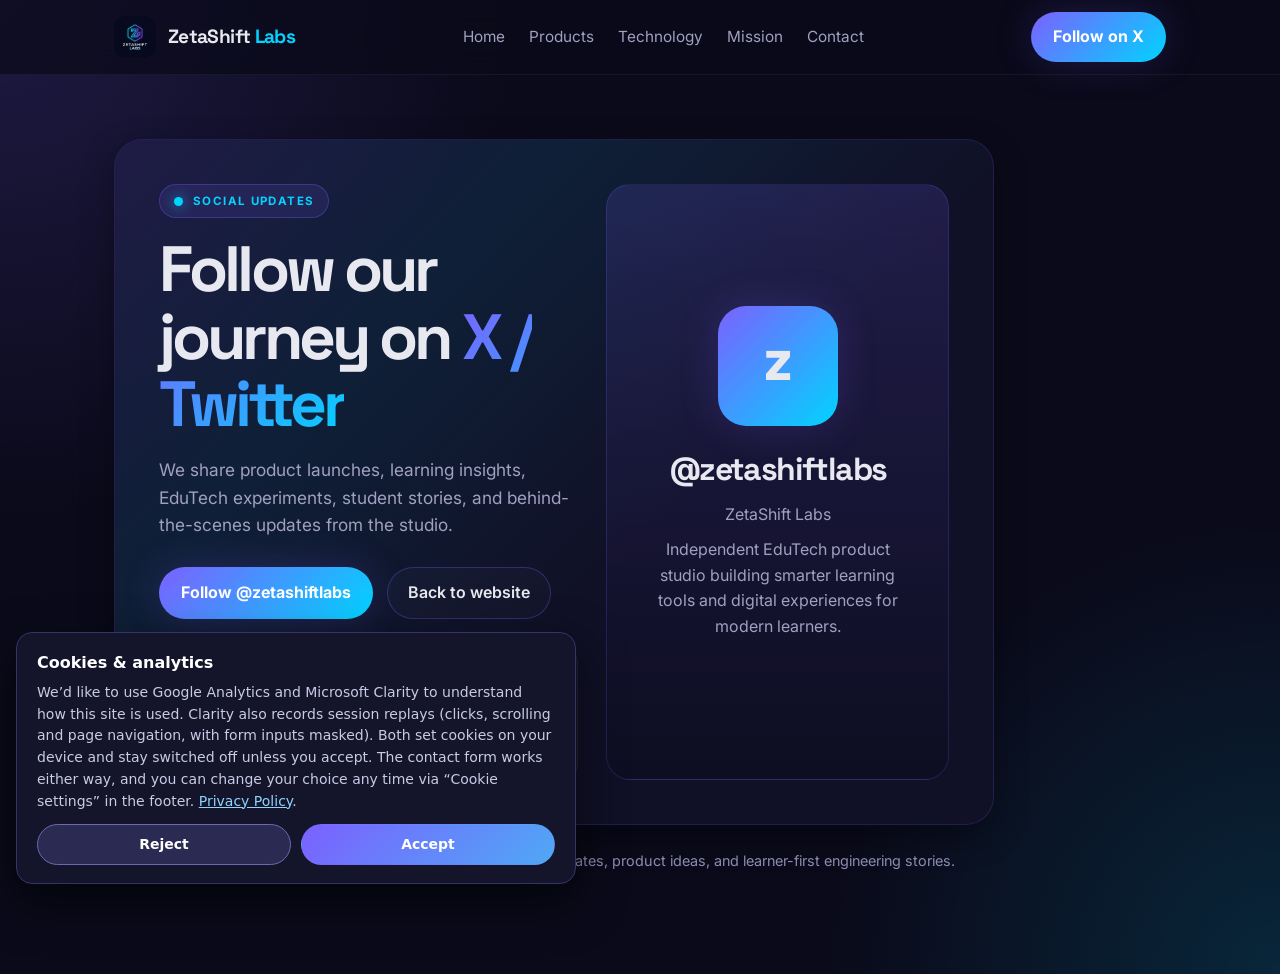
<file: twitter.html>
<!DOCTYPE html>
<html lang="en">
<head>
    <!-- Analytics load only after consent (see consent.js) -->
    <script src="consent.js" defer></script>
    <meta charset="UTF-8">
    <meta name="viewport" content="width=device-width, initial-scale=1.0">
    <meta name="description" content="Follow ZetaShift Labs on X/Twitter for EduTech updates, launches, learning insights, and product announcements.">
    <meta name="theme-color" content="#0a0a1a">
    <title>ZetaShift Labs | X / Twitter</title>
    <link rel="icon" type="image/x-icon" href="favicon.ico">
    <link rel="icon" type="image/png" sizes="48x48" href="favicon-48x48.png">
    <link rel="icon" type="image/png" sizes="96x96" href="favicon-96x96.png">
    <link rel="icon" type="image/png" sizes="192x192" href="favicon-192x192.png">
    <link rel="apple-touch-icon" sizes="180x180" href="apple-touch-icon.png">
    <link rel="preconnect" href="https://fonts.googleapis.com">
    <link rel="preconnect" href="https://fonts.gstatic.com" crossorigin>
    <link href="https://fonts.googleapis.com/css2?family=Inter:wght@300;400;500;600;700;800;900&family=Space+Grotesk:wght@400;500;600;700&display=swap" rel="stylesheet">
    <style>
        :root {
            --bg-primary: #0a0a1a;
            --bg-secondary: #0f0f2a;
            --bg-card: rgba(20, 20, 50, 0.7);
            --text-primary: #e8e8f0;
            --text-secondary: #a0a0c0;
            --text-muted: #8e8eb4;
            --accent-primary: #7b61ff;
            --accent-secondary: #00d4ff;
            --accent-tertiary: #ff6b9d;
            --border-color: rgba(123, 97, 255, 0.18);
            --gradient-primary: linear-gradient(135deg, #7b61ff 0%, #00d4ff 100%);
            --gradient-secondary: linear-gradient(135deg, #ff6b9d 0%, #7b61ff 100%);
            --shadow-md: 0 12px 32px rgba(0, 0, 0, 0.35);
            --shadow-glow: 0 0 40px rgba(123, 97, 255, 0.2);
            --radius-lg: 20px;
            --radius-full: 999px;
        }

        * { box-sizing: border-box; }

        html {
            scroll-behavior: smooth;
        }

        body {
            margin: 0;
            font-family: 'Inter', sans-serif;
            background:
                radial-gradient(circle at top left, rgba(123, 97, 255, 0.18), transparent 32%),
                radial-gradient(circle at bottom right, rgba(0, 212, 255, 0.14), transparent 28%),
                var(--bg-primary);
            color: var(--text-primary);
            line-height: 1.6;
        }

        a {
            color: inherit;
            text-decoration: none;
        }

        .container {
            max-width: 1100px;
            margin: 0 auto;
            padding: 0 24px;
        }

        .topbar {
            position: sticky;
            top: 0;
            z-index: 20;
            backdrop-filter: blur(14px);
            background: rgba(10, 10, 26, 0.72);
            border-bottom: 1px solid rgba(255, 255, 255, 0.05);
        }

        .topbar-inner {
            display: flex;
            align-items: center;
            justify-content: space-between;
            min-height: 74px;
            gap: 16px;
        }

        .brand {
            display: inline-flex;
            align-items: center;
            gap: 12px;
            font-weight: 700;
            letter-spacing: -0.04em;
        }

        .brand img {
            width: 42px;
            height: 42px;
            border-radius: 12px;
        }

        .brand-name {
            font-family: 'Space Grotesk', sans-serif;
            font-size: 1.2rem;
        }

        .brand-name .accent {
            color: var(--accent-secondary);
        }

        .nav-links {
            display: flex;
            align-items: center;
            gap: 24px;
            color: var(--text-secondary);
            font-size: 0.96rem;
        }

        .nav-links a:hover {
            color: var(--text-primary);
        }

        .cta {
            display: inline-flex;
            align-items: center;
            justify-content: center;
            gap: 10px;
            padding: 12px 22px;
            border-radius: var(--radius-full);
            background: var(--gradient-primary);
            color: #ffffff;
            font-weight: 700;
            box-shadow: var(--shadow-glow);
            transition: transform 0.25s ease, box-shadow 0.25s ease;
        }

        .cta:hover {
            transform: translateY(-2px);
            box-shadow: 0 0 44px rgba(123, 97, 255, 0.4);
        }

        .page-shell {
            min-height: calc(100vh - 74px);
            display: grid;
            place-items: center;
            padding: 64px 0 88px;
        }

        .card {
            position: relative;
            width: min(100%, 880px);
            background: rgba(18, 18, 42, 0.8);
            border: 1px solid var(--border-color);
            border-radius: 28px;
            box-shadow: var(--shadow-md);
            overflow: hidden;
        }

        .card::before {
            content: "";
            position: absolute;
            inset: 0;
            background: linear-gradient(135deg, rgba(123, 97, 255, 0.12), rgba(0, 212, 255, 0.08), transparent 60%);
            pointer-events: none;
        }

        .card-inner {
            position: relative;
            display: grid;
            grid-template-columns: 1.1fr 0.9fr;
            gap: 28px;
            padding: 44px;
        }

        .eyebrow {
            display: inline-flex;
            align-items: center;
            gap: 10px;
            padding: 7px 14px;
            border-radius: var(--radius-full);
            background: rgba(123, 97, 255, 0.12);
            border: 1px solid rgba(123, 97, 255, 0.3);
            color: var(--accent-secondary);
            letter-spacing: 0.12em;
            font-size: 0.72rem;
            font-weight: 700;
            text-transform: uppercase;
        }

        .eyebrow::before {
            content: "";
            width: 9px;
            height: 9px;
            border-radius: 50%;
            background: var(--accent-secondary);
            box-shadow: 0 0 14px rgba(0, 212, 255, 0.8);
        }

        h1 {
            margin: 18px 0 18px;
            font-family: 'Space Grotesk', sans-serif;
            font-size: clamp(2.4rem, 5vw, 4rem);
            line-height: 1.05;
            letter-spacing: -0.06em;
        }

        .headline-gradient {
            background: var(--gradient-primary);
            -webkit-background-clip: text;
            background-clip: text;
            -webkit-text-fill-color: transparent;
        }

        .intro {
            max-width: 600px;
            color: var(--text-secondary);
            font-size: 1.08rem;
            margin-bottom: 28px;
        }

        .actions {
            display: flex;
            flex-wrap: wrap;
            gap: 14px;
            margin-bottom: 28px;
        }

        .secondary {
            display: inline-flex;
            align-items: center;
            justify-content: center;
            border-radius: var(--radius-full);
            padding: 12px 20px;
            color: var(--text-primary);
            border: 1px solid rgba(123, 97, 255, 0.3);
            background: rgba(255, 255, 255, 0.02);
            font-weight: 600;
        }

        .meta-grid {
            display: grid;
            grid-template-columns: repeat(3, minmax(0, 1fr));
            gap: 16px;
            margin-top: 8px;
        }

        .meta-box {
            padding: 12px 14px;
            background: rgba(255, 255, 255, 0.02);
            border: 1px solid rgba(255, 255, 255, 0.06);
            border-radius: 16px;
        }

        .meta-value {
            display: block;
            font-size: 1.2rem;
            font-weight: 800;
            color: var(--text-primary);
        }

        .meta-label {
            color: var(--text-muted);
            font-size: 0.82rem;
            text-transform: uppercase;
            letter-spacing: 0.08em;
        }

        .profile-panel {
            display: flex;
            flex-direction: column;
            justify-content: center;
            align-items: center;
            padding: 28px;
            background: linear-gradient(180deg, rgba(123, 97, 255, 0.16), rgba(12,12,30,0.5));
            border: 1px solid rgba(123, 97, 255, 0.2);
            border-radius: 24px;
            min-height: 100%;
        }

        .avatar {
            width: 120px;
            height: 120px;
            border-radius: 28px;
            background: linear-gradient(135deg, var(--accent-primary), var(--accent-secondary));
            display: grid;
            place-items: center;
            box-shadow: var(--shadow-glow);
            font-size: 2.5rem;
            font-weight: 900;
            margin-bottom: 18px;
        }

        .handle {
            font-family: 'Space Grotesk', sans-serif;
            font-size: 2rem;
            font-weight: 700;
            letter-spacing: -0.05em;
            margin: 0;
        }

        .handle-tag {
            color: var(--text-secondary);
            margin-top: 6px;
            margin-bottom: 10px;
        }

        .bio {
            text-align: center;
            color: var(--text-secondary);
            margin: 0 0 18px;
            max-width: 260px;
        }

        .mini-stats {
            display: flex;
            gap: 22px;
            justify-content: center;
            flex-wrap: wrap;
            color: var(--text-secondary);
            font-size: 0.9rem;
            margin-top: 8px;
        }

        .mini-stats strong {
            color: var(--text-primary);
        }

        .footer-note {
            text-align: center;
            color: var(--text-muted);
            margin-top: 24px;
            font-size: 0.9rem;
        }

        @media (max-width: 820px) {
            .topbar-inner {
                flex-wrap: wrap;
                justify-content: center;
                padding: 18px 0;
            }

            .card-inner {
                grid-template-columns: 1fr;
                padding: 28px 20px;
            }

            .meta-grid {
                grid-template-columns: 1fr;
            }

            .nav-links {
                width: 100%;
                justify-content: center;
                flex-wrap: wrap;
                gap: 12px 18px;
            }
        }
    </style>
</head>
<body>
    <header class="topbar">
        <div class="container topbar-inner">
            <a href="https://zetashiftlabs.com/" class="brand" aria-label="ZetaShift Labs home">
                <img src="zetashift-logo.jpg" alt="ZetaShift Labs Logo">
                <span class="brand-name">ZetaShift <span class="accent">Labs</span></span>
            </a>
            <nav class="nav-links" aria-label="Main navigation">
                <a href="https://zetashiftlabs.com/">Home</a>
                <a href="https://zetashiftlabs.com/#products">Products</a>
                <a href="https://zetashiftlabs.com/#technology">Technology</a>
                <a href="https://zetashiftlabs.com/#about">Mission</a>
                <a href="https://zetashiftlabs.com/#contact">Contact</a>
            </nav>
            <a class="cta" href="https://x.com/zetashiftlabs" target="_blank" rel="noopener noreferrer">Follow on X</a>
        </div>
    </header>

    <main class="page-shell">
        <div class="container">
            <section class="card" aria-labelledby="twitter-page-title">
                <div class="card-inner">
                    <div>
                        <span class="eyebrow">Social updates</span>
                        <h1 id="twitter-page-title">Follow our journey on <span class="headline-gradient">X / Twitter</span></h1>
                        <p class="intro">
                            We share product launches, learning insights, EduTech experiments, student stories, and behind-the-scenes updates from the studio.
                        </p>
                        <div class="actions">
                            <a class="cta" href="https://x.com/zetashiftlabs" target="_blank" rel="noopener noreferrer">Follow @zetashiftlabs</a>
                            <a class="secondary" href="https://zetashiftlabs.com/">Back to website</a>
                        </div>

                        <div class="meta-grid" aria-label="Platform highlights">
                            <div class="meta-box">
                                <span class="meta-value">Product</span>
                                <span class="meta-label">Updates &amp; launches</span>
                            </div>
                            <div class="meta-box">
                                <span class="meta-value">AI</span>
                                <span class="meta-label">Learning insights</span>
                            </div>
                            <div class="meta-box">
                                <span class="meta-value">Global</span>
                                <span class="meta-label">Student-first thinking</span>
                            </div>
                        </div>
                    </div>

                    <aside class="profile-panel" aria-label="ZetaShift Labs X profile preview">
                        <div class="avatar" aria-hidden="true">Z</div>
                        <h2 class="handle">@zetashiftlabs</h2>
                        <div class="handle-tag">ZetaShift Labs</div>
                        <p class="bio">Independent EduTech product studio building smarter learning tools and digital experiences for modern learners.</p>
                    </aside>
                </div>
            </section>
            <p class="footer-note">Connect with us on X for launch updates, product ideas, and learner-first engineering stories.</p>
        </div>
    </main>
</body>
</html>
</file>
<file: index.css>
/* ============================================
   ZETASHIFT LABS — Design System & Global Styles
   Dark Futuristic Theme with Glassmorphism
   ============================================ */

/* ---------- CSS Custom Properties ---------- */
:root {
    /* Colors */
    --bg-primary: #0a0a1a;
    --bg-secondary: #0f0f2a;
    --bg-tertiary: #141432;
    --bg-card: rgba(20, 20, 50, 0.6);
    --bg-glass: rgba(20, 20, 60, 0.4);
    --bg-glass-hover: rgba(30, 30, 80, 0.6);

    --text-primary: #e8e8f0;
    --text-secondary: #a0a0c0;
    --text-muted: #8e8eb4;

    --accent-primary: #7b61ff;
    --accent-secondary: #00d4ff;
    --accent-tertiary: #ff6b9d;
    --accent-success: #43e97b;

    --gradient-primary: linear-gradient(135deg, #7b61ff 0%, #00d4ff 100%);
    --gradient-secondary: linear-gradient(135deg, #ff6b9d 0%, #7b61ff 100%);
    --gradient-accent: linear-gradient(135deg, #00d4ff 0%, #43e97b 100%);
    --gradient-glow: linear-gradient(135deg, rgba(123, 97, 255, 0.15) 0%, rgba(0, 212, 255, 0.15) 100%);

    --border-color: rgba(123, 97, 255, 0.15);
    --border-glow: rgba(123, 97, 255, 0.4);

    --shadow-sm: 0 2px 8px rgba(0, 0, 0, 0.3);
    --shadow-md: 0 8px 32px rgba(0, 0, 0, 0.4);
    --shadow-lg: 0 16px 64px rgba(0, 0, 0, 0.5);
    --shadow-glow: 0 0 40px rgba(123, 97, 255, 0.2);
    --shadow-glow-strong: 0 0 60px rgba(123, 97, 255, 0.35);

    /* Typography */
    --font-heading: 'Space Grotesk', sans-serif;
    --font-body: 'Inter', sans-serif;

    /* Spacing */
    --section-padding: 120px 0;
    --container-width: 1200px;
    --container-padding: 0 24px;

    /* Transitions */
    --transition-fast: 0.2s cubic-bezier(0.4, 0, 0.2, 1);
    --transition-base: 0.3s cubic-bezier(0.4, 0, 0.2, 1);
    --transition-slow: 0.5s cubic-bezier(0.4, 0, 0.2, 1);
    --transition-spring: 0.6s cubic-bezier(0.34, 1.56, 0.64, 1);

    /* Border radius */
    --radius-sm: 8px;
    --radius-md: 12px;
    --radius-lg: 16px;
    --radius-xl: 24px;
    --radius-full: 999px;
}

/* ---------- Reset & Base ---------- */
*,
*::before,
*::after {
    margin: 0;
    padding: 0;
    box-sizing: border-box;
}

html {
    scroll-behavior: smooth;
    scroll-padding-top: 80px;
}

body {
    font-family: var(--font-body);
    background-color: var(--bg-primary);
    color: var(--text-primary);
    line-height: 1.6;
    overflow-x: hidden;
    -webkit-font-smoothing: antialiased;
    -moz-osx-font-smoothing: grayscale;
}

a {
    color: inherit;
    text-decoration: none;
}

img {
    max-width: 100%;
    display: block;
}

ul {
    list-style: none;
}

button {
    background: none;
    border: none;
    cursor: pointer;
    font-family: inherit;
    color: inherit;
}

input,
textarea {
    font-family: inherit;
}

.container {
    max-width: var(--container-width);
    margin: 0 auto;
    padding: var(--container-padding);
}

/* ---------- Utility Classes ---------- */
.text-gradient {
    background: var(--gradient-primary);
    -webkit-background-clip: text;
    -webkit-text-fill-color: transparent;
    background-clip: text;
}

.section {
    padding: var(--section-padding);
    position: relative;
}

.section-header {
    text-align: center;
    max-width: 640px;
    margin: 0 auto 64px;
}

.section-tag {
    display: inline-flex;
    align-items: center;
    gap: 8px;
    padding: 6px 16px;
    background: var(--gradient-glow);
    border: 1px solid var(--border-color);
    border-radius: var(--radius-full);
    font-size: 0.8rem;
    font-weight: 600;
    color: var(--accent-secondary);
    text-transform: uppercase;
    letter-spacing: 2px;
    margin-bottom: 20px;
}

.badge-pill {
    display: inline-flex;
    align-items: center;
    gap: 6px;
    padding: 4px 12px;
    background: rgba(123, 97, 255, 0.15);
    border: 1px solid rgba(123, 97, 255, 0.4);
    border-radius: var(--radius-full);
    font-size: 0.75rem;
    font-weight: 600;
    color: var(--accent-primary);
    letter-spacing: 0.5px;
    text-transform: uppercase;
}

.badge-pill--secondary {
    background: rgba(0, 212, 255, 0.12);
    border-color: rgba(0, 212, 255, 0.35);
    color: var(--accent-secondary);
}

.section-title {
    font-family: var(--font-heading);
    font-size: clamp(2rem, 4vw, 3rem);
    font-weight: 700;
    line-height: 1.2;
    margin-bottom: 16px;
}

.section-subtitle {
    font-size: 1.05rem;
    color: var(--text-secondary);
    line-height: 1.7;
}

/* ---------- Buttons ---------- */
.btn {
    display: inline-flex;
    align-items: center;
    justify-content: center;
    gap: 10px;
    padding: 14px 32px;
    font-family: var(--font-body);
    font-size: 0.95rem;
    font-weight: 600;
    border-radius: var(--radius-full);
    transition: all var(--transition-base);
    cursor: pointer;
    position: relative;
    overflow: hidden;
    border: none;
}

.btn-primary {
    background: var(--gradient-primary);
    color: #fff;
    box-shadow: 0 4px 20px rgba(123, 97, 255, 0.3);
}

.btn-primary:hover {
    transform: translateY(-2px);
    box-shadow: 0 8px 30px rgba(123, 97, 255, 0.45);
}

.btn-primary::before {
    content: '';
    position: absolute;
    inset: 0;
    background: linear-gradient(135deg, rgba(255, 255, 255, 0.2) 0%, transparent 50%);
    opacity: 0;
    transition: opacity var(--transition-base);
}

.btn-primary:hover::before {
    opacity: 1;
}

.btn-secondary {
    background: transparent;
    color: var(--text-primary);
    border: 1px solid var(--border-glow);
}

.btn-secondary:hover {
    background: var(--bg-glass);
    border-color: var(--accent-primary);
    transform: translateY(-2px);
}

.btn-full {
    width: 100%;
}

.btn-arrow {
    width: 18px;
    height: 18px;
    transition: transform var(--transition-base);
}

.btn:hover .btn-arrow {
    transform: translateX(4px);
}

/* ============================================
   NAVIGATION
   ============================================ */
.navbar {
    position: fixed;
    top: 0;
    left: 0;
    right: 0;
    z-index: 1000;
    padding: 16px 0;
    transition: all var(--transition-base);
}

.navbar.scrolled {
    background: rgba(10, 10, 26, 0.85);
    backdrop-filter: blur(20px);
    -webkit-backdrop-filter: blur(20px);
    border-bottom: 1px solid var(--border-color);
    padding: 10px 0;
}

.nav-container {
    max-width: var(--container-width);
    margin: 0 auto;
    padding: var(--container-padding);
    display: flex;
    align-items: center;
    justify-content: space-between;
}

.nav-logo {
    display: flex;
    align-items: center;
    gap: 10px;
    font-family: var(--font-heading);
    font-size: 1.5rem;
    font-weight: 700;
    z-index: 10;
}

.logo-img {
    width: 38px;
    height: 38px;
    border-radius: 8px;
    object-fit: cover;
    box-shadow: 0 0 14px rgba(123, 97, 255, 0.35);
    border: 1px solid rgba(123, 97, 255, 0.3);
    transition: transform var(--transition-base), box-shadow var(--transition-base);
    flex-shrink: 0;
}

.nav-logo:hover .logo-img {
    transform: scale(1.06);
    box-shadow: 0 0 20px rgba(0, 212, 255, 0.5);
}

.logo-icon {
    font-size: 1.8rem;
    background: var(--gradient-primary);
    -webkit-background-clip: text;
    -webkit-text-fill-color: transparent;
    background-clip: text;
    animation: logoSpin 8s linear infinite;
}

@keyframes logoSpin {

    0%,
    100% {
        transform: rotate(0deg);
    }

    50% {
        transform: rotate(180deg);
    }
}

.logo-accent {
    background: var(--gradient-primary);
    -webkit-background-clip: text;
    -webkit-text-fill-color: transparent;
    background-clip: text;
}

.nav-links {
    display: flex;
    align-items: center;
    gap: 8px;
}

.nav-link {
    padding: 8px 16px;
    font-size: 0.9rem;
    font-weight: 500;
    color: var(--text-secondary);
    border-radius: var(--radius-full);
    transition: all var(--transition-fast);
    position: relative;
}

.nav-link:hover,
.nav-link.active {
    color: var(--text-primary);
}

.nav-link::after {
    content: '';
    position: absolute;
    bottom: 2px;
    left: 50%;
    width: 0;
    height: 2px;
    background: var(--gradient-primary);
    border-radius: 1px;
    transition: all var(--transition-base);
    transform: translateX(-50%);
}

.nav-link:hover::after,
.nav-link.active::after {
    width: 20px;
}

.nav-cta {
    padding: 10px 24px;
    background: var(--gradient-primary);
    color: #fff;
    font-size: 0.85rem;
    font-weight: 600;
    border-radius: var(--radius-full);
    transition: all var(--transition-base);
    box-shadow: 0 4px 15px rgba(123, 97, 255, 0.25);
}

.nav-cta:hover {
    transform: translateY(-2px);
    box-shadow: 0 6px 25px rgba(123, 97, 255, 0.4);
}

.nav-toggle {
    display: none;
    flex-direction: column;
    gap: 5px;
    z-index: 10;
    padding: 4px;
}

.toggle-line {
    display: block;
    width: 24px;
    height: 2px;
    background: var(--text-primary);
    border-radius: 2px;
    transition: all var(--transition-base);
}

/* ============================================
   HERO SECTION
   ============================================ */
.hero {
    min-height: 100vh;
    display: flex;
    align-items: center;
    justify-content: center;
    position: relative;
    overflow: hidden;
    padding: 120px 24px 80px;
}

.hero-bg {
    position: absolute;
    inset: 0;
    overflow: hidden;
}

.hero-grid {
    position: absolute;
    inset: 0;
    background-image:
        linear-gradient(rgba(123, 97, 255, 0.03) 1px, transparent 1px),
        linear-gradient(90deg, rgba(123, 97, 255, 0.03) 1px, transparent 1px);
    background-size: 60px 60px;
    mask-image: radial-gradient(ellipse at center, black 30%, transparent 70%);
    -webkit-mask-image: radial-gradient(ellipse at center, black 30%, transparent 70%);
}

.hero-orb {
    position: absolute;
    border-radius: 50%;
    filter: blur(80px);
    opacity: 0.5;
    animation: orbFloat 12s ease-in-out infinite;
}

.hero-orb--1 {
    width: 500px;
    height: 500px;
    background: radial-gradient(circle, rgba(123, 97, 255, 0.3), transparent 70%);
    top: -10%;
    right: -10%;
    animation-delay: 0s;
}

.hero-orb--2 {
    width: 400px;
    height: 400px;
    background: radial-gradient(circle, rgba(0, 212, 255, 0.2), transparent 70%);
    bottom: -10%;
    left: -10%;
    animation-delay: -4s;
}

.hero-orb--3 {
    width: 300px;
    height: 300px;
    background: radial-gradient(circle, rgba(255, 107, 157, 0.15), transparent 70%);
    top: 40%;
    left: 50%;
    animation-delay: -8s;
}

@keyframes orbFloat {

    0%,
    100% {
        transform: translate(0, 0) scale(1);
    }

    33% {
        transform: translate(30px, -30px) scale(1.05);
    }

    66% {
        transform: translate(-20px, 20px) scale(0.95);
    }
}

.hero-particles {
    position: absolute;
    inset: 0;
}

.particle {
    position: absolute;
    width: 3px;
    height: 3px;
    background: var(--accent-primary);
    border-radius: 50%;
    opacity: 0;
    animation: particleFade 4s ease-in-out infinite;
}

@keyframes particleFade {

    0%,
    100% {
        opacity: 0;
        transform: translateY(0) scale(0.5);
    }

    50% {
        opacity: 0.6;
        transform: translateY(-40px) scale(1);
    }
}

.hero-content {
    position: relative;
    z-index: 2;
    text-align: center;
    max-width: 800px;
}

.hero-badge {
    display: inline-flex;
    align-items: center;
    gap: 10px;
    padding: 8px 20px;
    background: var(--bg-glass);
    border: 1px solid var(--border-color);
    border-radius: var(--radius-full);
    font-size: 0.85rem;
    font-weight: 500;
    color: var(--text-secondary);
    margin-bottom: 32px;
    backdrop-filter: blur(10px);
    animation: fadeInDown 0.8s ease-out;
}

.badge-dot {
    width: 8px;
    height: 8px;
    background: var(--accent-success);
    border-radius: 50%;
    animation: pulse 2s ease-in-out infinite;
}

@keyframes pulse {

    0%,
    100% {
        opacity: 1;
        box-shadow: 0 0 0 0 rgba(67, 233, 123, 0.4);
    }

    50% {
        opacity: 0.8;
        box-shadow: 0 0 0 8px rgba(67, 233, 123, 0);
    }
}

.hero-title {
    font-family: var(--font-heading);
    font-size: clamp(2.5rem, 6vw, 4.5rem);
    font-weight: 800;
    line-height: 1.1;
    margin-bottom: 24px;
    animation: fadeInUp 0.8s ease-out 0.2s both;
}

.title-line {
    display: block;
}

.title-gradient {
    background: var(--gradient-primary);
    -webkit-background-clip: text;
    -webkit-text-fill-color: transparent;
    background-clip: text;
    position: relative;
}

.title-gradient::after {
    content: '';
    position: absolute;
    bottom: 0;
    left: 0;
    width: 100%;
    height: 6px;
    background: var(--gradient-primary);
    border-radius: 3px;
    opacity: 0.3;
    filter: blur(4px);
}

.hero-subtitle {
    font-size: clamp(1rem, 1.5vw, 1.15rem);
    color: var(--text-secondary);
    max-width: 580px;
    margin: 0 auto 40px;
    line-height: 1.8;
    animation: fadeInUp 0.8s ease-out 0.4s both;
}

.hero-actions {
    display: flex;
    gap: 16px;
    justify-content: center;
    flex-wrap: wrap;
    margin-bottom: 64px;
    animation: fadeInUp 0.8s ease-out 0.6s both;
}

.hero-stats {
    display: flex;
    align-items: center;
    justify-content: center;
    gap: 40px;
    flex-wrap: wrap;
    animation: fadeInUp 0.8s ease-out 0.8s both;
}

.stat {
    text-align: center;
}

.stat-number {
    font-family: var(--font-heading);
    font-size: 2.2rem;
    font-weight: 700;
    background: var(--gradient-primary);
    -webkit-background-clip: text;
    -webkit-text-fill-color: transparent;
    background-clip: text;
}

.stat-suffix {
    font-family: var(--font-heading);
    font-size: 1.5rem;
    font-weight: 700;
    background: var(--gradient-primary);
    -webkit-background-clip: text;
    -webkit-text-fill-color: transparent;
    background-clip: text;
}

.stat-label {
    display: block;
    font-size: 0.8rem;
    color: var(--text-muted);
    margin-top: 4px;
    text-transform: uppercase;
    letter-spacing: 1px;
}

.stat-divider {
    width: 1px;
    height: 40px;
    background: var(--border-color);
}

.hero-scroll {
    position: absolute;
    bottom: 32px;
    left: 50%;
    transform: translateX(-50%);
    z-index: 2;
}

.scroll-indicator {
    display: flex;
    flex-direction: column;
    align-items: center;
    gap: 8px;
    color: var(--text-muted);
    font-size: 0.75rem;
    letter-spacing: 2px;
    text-transform: uppercase;
    transition: color var(--transition-base);
}

.scroll-indicator:hover {
    color: var(--accent-secondary);
}

.scroll-line {
    width: 1px;
    height: 32px;
    background: var(--gradient-primary);
    animation: scrollPulse 2s ease-in-out infinite;
}

@keyframes scrollPulse {

    0%,
    100% {
        opacity: 0.3;
        transform: scaleY(0.5);
        transform-origin: top;
    }

    50% {
        opacity: 1;
        transform: scaleY(1);
    }
}

/* Entrance animations */
@keyframes fadeInDown {
    from {
        opacity: 0;
        transform: translateY(-20px);
    }

    to {
        opacity: 1;
        transform: translateY(0);
    }
}

@keyframes fadeInUp {
    from {
        opacity: 0;
        transform: translateY(30px);
    }

    to {
        opacity: 1;
        transform: translateY(0);
    }
}

/* ============================================
   SERVICES SECTION
   ============================================ */
.services {
    background: var(--bg-secondary);
}

.services-grid {
    display: grid;
    grid-template-columns: repeat(3, 1fr);
    gap: 24px;
}

.service-card {
    background: var(--bg-card);
    border: 1px solid var(--border-color);
    border-radius: var(--radius-lg);
    padding: 36px 28px;
    transition: all var(--transition-base);
    position: relative;
    overflow: hidden;
}

.service-card::before {
    content: '';
    position: absolute;
    top: 0;
    left: 0;
    right: 0;
    height: 3px;
    background: var(--gradient-primary);
    opacity: 0;
    transition: opacity var(--transition-base);
}

.service-card:hover {
    transform: translateY(-6px);
    border-color: var(--border-glow);
    box-shadow: var(--shadow-glow);
    background: var(--bg-glass-hover);
}

.service-card:hover::before {
    opacity: 1;
}

.service-icon {
    width: 56px;
    height: 56px;
    display: flex;
    align-items: center;
    justify-content: center;
    background: var(--gradient-glow);
    border: 1px solid var(--border-color);
    border-radius: var(--radius-md);
    margin-bottom: 20px;
    color: var(--accent-primary);
    transition: all var(--transition-base);
}

.service-icon svg {
    width: 28px;
    height: 28px;
}

.service-card:hover .service-icon {
    background: var(--gradient-primary);
    border-color: transparent;
    color: #fff;
    transform: scale(1.05);
}

.service-title {
    font-family: var(--font-heading);
    font-size: 1.2rem;
    font-weight: 600;
    margin-bottom: 12px;
}

.service-desc {
    font-size: 0.9rem;
    color: var(--text-secondary);
    line-height: 1.7;
    margin-bottom: 20px;
}

.service-tags {
    display: flex;
    flex-wrap: wrap;
    gap: 8px;
}

.service-tags li {
    padding: 4px 12px;
    background: rgba(123, 97, 255, 0.08);
    border: 1px solid rgba(123, 97, 255, 0.12);
    border-radius: var(--radius-full);
    font-size: 0.75rem;
    color: var(--accent-secondary);
    font-weight: 500;
}

.partner-cta {
    display: flex;
    justify-content: center;
    margin-top: 48px;
}

/* SolveCraft Action Buttons & QR Scan Code Popover */
.solvecraft-actions {
    display: flex;
    align-items: center;
    gap: 12px;
    flex-wrap: wrap;
    margin-top: 1.5rem;
    position: relative;
}

.qr-code-wrapper {
    position: relative;
    display: inline-block;
}

.qr-trigger-btn {
    display: inline-flex;
    align-items: center;
    gap: 6px;
    padding: 10px 18px;
    border-radius: var(--radius-md);
    background: rgba(255, 255, 255, 0.04);
    border: 1px solid var(--border-color);
    color: var(--text-primary);
    font-size: 0.88rem;
    font-weight: 600;
    cursor: pointer;
    transition: all var(--transition-base);
}

.qr-trigger-btn:hover {
    border-color: var(--accent-primary);
    background: rgba(99, 102, 241, 0.1);
    color: var(--accent-primary);
    transform: translateY(-2px);
    box-shadow: 0 4px 14px rgba(99, 102, 241, 0.2);
}

.qr-code-popover {
    display: none;
    position: absolute;
    bottom: calc(100% + 14px);
    left: 50%;
    transform: translateX(-50%);
    background: #0b0f19;
    border: 1px solid rgba(99, 102, 241, 0.35);
    border-radius: 16px;
    padding: 16px;
    width: 220px;
    text-align: center;
    box-shadow: 0 20px 40px rgba(0, 0, 0, 0.65), 0 0 25px rgba(99, 102, 241, 0.25);
    z-index: 100;
    backdrop-filter: blur(16px);
}

.qr-code-popover::after {
    content: '';
    position: absolute;
    top: 100%;
    left: 50%;
    transform: translateX(-50%);
    border-width: 8px;
    border-style: solid;
    border-color: #0b0f19 transparent transparent transparent;
}

.qr-code-popover.active {
    display: block;
    animation: qrPopIn 0.22s cubic-bezier(0.16, 1, 0.3, 1) forwards;
}

@keyframes qrPopIn {
    0% {
        opacity: 0;
        transform: translate(-50%, 8px) scale(0.95);
    }

    100% {
        opacity: 1;
        transform: translate(-50%, 0) scale(1);
    }
}

.qr-popover-header {
    display: flex;
    align-items: center;
    justify-content: space-between;
    margin-bottom: 10px;
}

.qr-popover-title {
    font-size: 0.82rem;
    font-weight: 700;
    color: var(--text-primary);
    letter-spacing: 0.2px;
}

.qr-popover-close {
    background: none;
    border: none;
    color: var(--text-muted);
    font-size: 1.2rem;
    line-height: 1;
    cursor: pointer;
    padding: 0 4px;
    border-radius: 4px;
    transition: color 0.15s ease;
}

.qr-popover-close:hover {
    color: var(--accent-primary);
}

.qr-img-frame {
    background: #ffffff;
    border-radius: 10px;
    padding: 10px;
    display: flex;
    align-items: center;
    justify-content: center;
    box-shadow: 0 4px 16px rgba(0, 0, 0, 0.3);
    margin-bottom: 10px;
}

.qr-img-frame img {
    width: 140px;
    height: 140px;
    display: block;
    image-rendering: pixelated;
}

.qr-popover-desc {
    font-size: 0.74rem;
    color: var(--text-secondary);
    line-height: 1.4;
    margin: 0;
}

/* ============================================
   ABOUT SECTION
   ============================================ */
.about-grid {
    display: grid;
    grid-template-columns: 1fr 1fr;
    gap: 80px;
    align-items: center;
}

.about-visual {
    position: relative;
}

.about-image-wrapper {
    position: relative;
}

.about-pattern {
    position: absolute;
    top: -20px;
    left: -20px;
    right: 20px;
    bottom: 20px;
    border: 2px solid var(--border-color);
    border-radius: var(--radius-lg);
    z-index: 0;
}

.about-code-block {
    position: relative;
    z-index: 1;
    background: rgba(15, 15, 42, 0.9);
    border: 1px solid var(--border-color);
    border-radius: var(--radius-lg);
    overflow: hidden;
    backdrop-filter: blur(10px);
    box-shadow: var(--shadow-lg);
}

.code-header {
    display: flex;
    align-items: center;
    gap: 8px;
    padding: 14px 18px;
    background: rgba(0, 0, 0, 0.3);
    border-bottom: 1px solid var(--border-color);
}

.code-dot {
    width: 12px;
    height: 12px;
    border-radius: 50%;
}

.code-dot--red {
    background: #ff5f57;
}

.code-dot--yellow {
    background: #febc2e;
}

.code-dot--green {
    background: #28c840;
}

.code-filename {
    margin-left: 12px;
    font-size: 0.8rem;
    color: var(--text-muted);
    font-family: 'SF Mono', 'Fira Code', monospace;
}

.code-body {
    padding: 24px;
}

.code-body pre {
    font-family: 'SF Mono', 'Fira Code', 'Courier New', monospace;
    font-size: 0.85rem;
    line-height: 1.8;
    overflow-x: auto;
}

.code-keyword {
    color: #c792ea;
}

.code-var {
    color: #82aaff;
}

.code-prop {
    color: #f07178;
}

.code-string {
    color: #c3e88d;
}

.code-number {
    color: #f78c6c;
}

.about-content .section-tag {
    display: inline-flex;
}

.about-content .section-title {
    text-align: left;
}

.about-text {
    color: var(--text-secondary);
    line-height: 1.8;
    margin-bottom: 16px;
    font-size: 0.95rem;
}

.about-values {
    display: grid;
    grid-template-columns: 1fr 1fr;
    gap: 20px;
    margin-top: 32px;
}

.value-item {
    display: flex;
    align-items: flex-start;
    gap: 14px;
    padding: 16px;
    background: var(--bg-glass);
    border: 1px solid var(--border-color);
    border-radius: var(--radius-md);
    transition: all var(--transition-base);
}

.value-item:hover {
    border-color: var(--border-glow);
    transform: translateY(-2px);
}

.value-icon {
    font-size: 1.4rem;
    flex-shrink: 0;
    margin-top: 2px;
}

.value-title {
    font-family: var(--font-heading);
    font-size: 0.95rem;
    font-weight: 600;
    margin-bottom: 4px;
}

.value-desc {
    font-size: 0.8rem;
    color: var(--text-muted);
    line-height: 1.5;
}

/* ============================================
   TEAM SECTION
   ============================================ */
.team-section {
    background: var(--bg-tertiary);
}

.team-profile {
    display: grid;
    grid-template-columns: 144px minmax(0, 1fr);
    align-items: center;
    gap: 32px;
    max-width: 880px;
    margin: 0 auto;
    padding: 36px;
    background: var(--bg-card);
    border: 1px solid var(--border-color);
    border-radius: var(--radius-lg);
    box-shadow: var(--shadow-md);
}

.team-monogram {
    display: grid;
    place-items: center;
    width: 144px;
    aspect-ratio: 1;
    border: 1px solid var(--border-glow);
    border-radius: 50%;
    background: var(--gradient-glow);
    color: var(--accent-secondary);
    font-family: var(--font-heading);
    font-size: 2.5rem;
    font-weight: 700;
}

.team-role {
    color: var(--accent-secondary);
    font-size: 0.85rem;
    font-weight: 600;
}

.team-name {
    margin-top: 4px;
    font-family: var(--font-heading);
    font-size: 1.6rem;
    font-weight: 600;
}

.team-bio {
    margin-top: 12px;
    color: var(--text-secondary);
    font-size: 0.92rem;
    line-height: 1.8;
}

.team-specialisms {
    display: flex;
    flex-wrap: wrap;
    gap: 8px;
    margin-top: 20px;
}

.team-specialisms li {
    padding: 6px 10px;
    border: 1px solid var(--border-color);
    border-radius: var(--radius-full);
    background: var(--bg-glass);
    color: var(--text-secondary);
    font-size: 0.78rem;
}

@media (max-width: 768px) {
    .team-profile {
        grid-template-columns: 1fr;
        justify-items: center;
        gap: 20px;
        padding: 28px 24px;
        text-align: center;
    }

    .team-monogram {
        width: 112px;
        font-size: 2rem;
    }

    .team-specialisms {
        justify-content: center;
    }
}

/* ============================================
   CONTACT SECTION
   ============================================ */
.contact {
    background: var(--bg-secondary);
}

.contact-grid {
    display: grid;
    grid-template-columns: 1fr 1fr;
    gap: 80px;
    align-items: start;
}

.contact-info .section-tag {
    display: inline-flex;
}

.contact-info .section-title {
    text-align: left;
}

.contact-text {
    color: var(--text-secondary);
    line-height: 1.8;
    margin-bottom: 32px;
}

.contact-details {
    display: flex;
    flex-direction: column;
    gap: 20px;
    margin-bottom: 32px;
}

.contact-detail {
    display: flex;
    align-items: center;
    gap: 16px;
}

.contact-detail-icon {
    width: 44px;
    height: 44px;
    display: flex;
    align-items: center;
    justify-content: center;
    background: var(--gradient-glow);
    border: 1px solid var(--border-color);
    border-radius: var(--radius-md);
    color: var(--accent-primary);
    flex-shrink: 0;
}

.contact-detail-icon svg {
    width: 20px;
    height: 20px;
}

.detail-label {
    display: block;
    font-size: 0.75rem;
    color: var(--text-muted);
    text-transform: uppercase;
    letter-spacing: 1px;
    margin-bottom: 2px;
}

.detail-value {
    font-weight: 500;
    font-size: 0.95rem;
}

.contact-socials {
    display: flex;
    gap: 12px;
}

.social-link {
    width: 44px;
    height: 44px;
    display: flex;
    align-items: center;
    justify-content: center;
    background: var(--bg-glass);
    border: 1px solid var(--border-color);
    border-radius: var(--radius-md);
    color: var(--text-secondary);
    transition: all var(--transition-base);
}

.social-link:hover {
    background: var(--gradient-primary);
    border-color: transparent;
    color: #fff;
    transform: translateY(-3px);
}

.social-link svg {
    width: 18px;
    height: 18px;
}

/* Contact Form */
.contact-form-wrapper {
    background: var(--bg-card);
    border: 1px solid var(--border-color);
    border-radius: var(--radius-lg);
    padding: 40px;
    backdrop-filter: blur(10px);
}

/* Step Progress Indicator */
.form-progress {
    display: flex;
    align-items: center;
    justify-content: center;
    gap: 0;
    margin-bottom: 36px;
    padding-bottom: 32px;
    border-bottom: 1px solid var(--border-color);
}

.progress-step {
    display: flex;
    flex-direction: column;
    align-items: center;
    gap: 8px;
    position: relative;
    flex-shrink: 0;
}

.step-circle {
    width: 36px;
    height: 36px;
    border-radius: 50%;
    display: flex;
    align-items: center;
    justify-content: center;
    font-size: 0.8rem;
    font-weight: 700;
    border: 2px solid var(--border-color);
    color: var(--text-muted);
    background: var(--bg-tertiary);
    transition: all var(--transition-base);
    position: relative;
    z-index: 1;
}

.progress-step.active .step-circle {
    border-color: var(--accent-primary);
    background: var(--gradient-primary);
    color: #fff;
    box-shadow: 0 0 20px rgba(123, 97, 255, 0.3);
}

.progress-step.completed .step-circle {
    border-color: var(--accent-success);
    background: var(--accent-success);
    color: #fff;
}

.step-label {
    font-size: 0.7rem;
    font-weight: 500;
    color: var(--text-muted);
    text-transform: uppercase;
    letter-spacing: 1px;
    transition: color var(--transition-base);
    white-space: nowrap;
}

.progress-step.active .step-label,
.progress-step.completed .step-label {
    color: var(--text-primary);
}

.progress-line {
    width: 60px;
    height: 2px;
    background: var(--border-color);
    margin: 0 12px;
    margin-bottom: 22px;
    border-radius: 1px;
    overflow: hidden;
    flex-shrink: 0;
}

.progress-line-fill {
    width: 0%;
    height: 100%;
    background: var(--gradient-primary);
    border-radius: 1px;
    transition: width 0.5s ease-in-out;
}

.progress-line-fill.filled {
    width: 100%;
}

/* Form Steps */
.form-step {
    display: none;
    animation: stepFadeIn 0.4s ease-out;
}

.form-step.active {
    display: block;
}

@keyframes stepFadeIn {
    from {
        opacity: 0;
        transform: translateX(20px);
    }

    to {
        opacity: 1;
        transform: translateX(0);
    }
}

.form-step-title {
    font-family: var(--font-heading);
    font-size: 1.2rem;
    font-weight: 600;
    margin-bottom: 24px;
    color: var(--text-primary);
}

.form-row {
    display: grid;
    grid-template-columns: 1fr 1fr;
    gap: 16px;
}

.form-group {
    margin-bottom: 20px;
}

.form-label {
    display: block;
    font-size: 0.85rem;
    font-weight: 500;
    margin-bottom: 8px;
    color: var(--text-secondary);
}

.required {
    color: var(--accent-tertiary);
}

.form-hint {
    color: var(--text-muted);
    font-weight: 400;
    font-size: 0.8rem;
}

.form-input {
    width: 100%;
    padding: 14px 18px;
    background: rgba(10, 10, 26, 0.6);
    border: 1px solid var(--border-color);
    border-radius: var(--radius-md);
    color: var(--text-primary);
    font-size: 0.9rem;
    transition: all var(--transition-base);
    outline: none;
}

.form-input::placeholder {
    color: var(--text-muted);
}

.form-input:focus {
    border-color: var(--accent-primary);
    box-shadow: 0 0 0 3px rgba(123, 97, 255, 0.15);
}

.form-input.error {
    border-color: var(--accent-tertiary);
    box-shadow: 0 0 0 3px rgba(255, 107, 157, 0.15);
}

.form-error {
    display: none;
    font-size: 0.75rem;
    color: var(--accent-tertiary);
    margin-top: 6px;
    align-items: center;
    gap: 4px;
}

.form-error.visible {
    display: flex;
}

.form-textarea {
    resize: vertical;
    min-height: 140px;
}

/* Select Dropdown */
.select-wrapper {
    position: relative;
}

.form-select {
    appearance: none;
    -webkit-appearance: none;
    cursor: pointer;
    padding-right: 44px;
}

.select-arrow {
    position: absolute;
    right: 14px;
    top: 50%;
    transform: translateY(-50%);
    width: 18px;
    height: 18px;
    color: var(--text-muted);
    pointer-events: none;
}

/* Character Counter */
.char-counter {
    text-align: right;
    font-size: 0.75rem;
    color: var(--text-muted);
    margin-top: 6px;
}

/* Checkbox Card Grid */
.checkbox-grid {
    display: grid;
    grid-template-columns: repeat(3, 1fr);
    gap: 12px;
}

.checkbox-card {
    display: flex;
    flex-direction: column;
    align-items: center;
    gap: 8px;
    padding: 16px 12px;
    background: rgba(10, 10, 26, 0.4);
    border: 1px solid var(--border-color);
    border-radius: var(--radius-md);
    cursor: pointer;
    transition: all var(--transition-base);
    text-align: center;
    position: relative;
}

.checkbox-card input[type="checkbox"] {
    position: absolute;
    opacity: 0;
    width: 0;
    height: 0;
}

.checkbox-card:hover {
    border-color: var(--border-glow);
    background: var(--bg-glass);
}

.checkbox-card input[type="checkbox"]:checked+.checkbox-icon+.checkbox-label,
.checkbox-card:has(input:checked) {
    border-color: var(--accent-primary);
    background: rgba(123, 97, 255, 0.1);
    box-shadow: 0 0 20px rgba(123, 97, 255, 0.15);
}

.checkbox-icon {
    width: 32px;
    height: 32px;
    color: var(--text-muted);
    transition: color var(--transition-base);
}

.checkbox-icon svg {
    width: 100%;
    height: 100%;
}

.checkbox-card:has(input:checked) .checkbox-icon {
    color: var(--accent-primary);
}

.checkbox-label {
    font-size: 0.8rem;
    font-weight: 500;
    color: var(--text-secondary);
    transition: color var(--transition-base);
}

.checkbox-card:has(input:checked) .checkbox-label {
    color: var(--text-primary);
}

/* File Upload */
.file-upload-area {
    display: flex;
    flex-direction: column;
    align-items: center;
    justify-content: center;
    padding: 32px 24px;
    border: 2px dashed var(--border-color);
    border-radius: var(--radius-md);
    cursor: pointer;
    transition: all var(--transition-base);
    text-align: center;
}

.file-upload-area:hover,
.file-upload-area.dragover {
    border-color: var(--accent-primary);
    background: rgba(123, 97, 255, 0.05);
}

.file-upload-icon {
    width: 40px;
    height: 40px;
    color: var(--text-muted);
    margin-bottom: 12px;
}

.file-upload-text {
    font-size: 0.9rem;
    color: var(--text-secondary);
    margin-bottom: 6px;
}

.file-upload-link {
    color: var(--accent-primary);
    font-weight: 600;
    text-decoration: underline;
    text-underline-offset: 2px;
}

.file-upload-hint {
    font-size: 0.75rem;
    color: var(--text-muted);
}

.file-list {
    display: flex;
    flex-direction: column;
    gap: 8px;
    margin-top: 12px;
}

.file-item {
    display: flex;
    align-items: center;
    justify-content: space-between;
    padding: 10px 14px;
    background: rgba(10, 10, 26, 0.4);
    border: 1px solid var(--border-color);
    border-radius: var(--radius-sm);
    font-size: 0.8rem;
    animation: stepFadeIn 0.3s ease-out;
}

.file-item-info {
    display: flex;
    align-items: center;
    gap: 10px;
    color: var(--text-secondary);
    min-width: 0;
}

.file-item-name {
    overflow: hidden;
    text-overflow: ellipsis;
    white-space: nowrap;
}

.file-item-size {
    color: var(--text-muted);
    flex-shrink: 0;
}

.file-remove {
    color: var(--text-muted);
    font-size: 1.1rem;
    padding: 2px 6px;
    border-radius: 4px;
    transition: all var(--transition-fast);
    cursor: pointer;
    flex-shrink: 0;
}

.file-remove:hover {
    color: var(--accent-tertiary);
    background: rgba(255, 107, 157, 0.1);
}

/* Form Navigation */
.form-nav {
    display: flex;
    justify-content: space-between;
    align-items: center;
    margin-top: 8px;
    padding-top: 24px;
    border-top: 1px solid var(--border-color);
}

.btn-arrow-back {
    width: 18px;
    height: 18px;
    transition: transform var(--transition-base);
}

.btn:hover .btn-arrow-back {
    transform: translateX(-4px);
}

/* Success State */
.form-success {
    display: none;
    text-align: center;
    padding: 40px 20px;
    animation: stepFadeIn 0.5s ease-out;
}

.form-success.active {
    display: block;
}

.success-animation {
    margin-bottom: 24px;
}

.success-checkmark {
    width: 72px;
    height: 72px;
    margin: 0 auto;
}

.success-circle {
    stroke-dasharray: 166;
    stroke-dashoffset: 166;
    stroke-width: 2;
    stroke-miterlimit: 10;
    stroke: var(--accent-success);
    animation: strokeCircle 0.6s cubic-bezier(0.65, 0, 0.45, 1) forwards;
}

.success-check {
    stroke-dasharray: 48;
    stroke-dashoffset: 48;
    stroke-width: 3;
    stroke-linecap: round;
    stroke-linejoin: round;
    stroke: var(--accent-success);
    animation: strokeCheck 0.3s cubic-bezier(0.65, 0, 0.45, 1) 0.6s forwards;
}

@keyframes strokeCircle {
    100% {
        stroke-dashoffset: 0;
    }
}

@keyframes strokeCheck {
    100% {
        stroke-dashoffset: 0;
    }
}

.success-title {
    font-family: var(--font-heading);
    font-size: 1.5rem;
    font-weight: 700;
    margin-bottom: 12px;
    background: var(--gradient-accent);
    -webkit-background-clip: text;
    -webkit-text-fill-color: transparent;
    background-clip: text;
}

.success-text {
    color: var(--text-secondary);
    line-height: 1.7;
    max-width: 400px;
    margin: 0 auto 24px;

    /* Toast Notification */
    .toast {
        position: fixed;
        bottom: 24px;
        right: 24px;
        z-index: 9999;
        display: flex;
        align-items: center;
        gap: 12px;
        padding: 16px 20px;
        background: var(--bg-card);
        border: 1px solid var(--border-color);
        border-radius: var(--radius-md);
        backdrop-filter: blur(20px);
        box-shadow: var(--shadow-lg);
        transform: translateY(120%);
        opacity: 0;
        transition: all 0.3s cubic-bezier(0.4, 0, 0.2, 1);
        max-width: 420px;
    }

    .toast-visible {
        transform: translateY(0);
        opacity: 1;
    }

    .toast-error {
        border-color: rgba(255, 107, 157, 0.3);
    }

    .toast-message {
        font-size: 0.9rem;
        color: var(--text-primary);
        line-height: 1.5;
    }

    .toast-close {
        color: var(--text-muted);
        font-size: 1rem;
        padding: 2px 6px;
        border-radius: 4px;
        transition: all var(--transition-fast);
        flex-shrink: 0;
        cursor: pointer;
        background: none;
        border: none;
    }

    .toast-close:hover {
        color: var(--text-primary);
        background: rgba(255, 255, 255, 0.05);
    }

    /* Button Loading State */
    .btn-loading {
        position: relative;
        pointer-events: none;
        opacity: 0.8;
    }

    .btn-loading::after {
        content: '';
        position: absolute;
        right: 18px;
        top: 50%;
        width: 16px;
        height: 16px;
        margin-top: -8px;
        border: 2px solid rgba(255, 255, 255, 0.3);
        border-top-color: #fff;
        border-radius: 50%;
        animation: btnSpin 0.6s linear infinite;
    }

    @keyframes btnSpin {
        to {
            transform: rotate(360deg);
        }
    }

    /* ============================================
   FOOTER
   ============================================ */
    .footer {
        padding: 80px 0 0;
        border-top: 1px solid var(--border-color);
    }

    .footer-grid {
        display: grid;
        grid-template-columns: 2fr 1fr 1fr 1fr;
        gap: 48px;
        padding-bottom: 48px;
    }

    .footer-desc {
        color: var(--text-muted);
        font-size: 0.9rem;
        line-height: 1.7;
        margin-top: 16px;
        max-width: 300px;
    }

    .footer-heading {
        font-family: var(--font-heading);
        font-size: 0.95rem;
        font-weight: 600;
        margin-bottom: 20px;
    }

    .footer-links {
        display: flex;
        flex-direction: column;
        gap: 12px;
    }

    .footer-links a {
        font-size: 0.9rem;
        color: var(--text-muted);
        transition: color var(--transition-fast);
    }

    .footer-links a:hover {
        color: var(--accent-secondary);
    }

    .footer-bottom {
        display: flex;
        align-items: center;
        justify-content: space-between;
        padding: 24px 0;
        border-top: 1px solid var(--border-color);
        font-size: 0.8rem;
        color: var(--text-muted);
    }

    /* ============================================
   SCROLL REVEAL ANIMATIONS
   ============================================ */
    .reveal {
        opacity: 0;
        transform: translateY(40px);
        transition: all 0.8s cubic-bezier(0.4, 0, 0.2, 1);
    }

    .reveal.active {
        opacity: 1;
        transform: translateY(0);
    }

    /* ============================================
   RESPONSIVE DESIGN
   ============================================ */
    @media (max-width: 1024px) {
        :root {
            --section-padding: 80px 0;
        }

        .services-grid {
            grid-template-columns: repeat(2, 1fr);
        }

        .about-grid {
            grid-template-columns: 1fr;
            gap: 48px;
        }

        .about-visual {
            order: 2;
        }

        .about-content {
            order: 1;
        }

        .about-content .section-title,
        .contact-info .section-title {
            text-align: center;
        }

        .about-content .section-tag,
        .contact-info .section-tag {
            display: flex;
            justify-content: center;
        }

        .contact-grid {
            grid-template-columns: 1fr;
            gap: 48px;
        }

        .footer-grid {
            grid-template-columns: 1fr 1fr;
            gap: 32px;
        }
    }

    @media (max-width: 768px) {
        :root {
            --section-padding: 64px 0;
        }

        .nav-links {
            display: none;
            position: fixed;
            top: 0;
            left: 0;
            right: 0;
            bottom: 0;
            background: rgba(10, 10, 26, 0.98);
            backdrop-filter: blur(20px);
            flex-direction: column;
            align-items: center;
            justify-content: center;
            gap: 16px;
            z-index: 5;
        }

        .nav-links.open {
            display: flex;
        }

        .nav-link {
            font-size: 1.2rem;
            padding: 12px 24px;
        }

        .nav-cta {
            display: none;
        }

        .nav-toggle {
            display: flex;
        }

        .nav-toggle.open .toggle-line:nth-child(1) {
            transform: translateY(7px) rotate(45deg);
        }

        .nav-toggle.open .toggle-line:nth-child(2) {
            opacity: 0;
        }

        .nav-toggle.open .toggle-line:nth-child(3) {
            transform: translateY(-7px) rotate(-45deg);
        }

        .hero {
            padding: 100px 20px 60px;
        }

        .hero-stats {
            gap: 24px;
        }

        .stat-number {
            font-size: 1.8rem;
        }

        .services-grid {
            grid-template-columns: 1fr;
        }

        .about-values {
            grid-template-columns: 1fr;
        }

        .footer-grid {
            grid-template-columns: 1fr;
            gap: 32px;
        }

        .footer-bottom {
            flex-direction: column;
            gap: 8px;
            text-align: center;
        }

        .section-header {
            margin-bottom: 40px;
        }

        .contact-form-wrapper {
            padding: 24px;
        }

        .form-row {
            grid-template-columns: 1fr;
        }

        .checkbox-grid {
            grid-template-columns: repeat(2, 1fr);
        }

        .step-label {
            font-size: 0.6rem;
        }

        .progress-line {
            width: 40px;
        }
    }

    @media (max-width: 480px) {
        .hero-title {
            font-size: 2.2rem;
        }

        .hero-actions {
            flex-direction: column;
            align-items: stretch;
        }

        .btn {
            justify-content: center;
        }

        .hero-stats {
            flex-direction: column;
            gap: 16px;
        }

        .stat-divider {
            width: 40px;
            height: 1px;
        }

        .checkbox-grid {
            grid-template-columns: 1fr 1fr;
        }

        .step-label {
            display: none;
        }

        .progress-line {
            width: 32px;
            margin: 0 8px;
        }

        .contact-form-wrapper {
            padding: 20px;
        }
    }

/* ============================================
   ACCESSIBILITY
   ============================================ */
.file-upload-area:focus-visible {
    outline: 2px solid var(--accent-secondary);
    outline-offset: 3px;
}

@media (prefers-reduced-motion: reduce) {
    html {
        scroll-behavior: auto;
    }

    *,
    *::before,
    *::after {
        animation-duration: 0.01ms !important;
        animation-delay: 0s !important;
        animation-iteration-count: 1 !important;
        transition-duration: 0.01ms !important;
        scroll-behavior: auto !important;
    }

    .particle {
        display: none;
    }
}
</file>
